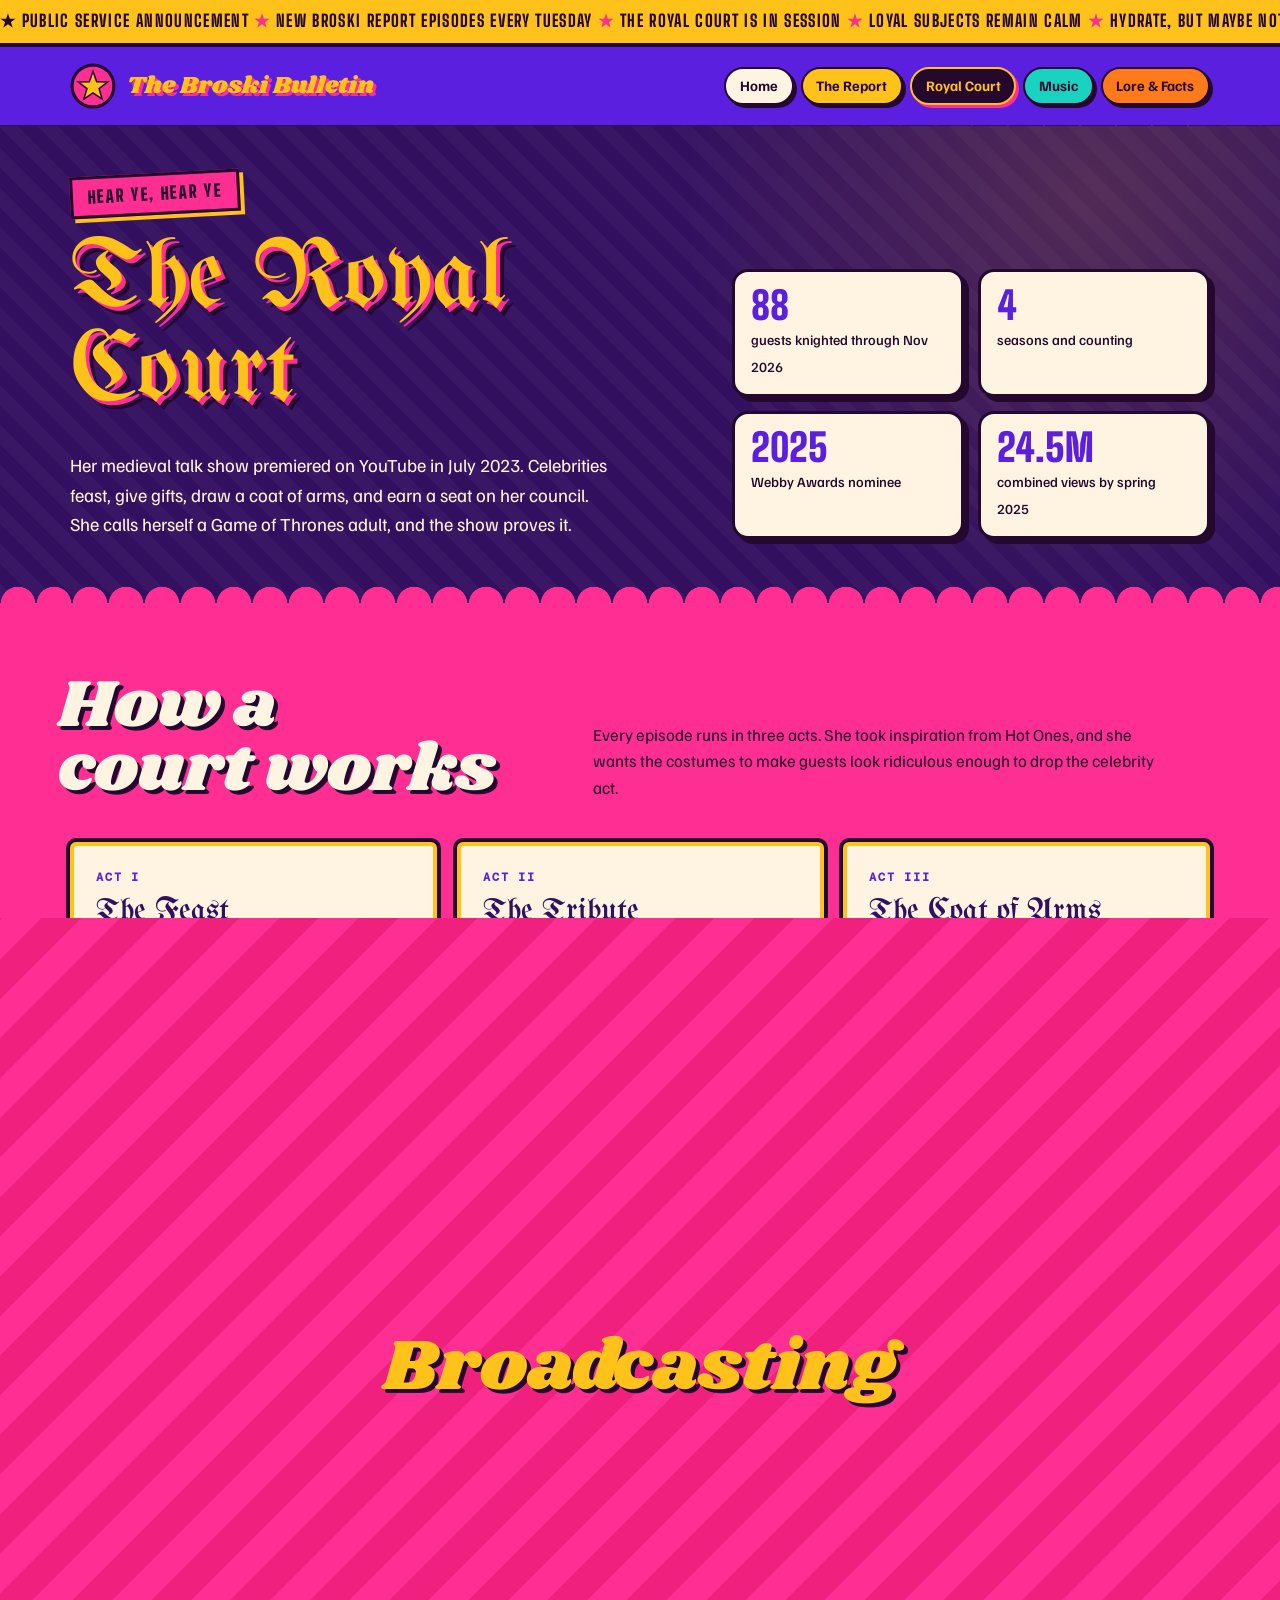
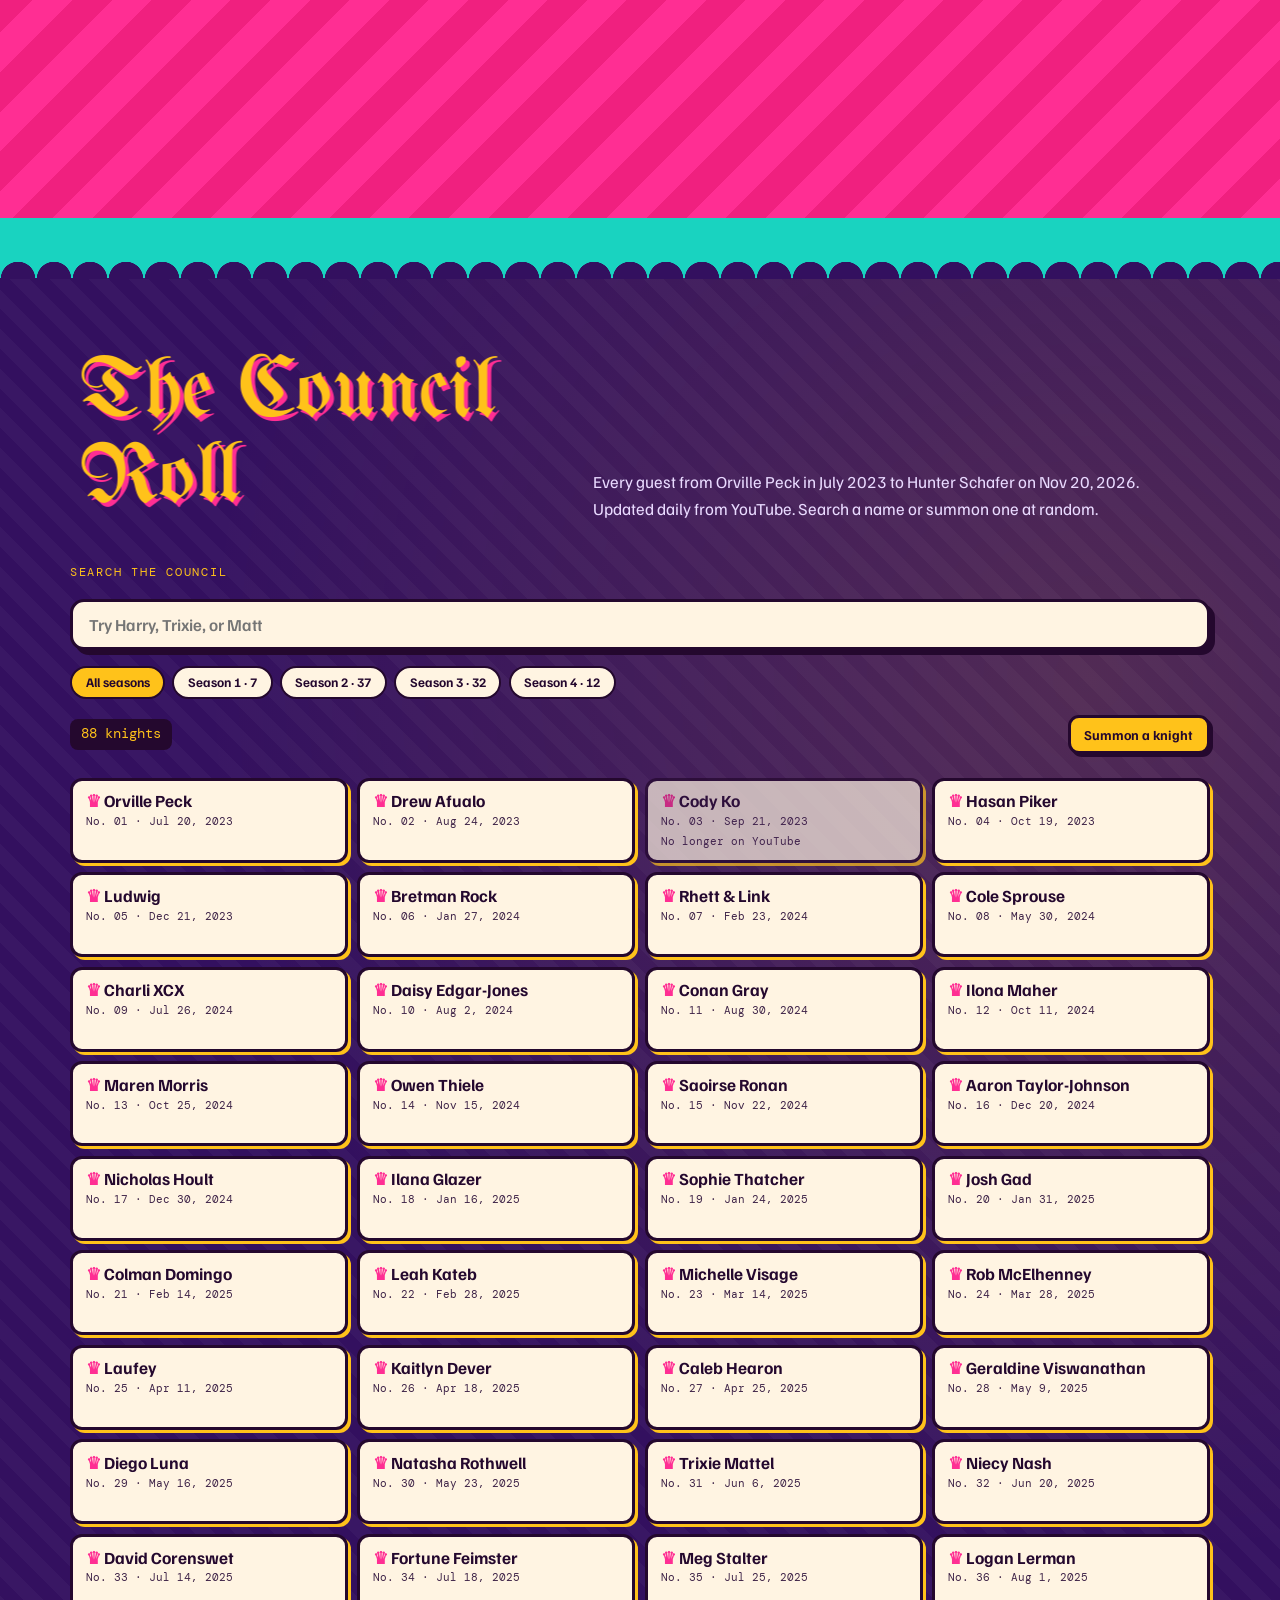
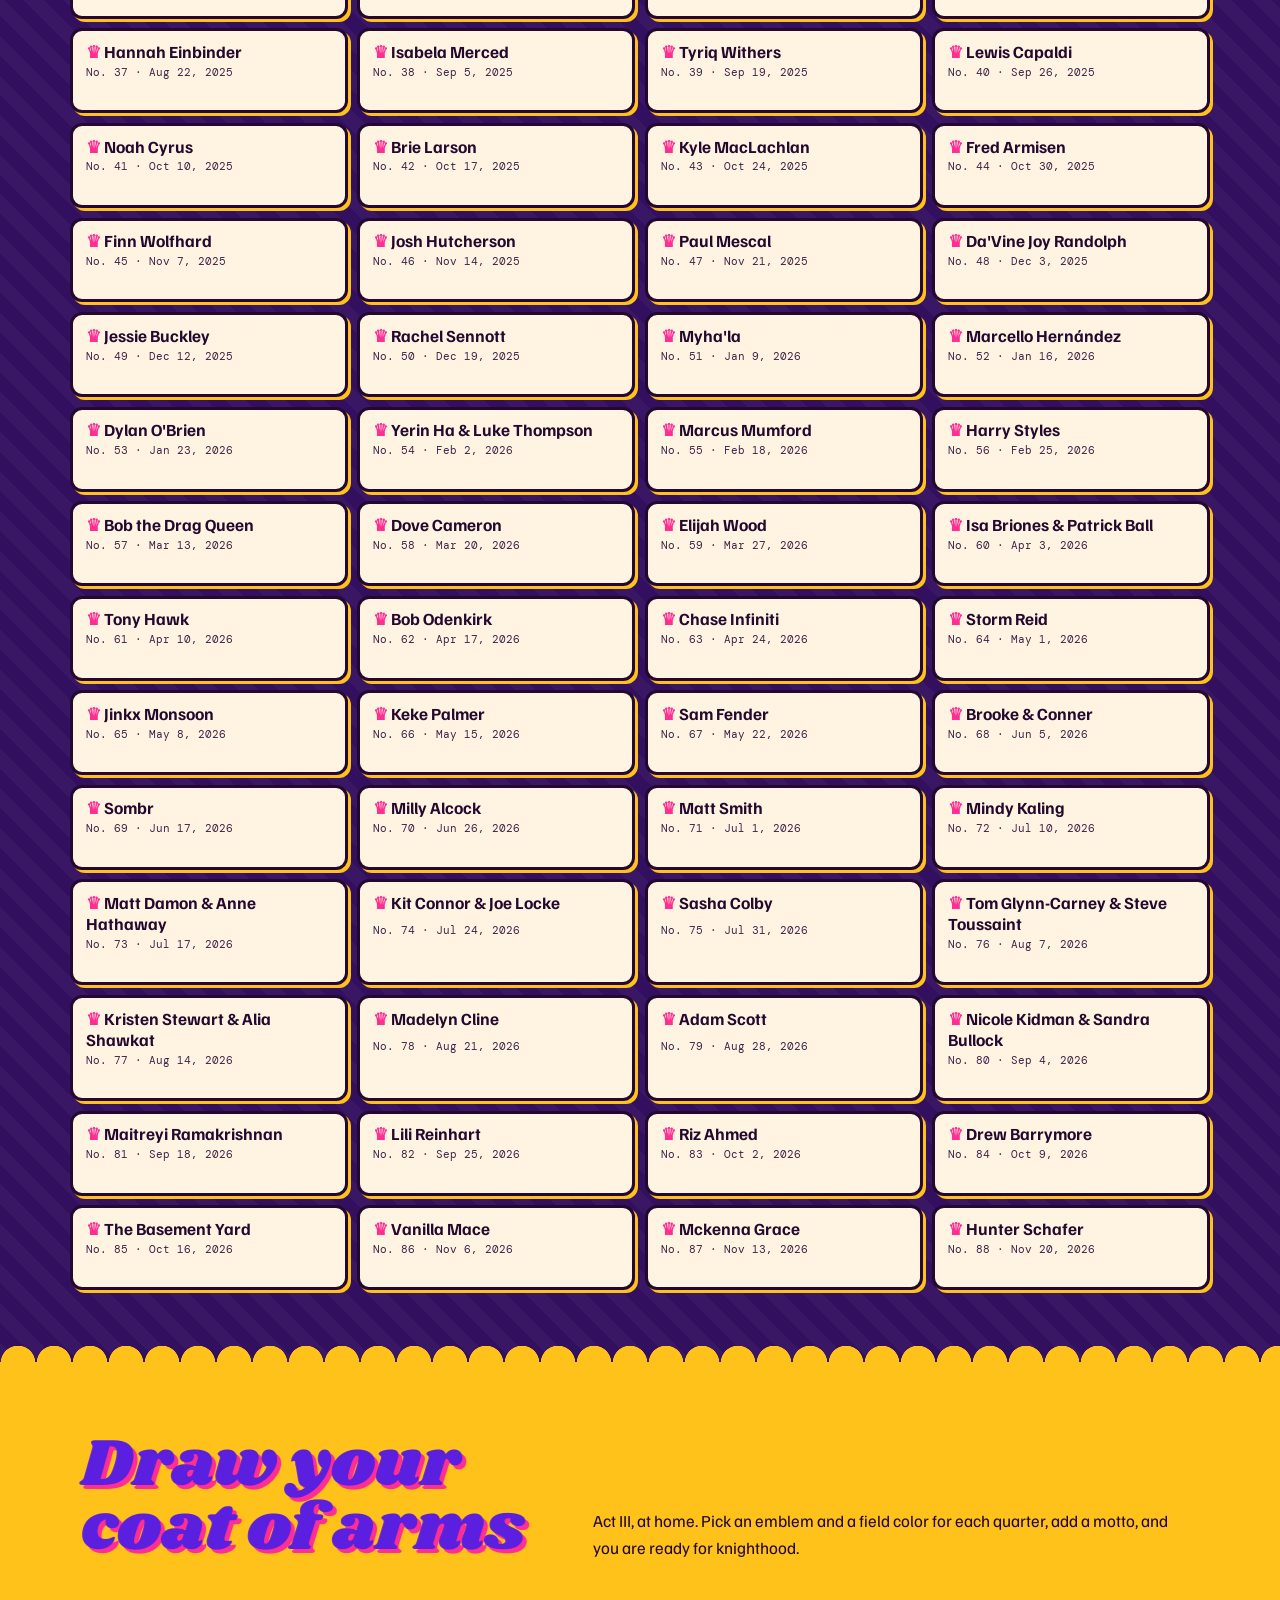
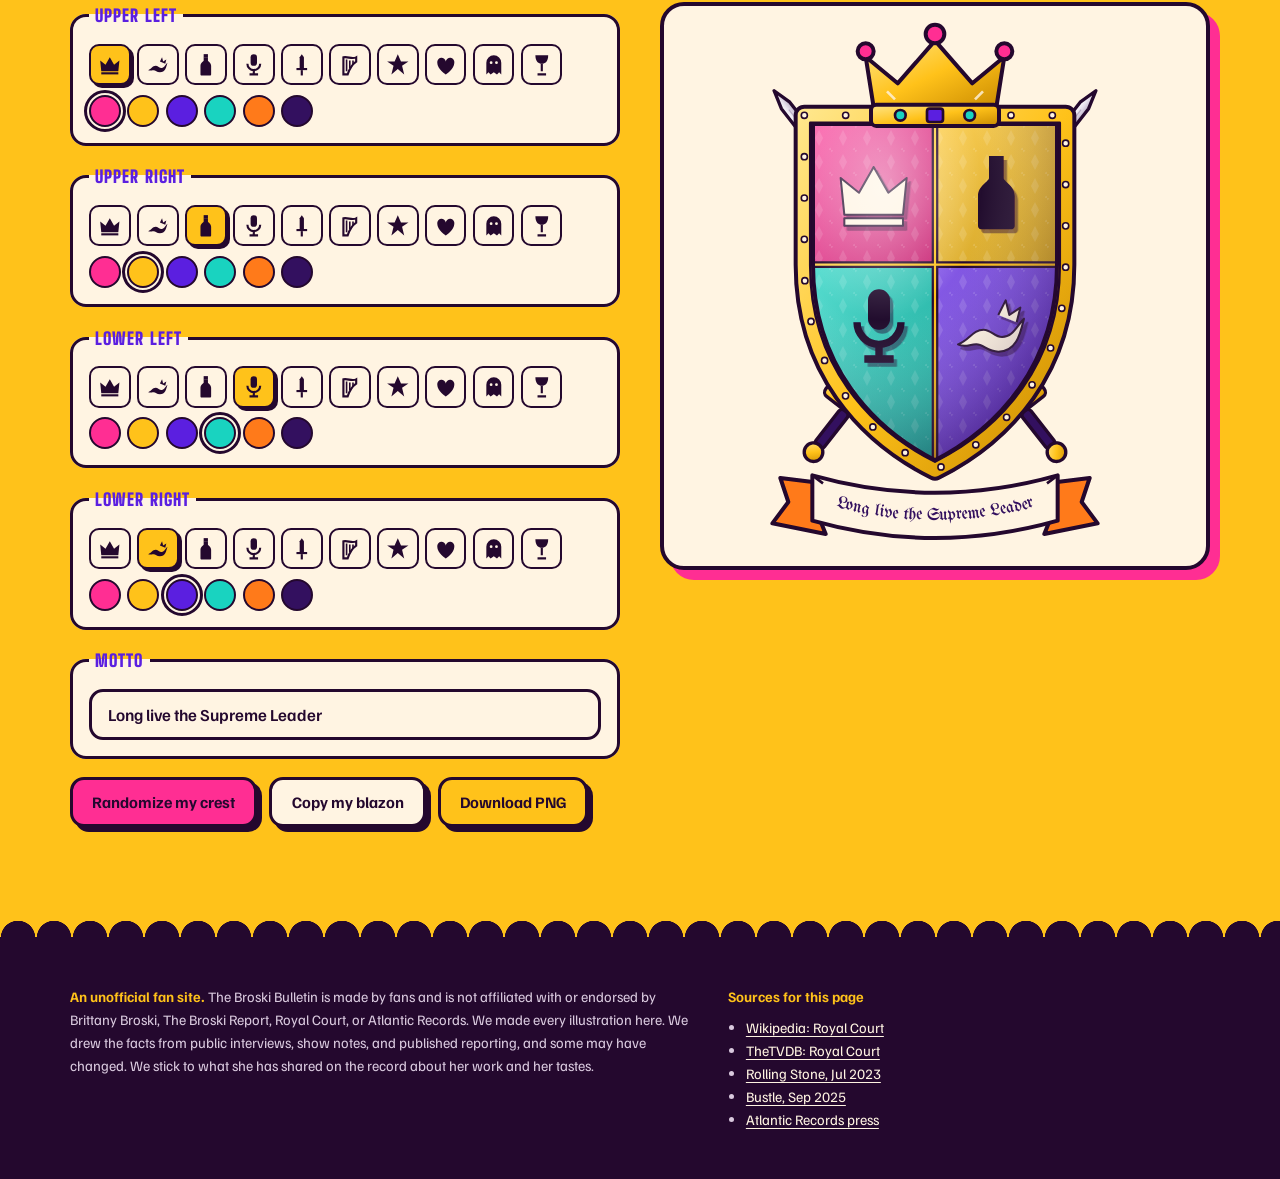
<file: court.html>
<!doctype html>
<html lang="en">
<head>
<meta charset="utf-8">
<meta name="viewport" content="width=device-width, initial-scale=1, viewport-fit=cover">
<title>Royal Court · Broski Bulletin</title>
<link rel="preconnect" href="https://fonts.googleapis.com"><link rel="preconnect" href="https://fonts.gstatic.com" crossorigin><link rel="stylesheet" href="https://fonts.googleapis.com/css2?family=Big+Shoulders+Display:wght@700;800;900&family=Familjen+Grotesk:ital,wght@0,400;0,500;0,700;1,400&family=DM+Mono:wght@400;500&family=UnifrakturMaguntia&family=Shrikhand&display=swap">
<link rel="stylesheet" href="styles.css">
</head>
<body>
<div class="ticker" aria-hidden="true"><div class="ticker-track"><span>★ Public service announcement <b>★</b> New Broski Report episodes every Tuesday <b>★</b> The Royal Court is in session <b>★</b> Loyal subjects remain calm <b>★</b> Hydrate, but maybe not with kombucha <b>★</b> Broski Nation thanks you for your service</span><span>★ Public service announcement <b>★</b> New Broski Report episodes every Tuesday <b>★</b> The Royal Court is in session <b>★</b> Loyal subjects remain calm <b>★</b> Hydrate, but maybe not with kombucha <b>★</b> Broski Nation thanks you for your service</span></div></div>
<header class="top" id="top">
  <div class="wrap">
    <a class="seal" href="index.html"><svg width="46" height="46" viewBox="0 0 44 44" aria-hidden="true"><circle cx="22" cy="22" r="20" fill="#FF2E93" stroke="#24082E" stroke-width="3"/><path d="M22 8 L25.5 18 L36 18.2 L27.8 24.5 L30.8 34.6 L22 28.6 L13.2 34.6 L16.2 24.5 L8 18.2 L18.5 18 Z" fill="#FFC21A" stroke="#24082E" stroke-width="1.5"/></svg>The Broski Bulletin</a>
    <nav class="nav" aria-label="Pages">
      <a href="index.html">Home</a>
      <a href="report.html">The Report</a>
      <a href="court.html" aria-current="page">Royal Court</a>
      <a href="music.html">Music</a>
      <a href="lore.html">Lore &amp; Facts</a>
    </nav>
  </div>
</header>
<main>
<section class="band b-court page-hero" aria-labelledby="page-title">
  <div class="wrap">
    <div>
      <span class="kicker">Hear ye, hear ye</span>
      <h1 id="page-title">The Royal Court</h1>
      <p class="lede">Her medieval talk show premiered on YouTube in July 2023. Celebrities feast, give gifts, draw a coat of arms, and earn a seat on her council. She calls herself a Game of Thrones adult, and the show proves it.</p>
    </div>
    <div class="hero-stats"><div><b>88</b><span>guests knighted through Nov 2026</span></div><div><b>4</b><span>seasons and counting</span></div><div><b>2025</b><span>Webby Awards nominee</span></div><div><b>24.5M</b><span>combined views by spring 2025</span></div></div>
  </div>
</section>

<section class="band b-pink" aria-labelledby="acts-title">
  <div class="wrap">
    <div class="sec-head"><h2 id="acts-title">How a court works</h2><p>Every episode runs in three acts. She took inspiration from Hot Ones, and she wants the costumes to make guests look ridiculous enough to drop the celebrity act.</p></div>
    <div class="acts">
      <article class="act"><span class="eyebrow">Act I</span><h3>The Feast</h3><p>The guest dresses the part in a cape and hat, eats from the royal table, drinks from a goblet, and fields funny and personal questions.</p></article>
      <article class="act"><span class="eyebrow">Act II</span><h3>The Tribute</h3><p>The guest presents a gift to the crown, and the two of them talk it through on air.</p></article>
      <article class="act"><span class="eyebrow">Act III</span><h3>The Coat of Arms</h3><p>The guest draws a four-part coat of arms while answering the emotional questions. Then she knights them onto her council.</p></article>
    </div>
  </div>
</section>

<section class="band b-teal" id="watch-court" aria-labelledby="wc-title">
  <div class="wrap">
    <div class="sec-head"><h2 id="wc-title">Hold court</h2><p>The official Royal Court playlist, every episode in one place. Press play and let the council run.</p></div>
    <div class="playlist stage" data-list="PLihu86dj4FRMiSutkdLJJhqg7zSeTvo6U" data-variant="court"><button class="yt pl-yt pl-court" type="button" data-list="PLihu86dj4FRMiSutkdLJJhqg7zSeTvo6U" aria-label="Play the Royal Court playlist"><span class="pl-icon pl-crown" aria-hidden="true">♛</span><span class="play" aria-hidden="true"></span><span class="pl-label">Play the full court</span></button><p class="pl-now" hidden></p><p class="pl-note">Plays here through YouTube. Pick any episode below to load it into this player. Prefer the app? <a href="https://www.youtube.com/playlist?list=PLihu86dj4FRMiSutkdLJJhqg7zSeTvo6U" target="_blank" rel="noopener">Open the playlist on YouTube ↗</a></p></div>
  </div>
</section>

<section class="band b-court" id="roll" aria-labelledby="roll-title">
  <div class="wrap">
    <div class="sec-head"><h2 id="roll-title">The Council Roll</h2><p>Every guest from Orville Peck in July 2023 to Hunter Schafer on Nov 20, 2026. Updated daily from YouTube. Search a name or summon one at random.</p></div>
    <div class="tools">
      <label class="eyebrow" for="g-search" style="color:#FFC21A">Search the council</label>
      <input class="search" id="g-search" type="search" placeholder="Try Harry, Trixie, or Matt" autocomplete="off">
      <div class="chips" role="group" aria-label="Filter by season"><button class="chip" type="button" data-cs="all" aria-pressed="true">All seasons</button><button class="chip" type="button" data-cs="1" aria-pressed="false">Season 1 · 7</button><button class="chip" type="button" data-cs="2" aria-pressed="false">Season 2 · 37</button><button class="chip" type="button" data-cs="3" aria-pressed="false">Season 3 · 32</button><button class="chip" type="button" data-cs="4" aria-pressed="false">Season 4 · 12</button></div>
      <div class="tools-row"><span class="count" id="g-count" aria-live="polite">88 knights</span><button class="btn gold small" id="g-random" type="button">Summon a knight</button></div>
    </div>
    <div class="roll-grid" id="roll-list">
      <button class="guest" type="button" id="knight-01" data-s="1" data-n="orville peck" data-vid="fV70vvbaktk" data-title="Royal Court: Orville Peck"><b>Orville Peck</b><span>No. 01 · Jul 20, 2023</span><em>▶ Play in the court</em></button>
      <button class="guest" type="button" id="knight-02" data-s="1" data-n="drew afualo" data-vid="s-8rWY9KZNY" data-title="Royal Court: Drew Afualo"><b>Drew Afualo</b><span>No. 02 · Aug 24, 2023</span><em>▶ Play in the court</em></button>
      <div class="guest gone" id="knight-03" data-s="1" data-n="cody ko"><b>Cody Ko</b><span>No. 03 · Sep 21, 2023</span><em>No longer on YouTube</em></div>
      <button class="guest" type="button" id="knight-04" data-s="1" data-n="hasan piker" data-vid="adirfoaPacc" data-title="Royal Court: Hasan Piker"><b>Hasan Piker</b><span>No. 04 · Oct 19, 2023</span><em>▶ Play in the court</em></button>
      <button class="guest" type="button" id="knight-05" data-s="1" data-n="ludwig" data-vid="oF1NpILWGhg" data-title="Royal Court: Ludwig"><b>Ludwig</b><span>No. 05 · Dec 21, 2023</span><em>▶ Play in the court</em></button>
      <button class="guest" type="button" id="knight-06" data-s="1" data-n="bretman rock" data-vid="0dn3V-PjU5I" data-title="Royal Court: Bretman Rock"><b>Bretman Rock</b><span>No. 06 · Jan 27, 2024</span><em>▶ Play in the court</em></button>
      <button class="guest" type="button" id="knight-07" data-s="1" data-n="rhett &amp; link" data-vid="HYHS8vIPZgQ" data-title="Royal Court: Rhett &amp; Link"><b>Rhett &amp; Link</b><span>No. 07 · Feb 23, 2024</span><em>▶ Play in the court</em></button>
      <button class="guest" type="button" id="knight-08" data-s="2" data-n="cole sprouse" data-vid="-iks8pJUv7E" data-title="Royal Court: Cole Sprouse"><b>Cole Sprouse</b><span>No. 08 · May 30, 2024</span><em>▶ Play in the court</em></button>
      <button class="guest" type="button" id="knight-09" data-s="2" data-n="charli xcx" data-vid="digzsDLaNOI" data-title="Royal Court: Charli XCX"><b>Charli XCX</b><span>No. 09 · Jul 26, 2024</span><em>▶ Play in the court</em></button>
      <button class="guest" type="button" id="knight-10" data-s="2" data-n="daisy edgar-jones" data-vid="FLEoDN6V2lo" data-title="Royal Court: Daisy Edgar-Jones"><b>Daisy Edgar-Jones</b><span>No. 10 · Aug 2, 2024</span><em>▶ Play in the court</em></button>
      <button class="guest" type="button" id="knight-11" data-s="2" data-n="conan gray" data-vid="x6bXsiDtYsY" data-title="Royal Court: Conan Gray"><b>Conan Gray</b><span>No. 11 · Aug 30, 2024</span><em>▶ Play in the court</em></button>
      <button class="guest" type="button" id="knight-12" data-s="2" data-n="ilona maher" data-vid="4u4KzBas7ZE" data-title="Royal Court: Ilona Maher"><b>Ilona Maher</b><span>No. 12 · Oct 11, 2024</span><em>▶ Play in the court</em></button>
      <button class="guest" type="button" id="knight-13" data-s="2" data-n="maren morris" data-vid="EG4ba0Igsf8" data-title="Royal Court: Maren Morris"><b>Maren Morris</b><span>No. 13 · Oct 25, 2024</span><em>▶ Play in the court</em></button>
      <button class="guest" type="button" id="knight-14" data-s="2" data-n="owen thiele" data-vid="AVlTqJifTgk" data-title="Royal Court: Owen Thiele"><b>Owen Thiele</b><span>No. 14 · Nov 15, 2024</span><em>▶ Play in the court</em></button>
      <button class="guest" type="button" id="knight-15" data-s="2" data-n="saoirse ronan" data-vid="PHTHdVK3JXM" data-title="Royal Court: Saoirse Ronan"><b>Saoirse Ronan</b><span>No. 15 · Nov 22, 2024</span><em>▶ Play in the court</em></button>
      <button class="guest" type="button" id="knight-16" data-s="2" data-n="aaron taylor-johnson" data-vid="9cHHK_ypNZw" data-title="Royal Court: Aaron Taylor-Johnson"><b>Aaron Taylor-Johnson</b><span>No. 16 · Dec 20, 2024</span><em>▶ Play in the court</em></button>
      <button class="guest" type="button" id="knight-17" data-s="2" data-n="nicholas hoult" data-vid="DfNcgzfg80s" data-title="Royal Court: Nicholas Hoult"><b>Nicholas Hoult</b><span>No. 17 · Dec 30, 2024</span><em>▶ Play in the court</em></button>
      <button class="guest" type="button" id="knight-18" data-s="2" data-n="ilana glazer" data-vid="cZEvDNVQgx0" data-title="Royal Court: Ilana Glazer"><b>Ilana Glazer</b><span>No. 18 · Jan 16, 2025</span><em>▶ Play in the court</em></button>
      <button class="guest" type="button" id="knight-19" data-s="2" data-n="sophie thatcher" data-vid="rtM6IstvooA" data-title="Royal Court: Sophie Thatcher"><b>Sophie Thatcher</b><span>No. 19 · Jan 24, 2025</span><em>▶ Play in the court</em></button>
      <button class="guest" type="button" id="knight-20" data-s="2" data-n="josh gad" data-vid="oa-iLXCTwtQ" data-title="Royal Court: Josh Gad"><b>Josh Gad</b><span>No. 20 · Jan 31, 2025</span><em>▶ Play in the court</em></button>
      <button class="guest" type="button" id="knight-21" data-s="2" data-n="colman domingo" data-vid="YT8e1mCeVMw" data-title="Royal Court: Colman Domingo"><b>Colman Domingo</b><span>No. 21 · Feb 14, 2025</span><em>▶ Play in the court</em></button>
      <button class="guest" type="button" id="knight-22" data-s="2" data-n="leah kateb" data-vid="DQCvuD04zIQ" data-title="Royal Court: Leah Kateb"><b>Leah Kateb</b><span>No. 22 · Feb 28, 2025</span><em>▶ Play in the court</em></button>
      <button class="guest" type="button" id="knight-23" data-s="2" data-n="michelle visage" data-vid="0R6yqx0B-6E" data-title="Royal Court: Michelle Visage"><b>Michelle Visage</b><span>No. 23 · Mar 14, 2025</span><em>▶ Play in the court</em></button>
      <button class="guest" type="button" id="knight-24" data-s="2" data-n="rob mcelhenney" data-vid="98WbNzYhYnU" data-title="Royal Court: Rob McElhenney"><b>Rob McElhenney</b><span>No. 24 · Mar 28, 2025</span><em>▶ Play in the court</em></button>
      <button class="guest" type="button" id="knight-25" data-s="2" data-n="laufey" data-vid="EOOKRYXw5ks" data-title="Royal Court: Laufey"><b>Laufey</b><span>No. 25 · Apr 11, 2025</span><em>▶ Play in the court</em></button>
      <button class="guest" type="button" id="knight-26" data-s="2" data-n="kaitlyn dever" data-vid="o1txVUDzhD0" data-title="Royal Court: Kaitlyn Dever"><b>Kaitlyn Dever</b><span>No. 26 · Apr 18, 2025</span><em>▶ Play in the court</em></button>
      <button class="guest" type="button" id="knight-27" data-s="2" data-n="caleb hearon" data-vid="6tNWYBV4xoM" data-title="Royal Court: Caleb Hearon"><b>Caleb Hearon</b><span>No. 27 · Apr 25, 2025</span><em>▶ Play in the court</em></button>
      <button class="guest" type="button" id="knight-28" data-s="2" data-n="geraldine viswanathan" data-vid="ZeoNuYuSGVY" data-title="Royal Court: Geraldine Viswanathan"><b>Geraldine Viswanathan</b><span>No. 28 · May 9, 2025</span><em>▶ Play in the court</em></button>
      <button class="guest" type="button" id="knight-29" data-s="2" data-n="diego luna" data-vid="CaMN7lbHevs" data-title="Royal Court: Diego Luna"><b>Diego Luna</b><span>No. 29 · May 16, 2025</span><em>▶ Play in the court</em></button>
      <button class="guest" type="button" id="knight-30" data-s="2" data-n="natasha rothwell" data-vid="2E7WGltkY3o" data-title="Royal Court: Natasha Rothwell"><b>Natasha Rothwell</b><span>No. 30 · May 23, 2025</span><em>▶ Play in the court</em></button>
      <button class="guest" type="button" id="knight-31" data-s="2" data-n="trixie mattel" data-vid="4_oLkEiO7ks" data-title="Royal Court: Trixie Mattel"><b>Trixie Mattel</b><span>No. 31 · Jun 6, 2025</span><em>▶ Play in the court</em></button>
      <button class="guest" type="button" id="knight-32" data-s="2" data-n="niecy nash" data-vid="9RvqhC-mcOw" data-title="Royal Court: Niecy Nash"><b>Niecy Nash</b><span>No. 32 · Jun 20, 2025</span><em>▶ Play in the court</em></button>
      <button class="guest" type="button" id="knight-33" data-s="2" data-n="david corenswet" data-vid="HSkxQslmZ8Q" data-title="Royal Court: David Corenswet"><b>David Corenswet</b><span>No. 33 · Jul 14, 2025</span><em>▶ Play in the court</em></button>
      <button class="guest" type="button" id="knight-34" data-s="2" data-n="fortune feimster" data-vid="CzJh-35rS60" data-title="Royal Court: Fortune Feimster"><b>Fortune Feimster</b><span>No. 34 · Jul 18, 2025</span><em>▶ Play in the court</em></button>
      <button class="guest" type="button" id="knight-35" data-s="2" data-n="meg stalter" data-vid="cTwMxhx8jP0" data-title="Royal Court: Meg Stalter"><b>Meg Stalter</b><span>No. 35 · Jul 25, 2025</span><em>▶ Play in the court</em></button>
      <button class="guest" type="button" id="knight-36" data-s="2" data-n="logan lerman" data-vid="xcJBPqEaLYc" data-title="Royal Court: Logan Lerman"><b>Logan Lerman</b><span>No. 36 · Aug 1, 2025</span><em>▶ Play in the court</em></button>
      <button class="guest" type="button" id="knight-37" data-s="2" data-n="hannah einbinder" data-vid="ypTsVPomfOc" data-title="Royal Court: Hannah Einbinder"><b>Hannah Einbinder</b><span>No. 37 · Aug 22, 2025</span><em>▶ Play in the court</em></button>
      <button class="guest" type="button" id="knight-38" data-s="2" data-n="isabela merced" data-vid="nbY4zdliKuA" data-title="Royal Court: Isabela Merced"><b>Isabela Merced</b><span>No. 38 · Sep 5, 2025</span><em>▶ Play in the court</em></button>
      <button class="guest" type="button" id="knight-39" data-s="2" data-n="tyriq withers" data-vid="HVyvXZMtGis" data-title="Royal Court: Tyriq Withers"><b>Tyriq Withers</b><span>No. 39 · Sep 19, 2025</span><em>▶ Play in the court</em></button>
      <button class="guest" type="button" id="knight-40" data-s="2" data-n="lewis capaldi" data-vid="gWUYhW1h7uU" data-title="Royal Court: Lewis Capaldi"><b>Lewis Capaldi</b><span>No. 40 · Sep 26, 2025</span><em>▶ Play in the court</em></button>
      <button class="guest" type="button" id="knight-41" data-s="2" data-n="noah cyrus" data-vid="sH0AILbpY0Y" data-title="Royal Court: Noah Cyrus"><b>Noah Cyrus</b><span>No. 41 · Oct 10, 2025</span><em>▶ Play in the court</em></button>
      <button class="guest" type="button" id="knight-42" data-s="2" data-n="brie larson" data-vid="RiplOo4Cz3E" data-title="Royal Court: Brie Larson"><b>Brie Larson</b><span>No. 42 · Oct 17, 2025</span><em>▶ Play in the court</em></button>
      <button class="guest" type="button" id="knight-43" data-s="2" data-n="kyle maclachlan" data-vid="fTXvdLjWgLw" data-title="Royal Court: Kyle MacLachlan"><b>Kyle MacLachlan</b><span>No. 43 · Oct 24, 2025</span><em>▶ Play in the court</em></button>
      <button class="guest" type="button" id="knight-44" data-s="2" data-n="fred armisen" data-vid="Y3OFomGGO1A" data-title="Royal Court: Fred Armisen"><b>Fred Armisen</b><span>No. 44 · Oct 30, 2025</span><em>▶ Play in the court</em></button>
      <button class="guest" type="button" id="knight-45" data-s="3" data-n="finn wolfhard" data-vid="MsFpMz5H3-M" data-title="Royal Court: Finn Wolfhard"><b>Finn Wolfhard</b><span>No. 45 · Nov 7, 2025</span><em>▶ Play in the court</em></button>
      <button class="guest" type="button" id="knight-46" data-s="3" data-n="josh hutcherson" data-vid="V5GCCiQwQJQ" data-title="Royal Court: Josh Hutcherson"><b>Josh Hutcherson</b><span>No. 46 · Nov 14, 2025</span><em>▶ Play in the court</em></button>
      <button class="guest" type="button" id="knight-47" data-s="3" data-n="paul mescal" data-vid="MdtR0hK5R0I" data-title="Royal Court: Paul Mescal"><b>Paul Mescal</b><span>No. 47 · Nov 21, 2025</span><em>▶ Play in the court</em></button>
      <button class="guest" type="button" id="knight-48" data-s="3" data-n="da&#x27;vine joy randolph" data-vid="T6dyHb39XsU" data-title="Royal Court: Da&#x27;Vine Joy Randolph"><b>Da&#x27;Vine Joy Randolph</b><span>No. 48 · Dec 3, 2025</span><em>▶ Play in the court</em></button>
      <button class="guest" type="button" id="knight-49" data-s="3" data-n="jessie buckley" data-vid="laPRoJM1piA" data-title="Royal Court: Jessie Buckley"><b>Jessie Buckley</b><span>No. 49 · Dec 12, 2025</span><em>▶ Play in the court</em></button>
      <button class="guest" type="button" id="knight-50" data-s="3" data-n="rachel sennott" data-vid="HZnwic9-oTk" data-title="Royal Court: Rachel Sennott"><b>Rachel Sennott</b><span>No. 50 · Dec 19, 2025</span><em>▶ Play in the court</em></button>
      <button class="guest" type="button" id="knight-51" data-s="3" data-n="myha&#x27;la" data-vid="ZX1fD_rtOaY" data-title="Royal Court: Myha&#x27;la"><b>Myha&#x27;la</b><span>No. 51 · Jan 9, 2026</span><em>▶ Play in the court</em></button>
      <button class="guest" type="button" id="knight-52" data-s="3" data-n="marcello hernández" data-vid="vt3AW9stvpg" data-title="Royal Court: Marcello Hernández"><b>Marcello Hernández</b><span>No. 52 · Jan 16, 2026</span><em>▶ Play in the court</em></button>
      <button class="guest" type="button" id="knight-53" data-s="3" data-n="dylan o&#x27;brien" data-vid="HFLsqG6Umn0" data-title="Royal Court: Dylan O&#x27;Brien"><b>Dylan O&#x27;Brien</b><span>No. 53 · Jan 23, 2026</span><em>▶ Play in the court</em></button>
      <button class="guest" type="button" id="knight-54" data-s="3" data-n="yerin ha &amp; luke thompson" data-vid="9gRIO_P7utw" data-title="Royal Court: Yerin Ha &amp; Luke Thompson"><b>Yerin Ha &amp; Luke Thompson</b><span>No. 54 · Feb 2, 2026</span><em>▶ Play in the court</em></button>
      <button class="guest" type="button" id="knight-55" data-s="3" data-n="marcus mumford" data-vid="Yv-r79zWPPA" data-title="Royal Court: Marcus Mumford"><b>Marcus Mumford</b><span>No. 55 · Feb 18, 2026</span><em>▶ Play in the court</em></button>
      <button class="guest" type="button" id="knight-56" data-s="3" data-n="harry styles" data-vid="oVVkmPxGtz8" data-title="Royal Court: Harry Styles"><b>Harry Styles</b><span>No. 56 · Feb 25, 2026</span><em>▶ Play in the court</em></button>
      <button class="guest" type="button" id="knight-57" data-s="3" data-n="bob the drag queen" data-vid="GQL-T7LR8YU" data-title="Royal Court: Bob the Drag Queen"><b>Bob the Drag Queen</b><span>No. 57 · Mar 13, 2026</span><em>▶ Play in the court</em></button>
      <button class="guest" type="button" id="knight-58" data-s="3" data-n="dove cameron" data-vid="31OeWxIAr5s" data-title="Royal Court: Dove Cameron"><b>Dove Cameron</b><span>No. 58 · Mar 20, 2026</span><em>▶ Play in the court</em></button>
      <button class="guest" type="button" id="knight-59" data-s="3" data-n="elijah wood" data-vid="kMhEDvAyH8c" data-title="Royal Court: Elijah Wood"><b>Elijah Wood</b><span>No. 59 · Mar 27, 2026</span><em>▶ Play in the court</em></button>
      <button class="guest" type="button" id="knight-60" data-s="3" data-n="isa briones &amp; patrick ball" data-vid="l9AKB-uT34w" data-title="Royal Court: Isa Briones &amp; Patrick Ball"><b>Isa Briones &amp; Patrick Ball</b><span>No. 60 · Apr 3, 2026</span><em>▶ Play in the court</em></button>
      <button class="guest" type="button" id="knight-61" data-s="3" data-n="tony hawk" data-vid="RroXmbCfyGU" data-title="Royal Court: Tony Hawk"><b>Tony Hawk</b><span>No. 61 · Apr 10, 2026</span><em>▶ Play in the court</em></button>
      <button class="guest" type="button" id="knight-62" data-s="3" data-n="bob odenkirk" data-vid="4sQKOZrKOqI" data-title="Royal Court: Bob Odenkirk"><b>Bob Odenkirk</b><span>No. 62 · Apr 17, 2026</span><em>▶ Play in the court</em></button>
      <button class="guest" type="button" id="knight-63" data-s="3" data-n="chase infiniti" data-vid="-nMdFYamG0Y" data-title="Royal Court: Chase Infiniti"><b>Chase Infiniti</b><span>No. 63 · Apr 24, 2026</span><em>▶ Play in the court</em></button>
      <button class="guest" type="button" id="knight-64" data-s="3" data-n="storm reid" data-vid="tJ_x7J7PV20" data-title="Royal Court: Storm Reid"><b>Storm Reid</b><span>No. 64 · May 1, 2026</span><em>▶ Play in the court</em></button>
      <button class="guest" type="button" id="knight-65" data-s="3" data-n="jinkx monsoon" data-vid="lsdSTFDOHKQ" data-title="Royal Court: Jinkx Monsoon"><b>Jinkx Monsoon</b><span>No. 65 · May 8, 2026</span><em>▶ Play in the court</em></button>
      <button class="guest" type="button" id="knight-66" data-s="3" data-n="keke palmer" data-vid="XswPeqr3lyQ" data-title="Royal Court: Keke Palmer"><b>Keke Palmer</b><span>No. 66 · May 15, 2026</span><em>▶ Play in the court</em></button>
      <button class="guest" type="button" id="knight-67" data-s="3" data-n="sam fender" data-vid="oEqzpe45l4M" data-title="Royal Court: Sam Fender"><b>Sam Fender</b><span>No. 67 · May 22, 2026</span><em>▶ Play in the court</em></button>
      <button class="guest" type="button" id="knight-68" data-s="3" data-n="brooke &amp; conner" data-vid="Fg3Ll7n-gbQ" data-title="Royal Court: Brooke &amp; Conner"><b>Brooke &amp; Conner</b><span>No. 68 · Jun 5, 2026</span><em>▶ Play in the court</em></button>
      <button class="guest" type="button" id="knight-69" data-s="3" data-n="sombr" data-vid="xUPuR25faLw" data-title="Royal Court: Sombr"><b>Sombr</b><span>No. 69 · Jun 17, 2026</span><em>▶ Play in the court</em></button>
      <button class="guest" type="button" id="knight-70" data-s="3" data-n="milly alcock" data-vid="T_eaN34_wjY" data-title="Royal Court: Milly Alcock"><b>Milly Alcock</b><span>No. 70 · Jun 26, 2026</span><em>▶ Play in the court</em></button>
      <button class="guest" type="button" id="knight-71" data-s="3" data-n="matt smith" data-vid="ThPQqEyllxg" data-title="Royal Court: Matt Smith"><b>Matt Smith</b><span>No. 71 · Jul 1, 2026</span><em>▶ Play in the court</em></button>
      <button class="guest" type="button" id="knight-72" data-s="3" data-n="mindy kaling" data-vid="-mq1nyyBlz8" data-title="Royal Court: Mindy Kaling"><b>Mindy Kaling</b><span>No. 72 · Jul 10, 2026</span><em>▶ Play in the court</em></button>
      <button class="guest" type="button" id="knight-73" data-s="3" data-n="matt damon &amp; anne hathaway" data-vid="40A0xGEPfcU" data-title="Royal Court: Matt Damon &amp; Anne Hathaway"><b>Matt Damon &amp; Anne Hathaway</b><span>No. 73 · Jul 17, 2026</span><em>▶ Play in the court</em></button>
      <button class="guest" type="button" id="knight-74" data-s="3" data-n="kit connor &amp; joe locke" data-vid="Ir_uqB2GBaU" data-title="Royal Court: Kit Connor &amp; Joe Locke"><b>Kit Connor &amp; Joe Locke</b><span>No. 74 · Jul 24, 2026</span><em>▶ Play in the court</em></button>
      <button class="guest" type="button" id="knight-75" data-s="3" data-n="sasha colby" data-vid="h0k3V0G_Isc" data-title="Royal Court: Sasha Colby"><b>Sasha Colby</b><span>No. 75 · Jul 31, 2026</span><em>▶ Play in the court</em></button>
      <button class="guest" type="button" id="knight-76" data-s="3" data-n="tom glynn-carney &amp; steve toussaint" data-vid="Dcb6U7R8h9U" data-title="Royal Court: Tom Glynn-Carney &amp; Steve Toussaint"><b>Tom Glynn-Carney &amp; Steve Toussaint</b><span>No. 76 · Aug 7, 2026</span><em>▶ Play in the court</em></button>
      <button class="guest" type="button" id="knight-77" data-s="4" data-n="kristen stewart &amp; alia shawkat" data-vid="bHk20C33r_c" data-title="Royal Court: Kristen Stewart &amp; Alia Shawkat"><b>Kristen Stewart &amp; Alia Shawkat</b><span>No. 77 · Aug 14, 2026</span><em>▶ Play in the court</em></button>
      <button class="guest" type="button" id="knight-78" data-s="4" data-n="madelyn cline" data-vid="LGaD7BiMjkU" data-title="Royal Court: Madelyn Cline"><b>Madelyn Cline</b><span>No. 78 · Aug 21, 2026</span><em>▶ Play in the court</em></button>
      <button class="guest" type="button" id="knight-79" data-s="4" data-n="adam scott" data-vid="rIckrYV0I74" data-title="Royal Court: Adam Scott"><b>Adam Scott</b><span>No. 79 · Aug 28, 2026</span><em>▶ Play in the court</em></button>
      <button class="guest" type="button" id="knight-80" data-s="4" data-n="nicole kidman &amp; sandra bullock" data-vid="y77uXYXhr2o" data-title="Royal Court: Nicole Kidman &amp; Sandra Bullock"><b>Nicole Kidman &amp; Sandra Bullock</b><span>No. 80 · Sep 4, 2026</span><em>▶ Play in the court</em></button>
      <button class="guest" type="button" id="knight-81" data-s="4" data-n="maitreyi ramakrishnan" data-vid="79agJoI8wEQ" data-title="Royal Court: Maitreyi Ramakrishnan"><b>Maitreyi Ramakrishnan</b><span>No. 81 · Sep 18, 2026</span><em>▶ Play in the court</em></button>
      <button class="guest" type="button" id="knight-82" data-s="4" data-n="lili reinhart" data-vid="QVN00spv1xs" data-title="Royal Court: Lili Reinhart"><b>Lili Reinhart</b><span>No. 82 · Sep 25, 2026</span><em>▶ Play in the court</em></button>
      <button class="guest" type="button" id="knight-83" data-s="4" data-n="riz ahmed" data-vid="sJgef0-4w_8" data-title="Royal Court: Riz Ahmed"><b>Riz Ahmed</b><span>No. 83 · Oct 2, 2026</span><em>▶ Play in the court</em></button>
      <button class="guest" type="button" id="knight-84" data-s="4" data-n="drew barrymore" data-vid="dBirsdorumg" data-title="Royal Court: Drew Barrymore"><b>Drew Barrymore</b><span>No. 84 · Oct 9, 2026</span><em>▶ Play in the court</em></button>
      <button class="guest" type="button" id="knight-85" data-s="4" data-n="the basement yard" data-vid="hv8CsPah23w" data-title="Royal Court: The Basement Yard"><b>The Basement Yard</b><span>No. 85 · Oct 16, 2026</span><em>▶ Play in the court</em></button>
      <button class="guest" type="button" id="knight-86" data-s="4" data-n="vanilla mace" data-vid="H38uaz-0x_Q" data-title="Royal Court: Vanilla Mace"><b>Vanilla Mace</b><span>No. 86 · Nov 6, 2026</span><em>▶ Play in the court</em></button>
      <button class="guest" type="button" id="knight-87" data-s="4" data-n="mckenna grace" data-vid="75dLZ1BBSEk" data-title="Royal Court: Mckenna Grace"><b>Mckenna Grace</b><span>No. 87 · Nov 13, 2026</span><em>▶ Play in the court</em></button>
      <button class="guest" type="button" id="knight-88" data-s="4" data-n="hunter schafer" data-vid="BjLRJAAn3n8" data-title="Royal Court: Hunter Schafer"><b>Hunter Schafer</b><span>No. 88 · Nov 20, 2026</span><em>▶ Play in the court</em></button>
    </div>
    <p class="empty" id="g-empty" hidden>No knight by that name. Check the spelling, or they may not have been summoned yet.</p>
  </div>
</section>

<section class="band b-gold" id="arms" aria-labelledby="arms-title">
  <div class="wrap">
    <div class="sec-head"><h2 id="arms-title">Draw your coat of arms</h2><p>Act III, at home. Pick an emblem and a field color for each quarter, add a motto, and you are ready for knighthood.</p></div>
    <div class="arms">
      <div class="arms-controls">
        <fieldset><legend>Upper left</legend><div class="icon-row"><button class="icon-btn" type="button" data-q="0" data-icon="crown" aria-label="crown" aria-pressed="true"><svg viewBox="0 0 24 24" style="color:#24082E"><path d="M4 18h16l1-10-5 4-4-7-4 7-5-4z" fill="currentColor"/><rect x="4" y="19" width="16" height="2" fill="currentColor"/></svg></button><button class="icon-btn" type="button" data-q="0" data-icon="dragon" aria-label="dragon" aria-pressed="false"><svg viewBox="0 0 24 24" style="color:#24082E"><path d="M3 17c3-1 4-4 7-4 2 0 3 2 5 2 3 0 4-3 6-5-1 4-2 9-7 9-3 0-4-2-6-2-2 0-3 1-5 0z" fill="currentColor"/><path d="M14 9l2-4 1 4 3-2-1 4" fill="currentColor"/></svg></button><button class="icon-btn" type="button" data-q="0" data-icon="bottle" aria-label="bottle" aria-pressed="false"><svg viewBox="0 0 24 24" style="color:#24082E"><rect x="10" y="2" width="4" height="3" fill="currentColor"/><path d="M10 5h4v3c0 1 3 2 3 5v8c0 1-1 1-1 1H8s-1 0-1-1v-8c0-3 3-4 3-5z" fill="currentColor"/></svg></button><button class="icon-btn" type="button" data-q="0" data-icon="mic" aria-label="mic" aria-pressed="false"><svg viewBox="0 0 24 24" style="color:#24082E"><rect x="9" y="2" width="6" height="11" rx="3" fill="currentColor"/><path d="M6 11a6 6 0 0012 0M12 17v4M8 21h8" stroke="currentColor" stroke-width="2" fill="none"/></svg></button><button class="icon-btn" type="button" data-q="0" data-icon="sword" aria-label="sword" aria-pressed="false"><svg viewBox="0 0 24 24" style="color:#24082E"><path d="M12 2l2 3v10h-4V5z" fill="currentColor"/><rect x="7" y="15" width="10" height="2" fill="currentColor"/><rect x="11" y="17" width="2" height="5" fill="currentColor"/></svg></button><button class="icon-btn" type="button" data-q="0" data-icon="harp" aria-label="harp" aria-pressed="false"><svg viewBox="0 0 24 24" style="color:#24082E"><path d="M6 21V5c4-1 8 2 12 0v4c-3 2-6 6-8 12z" fill="none" stroke="currentColor" stroke-width="2"/><path d="M9 7v11M12 8v7M15 8v4" stroke="currentColor" stroke-width="1.5"/></svg></button><button class="icon-btn" type="button" data-q="0" data-icon="star" aria-label="star" aria-pressed="false"><svg viewBox="0 0 24 24" style="color:#24082E"><path d="M12 2l3 7h7l-6 4 2 8-6-5-6 5 2-8-6-4h7z" fill="currentColor"/></svg></button><button class="icon-btn" type="button" data-q="0" data-icon="heart" aria-label="heart" aria-pressed="false"><svg viewBox="0 0 24 24" style="color:#24082E"><path d="M12 21s-8-5-8-11a4 4 0 018-1 4 4 0 018 1c0 6-8 11-8 11z" fill="currentColor"/></svg></button><button class="icon-btn" type="button" data-q="0" data-icon="ghost" aria-label="ghost" aria-pressed="false"><svg viewBox="0 0 24 24" style="color:#24082E"><path d="M5 21V10a7 7 0 0114 0v11l-2-2-2 2-3-2-3 2-2-2z" fill="currentColor"/><circle cx="9.5" cy="10" r="1.3" fill="#FFF4E2"/><circle cx="14.5" cy="10" r="1.3" fill="#FFF4E2"/></svg></button><button class="icon-btn" type="button" data-q="0" data-icon="goblet" aria-label="goblet" aria-pressed="false"><svg viewBox="0 0 24 24" style="color:#24082E"><path d="M6 3h12c0 6-3 8-6 8s-6-2-6-8z" fill="currentColor"/><path d="M12 11v7M8 21h8" stroke="currentColor" stroke-width="2"/></svg></button></div><div class="swatches"><button class="swatch" type="button" data-q="0" data-color="#FF2E93" style="background:#FF2E93" aria-label="Field color #FF2E93" aria-pressed="true"></button><button class="swatch" type="button" data-q="0" data-color="#FFC21A" style="background:#FFC21A" aria-label="Field color #FFC21A" aria-pressed="false"></button><button class="swatch" type="button" data-q="0" data-color="#5B1FE0" style="background:#5B1FE0" aria-label="Field color #5B1FE0" aria-pressed="false"></button><button class="swatch" type="button" data-q="0" data-color="#19D3C0" style="background:#19D3C0" aria-label="Field color #19D3C0" aria-pressed="false"></button><button class="swatch" type="button" data-q="0" data-color="#FF7A1A" style="background:#FF7A1A" aria-label="Field color #FF7A1A" aria-pressed="false"></button><button class="swatch" type="button" data-q="0" data-color="#33105F" style="background:#33105F" aria-label="Field color #33105F" aria-pressed="false"></button></div></fieldset>
        <fieldset><legend>Upper right</legend><div class="icon-row"><button class="icon-btn" type="button" data-q="1" data-icon="crown" aria-label="crown" aria-pressed="false"><svg viewBox="0 0 24 24" style="color:#24082E"><path d="M4 18h16l1-10-5 4-4-7-4 7-5-4z" fill="currentColor"/><rect x="4" y="19" width="16" height="2" fill="currentColor"/></svg></button><button class="icon-btn" type="button" data-q="1" data-icon="dragon" aria-label="dragon" aria-pressed="false"><svg viewBox="0 0 24 24" style="color:#24082E"><path d="M3 17c3-1 4-4 7-4 2 0 3 2 5 2 3 0 4-3 6-5-1 4-2 9-7 9-3 0-4-2-6-2-2 0-3 1-5 0z" fill="currentColor"/><path d="M14 9l2-4 1 4 3-2-1 4" fill="currentColor"/></svg></button><button class="icon-btn" type="button" data-q="1" data-icon="bottle" aria-label="bottle" aria-pressed="true"><svg viewBox="0 0 24 24" style="color:#24082E"><rect x="10" y="2" width="4" height="3" fill="currentColor"/><path d="M10 5h4v3c0 1 3 2 3 5v8c0 1-1 1-1 1H8s-1 0-1-1v-8c0-3 3-4 3-5z" fill="currentColor"/></svg></button><button class="icon-btn" type="button" data-q="1" data-icon="mic" aria-label="mic" aria-pressed="false"><svg viewBox="0 0 24 24" style="color:#24082E"><rect x="9" y="2" width="6" height="11" rx="3" fill="currentColor"/><path d="M6 11a6 6 0 0012 0M12 17v4M8 21h8" stroke="currentColor" stroke-width="2" fill="none"/></svg></button><button class="icon-btn" type="button" data-q="1" data-icon="sword" aria-label="sword" aria-pressed="false"><svg viewBox="0 0 24 24" style="color:#24082E"><path d="M12 2l2 3v10h-4V5z" fill="currentColor"/><rect x="7" y="15" width="10" height="2" fill="currentColor"/><rect x="11" y="17" width="2" height="5" fill="currentColor"/></svg></button><button class="icon-btn" type="button" data-q="1" data-icon="harp" aria-label="harp" aria-pressed="false"><svg viewBox="0 0 24 24" style="color:#24082E"><path d="M6 21V5c4-1 8 2 12 0v4c-3 2-6 6-8 12z" fill="none" stroke="currentColor" stroke-width="2"/><path d="M9 7v11M12 8v7M15 8v4" stroke="currentColor" stroke-width="1.5"/></svg></button><button class="icon-btn" type="button" data-q="1" data-icon="star" aria-label="star" aria-pressed="false"><svg viewBox="0 0 24 24" style="color:#24082E"><path d="M12 2l3 7h7l-6 4 2 8-6-5-6 5 2-8-6-4h7z" fill="currentColor"/></svg></button><button class="icon-btn" type="button" data-q="1" data-icon="heart" aria-label="heart" aria-pressed="false"><svg viewBox="0 0 24 24" style="color:#24082E"><path d="M12 21s-8-5-8-11a4 4 0 018-1 4 4 0 018 1c0 6-8 11-8 11z" fill="currentColor"/></svg></button><button class="icon-btn" type="button" data-q="1" data-icon="ghost" aria-label="ghost" aria-pressed="false"><svg viewBox="0 0 24 24" style="color:#24082E"><path d="M5 21V10a7 7 0 0114 0v11l-2-2-2 2-3-2-3 2-2-2z" fill="currentColor"/><circle cx="9.5" cy="10" r="1.3" fill="#FFF4E2"/><circle cx="14.5" cy="10" r="1.3" fill="#FFF4E2"/></svg></button><button class="icon-btn" type="button" data-q="1" data-icon="goblet" aria-label="goblet" aria-pressed="false"><svg viewBox="0 0 24 24" style="color:#24082E"><path d="M6 3h12c0 6-3 8-6 8s-6-2-6-8z" fill="currentColor"/><path d="M12 11v7M8 21h8" stroke="currentColor" stroke-width="2"/></svg></button></div><div class="swatches"><button class="swatch" type="button" data-q="1" data-color="#FF2E93" style="background:#FF2E93" aria-label="Field color #FF2E93" aria-pressed="false"></button><button class="swatch" type="button" data-q="1" data-color="#FFC21A" style="background:#FFC21A" aria-label="Field color #FFC21A" aria-pressed="true"></button><button class="swatch" type="button" data-q="1" data-color="#5B1FE0" style="background:#5B1FE0" aria-label="Field color #5B1FE0" aria-pressed="false"></button><button class="swatch" type="button" data-q="1" data-color="#19D3C0" style="background:#19D3C0" aria-label="Field color #19D3C0" aria-pressed="false"></button><button class="swatch" type="button" data-q="1" data-color="#FF7A1A" style="background:#FF7A1A" aria-label="Field color #FF7A1A" aria-pressed="false"></button><button class="swatch" type="button" data-q="1" data-color="#33105F" style="background:#33105F" aria-label="Field color #33105F" aria-pressed="false"></button></div></fieldset>
        <fieldset><legend>Lower left</legend><div class="icon-row"><button class="icon-btn" type="button" data-q="2" data-icon="crown" aria-label="crown" aria-pressed="false"><svg viewBox="0 0 24 24" style="color:#24082E"><path d="M4 18h16l1-10-5 4-4-7-4 7-5-4z" fill="currentColor"/><rect x="4" y="19" width="16" height="2" fill="currentColor"/></svg></button><button class="icon-btn" type="button" data-q="2" data-icon="dragon" aria-label="dragon" aria-pressed="false"><svg viewBox="0 0 24 24" style="color:#24082E"><path d="M3 17c3-1 4-4 7-4 2 0 3 2 5 2 3 0 4-3 6-5-1 4-2 9-7 9-3 0-4-2-6-2-2 0-3 1-5 0z" fill="currentColor"/><path d="M14 9l2-4 1 4 3-2-1 4" fill="currentColor"/></svg></button><button class="icon-btn" type="button" data-q="2" data-icon="bottle" aria-label="bottle" aria-pressed="false"><svg viewBox="0 0 24 24" style="color:#24082E"><rect x="10" y="2" width="4" height="3" fill="currentColor"/><path d="M10 5h4v3c0 1 3 2 3 5v8c0 1-1 1-1 1H8s-1 0-1-1v-8c0-3 3-4 3-5z" fill="currentColor"/></svg></button><button class="icon-btn" type="button" data-q="2" data-icon="mic" aria-label="mic" aria-pressed="true"><svg viewBox="0 0 24 24" style="color:#24082E"><rect x="9" y="2" width="6" height="11" rx="3" fill="currentColor"/><path d="M6 11a6 6 0 0012 0M12 17v4M8 21h8" stroke="currentColor" stroke-width="2" fill="none"/></svg></button><button class="icon-btn" type="button" data-q="2" data-icon="sword" aria-label="sword" aria-pressed="false"><svg viewBox="0 0 24 24" style="color:#24082E"><path d="M12 2l2 3v10h-4V5z" fill="currentColor"/><rect x="7" y="15" width="10" height="2" fill="currentColor"/><rect x="11" y="17" width="2" height="5" fill="currentColor"/></svg></button><button class="icon-btn" type="button" data-q="2" data-icon="harp" aria-label="harp" aria-pressed="false"><svg viewBox="0 0 24 24" style="color:#24082E"><path d="M6 21V5c4-1 8 2 12 0v4c-3 2-6 6-8 12z" fill="none" stroke="currentColor" stroke-width="2"/><path d="M9 7v11M12 8v7M15 8v4" stroke="currentColor" stroke-width="1.5"/></svg></button><button class="icon-btn" type="button" data-q="2" data-icon="star" aria-label="star" aria-pressed="false"><svg viewBox="0 0 24 24" style="color:#24082E"><path d="M12 2l3 7h7l-6 4 2 8-6-5-6 5 2-8-6-4h7z" fill="currentColor"/></svg></button><button class="icon-btn" type="button" data-q="2" data-icon="heart" aria-label="heart" aria-pressed="false"><svg viewBox="0 0 24 24" style="color:#24082E"><path d="M12 21s-8-5-8-11a4 4 0 018-1 4 4 0 018 1c0 6-8 11-8 11z" fill="currentColor"/></svg></button><button class="icon-btn" type="button" data-q="2" data-icon="ghost" aria-label="ghost" aria-pressed="false"><svg viewBox="0 0 24 24" style="color:#24082E"><path d="M5 21V10a7 7 0 0114 0v11l-2-2-2 2-3-2-3 2-2-2z" fill="currentColor"/><circle cx="9.5" cy="10" r="1.3" fill="#FFF4E2"/><circle cx="14.5" cy="10" r="1.3" fill="#FFF4E2"/></svg></button><button class="icon-btn" type="button" data-q="2" data-icon="goblet" aria-label="goblet" aria-pressed="false"><svg viewBox="0 0 24 24" style="color:#24082E"><path d="M6 3h12c0 6-3 8-6 8s-6-2-6-8z" fill="currentColor"/><path d="M12 11v7M8 21h8" stroke="currentColor" stroke-width="2"/></svg></button></div><div class="swatches"><button class="swatch" type="button" data-q="2" data-color="#FF2E93" style="background:#FF2E93" aria-label="Field color #FF2E93" aria-pressed="false"></button><button class="swatch" type="button" data-q="2" data-color="#FFC21A" style="background:#FFC21A" aria-label="Field color #FFC21A" aria-pressed="false"></button><button class="swatch" type="button" data-q="2" data-color="#5B1FE0" style="background:#5B1FE0" aria-label="Field color #5B1FE0" aria-pressed="false"></button><button class="swatch" type="button" data-q="2" data-color="#19D3C0" style="background:#19D3C0" aria-label="Field color #19D3C0" aria-pressed="true"></button><button class="swatch" type="button" data-q="2" data-color="#FF7A1A" style="background:#FF7A1A" aria-label="Field color #FF7A1A" aria-pressed="false"></button><button class="swatch" type="button" data-q="2" data-color="#33105F" style="background:#33105F" aria-label="Field color #33105F" aria-pressed="false"></button></div></fieldset>
        <fieldset><legend>Lower right</legend><div class="icon-row"><button class="icon-btn" type="button" data-q="3" data-icon="crown" aria-label="crown" aria-pressed="false"><svg viewBox="0 0 24 24" style="color:#24082E"><path d="M4 18h16l1-10-5 4-4-7-4 7-5-4z" fill="currentColor"/><rect x="4" y="19" width="16" height="2" fill="currentColor"/></svg></button><button class="icon-btn" type="button" data-q="3" data-icon="dragon" aria-label="dragon" aria-pressed="true"><svg viewBox="0 0 24 24" style="color:#24082E"><path d="M3 17c3-1 4-4 7-4 2 0 3 2 5 2 3 0 4-3 6-5-1 4-2 9-7 9-3 0-4-2-6-2-2 0-3 1-5 0z" fill="currentColor"/><path d="M14 9l2-4 1 4 3-2-1 4" fill="currentColor"/></svg></button><button class="icon-btn" type="button" data-q="3" data-icon="bottle" aria-label="bottle" aria-pressed="false"><svg viewBox="0 0 24 24" style="color:#24082E"><rect x="10" y="2" width="4" height="3" fill="currentColor"/><path d="M10 5h4v3c0 1 3 2 3 5v8c0 1-1 1-1 1H8s-1 0-1-1v-8c0-3 3-4 3-5z" fill="currentColor"/></svg></button><button class="icon-btn" type="button" data-q="3" data-icon="mic" aria-label="mic" aria-pressed="false"><svg viewBox="0 0 24 24" style="color:#24082E"><rect x="9" y="2" width="6" height="11" rx="3" fill="currentColor"/><path d="M6 11a6 6 0 0012 0M12 17v4M8 21h8" stroke="currentColor" stroke-width="2" fill="none"/></svg></button><button class="icon-btn" type="button" data-q="3" data-icon="sword" aria-label="sword" aria-pressed="false"><svg viewBox="0 0 24 24" style="color:#24082E"><path d="M12 2l2 3v10h-4V5z" fill="currentColor"/><rect x="7" y="15" width="10" height="2" fill="currentColor"/><rect x="11" y="17" width="2" height="5" fill="currentColor"/></svg></button><button class="icon-btn" type="button" data-q="3" data-icon="harp" aria-label="harp" aria-pressed="false"><svg viewBox="0 0 24 24" style="color:#24082E"><path d="M6 21V5c4-1 8 2 12 0v4c-3 2-6 6-8 12z" fill="none" stroke="currentColor" stroke-width="2"/><path d="M9 7v11M12 8v7M15 8v4" stroke="currentColor" stroke-width="1.5"/></svg></button><button class="icon-btn" type="button" data-q="3" data-icon="star" aria-label="star" aria-pressed="false"><svg viewBox="0 0 24 24" style="color:#24082E"><path d="M12 2l3 7h7l-6 4 2 8-6-5-6 5 2-8-6-4h7z" fill="currentColor"/></svg></button><button class="icon-btn" type="button" data-q="3" data-icon="heart" aria-label="heart" aria-pressed="false"><svg viewBox="0 0 24 24" style="color:#24082E"><path d="M12 21s-8-5-8-11a4 4 0 018-1 4 4 0 018 1c0 6-8 11-8 11z" fill="currentColor"/></svg></button><button class="icon-btn" type="button" data-q="3" data-icon="ghost" aria-label="ghost" aria-pressed="false"><svg viewBox="0 0 24 24" style="color:#24082E"><path d="M5 21V10a7 7 0 0114 0v11l-2-2-2 2-3-2-3 2-2-2z" fill="currentColor"/><circle cx="9.5" cy="10" r="1.3" fill="#FFF4E2"/><circle cx="14.5" cy="10" r="1.3" fill="#FFF4E2"/></svg></button><button class="icon-btn" type="button" data-q="3" data-icon="goblet" aria-label="goblet" aria-pressed="false"><svg viewBox="0 0 24 24" style="color:#24082E"><path d="M6 3h12c0 6-3 8-6 8s-6-2-6-8z" fill="currentColor"/><path d="M12 11v7M8 21h8" stroke="currentColor" stroke-width="2"/></svg></button></div><div class="swatches"><button class="swatch" type="button" data-q="3" data-color="#FF2E93" style="background:#FF2E93" aria-label="Field color #FF2E93" aria-pressed="false"></button><button class="swatch" type="button" data-q="3" data-color="#FFC21A" style="background:#FFC21A" aria-label="Field color #FFC21A" aria-pressed="false"></button><button class="swatch" type="button" data-q="3" data-color="#5B1FE0" style="background:#5B1FE0" aria-label="Field color #5B1FE0" aria-pressed="true"></button><button class="swatch" type="button" data-q="3" data-color="#19D3C0" style="background:#19D3C0" aria-label="Field color #19D3C0" aria-pressed="false"></button><button class="swatch" type="button" data-q="3" data-color="#FF7A1A" style="background:#FF7A1A" aria-label="Field color #FF7A1A" aria-pressed="false"></button><button class="swatch" type="button" data-q="3" data-color="#33105F" style="background:#33105F" aria-label="Field color #33105F" aria-pressed="false"></button></div></fieldset>
        <fieldset><legend>Motto</legend><input class="search" id="motto" type="text" maxlength="34" value="Long live the Supreme Leader" autocomplete="off" style="box-shadow:none"></fieldset>
        <div class="row" style="display:flex;gap:.75rem;flex-wrap:wrap"><button class="btn pink" id="arms-random" type="button">Randomize my crest</button><button class="btn" id="arms-copy" type="button">Copy my blazon</button><button class="btn gold" id="arms-dl" type="button">Download PNG</button></div>
        <p class="status" id="arms-status" aria-live="polite" style="color:#24082E"></p>
      </div>
      <div class="shield-wrap">
        <svg id="shield" viewBox="0 0 300 384" role="img" aria-label="Your coat of arms preview"></svg>
        <p class="motto-out sr-only" id="motto-out" aria-live="polite">Long live the Supreme Leader</p>
      </div>
    </div>
    <script type="application/json" id="icon-data">{"crown": "<path d=\"M4 18h16l1-10-5 4-4-7-4 7-5-4z\" fill=\"currentColor\"/><rect x=\"4\" y=\"19\" width=\"16\" height=\"2\" fill=\"currentColor\"/>", "dragon": "<path d=\"M3 17c3-1 4-4 7-4 2 0 3 2 5 2 3 0 4-3 6-5-1 4-2 9-7 9-3 0-4-2-6-2-2 0-3 1-5 0z\" fill=\"currentColor\"/><path d=\"M14 9l2-4 1 4 3-2-1 4\" fill=\"currentColor\"/>", "bottle": "<rect x=\"10\" y=\"2\" width=\"4\" height=\"3\" fill=\"currentColor\"/><path d=\"M10 5h4v3c0 1 3 2 3 5v8c0 1-1 1-1 1H8s-1 0-1-1v-8c0-3 3-4 3-5z\" fill=\"currentColor\"/>", "mic": "<rect x=\"9\" y=\"2\" width=\"6\" height=\"11\" rx=\"3\" fill=\"currentColor\"/><path d=\"M6 11a6 6 0 0012 0M12 17v4M8 21h8\" stroke=\"currentColor\" stroke-width=\"2\" fill=\"none\"/>", "sword": "<path d=\"M12 2l2 3v10h-4V5z\" fill=\"currentColor\"/><rect x=\"7\" y=\"15\" width=\"10\" height=\"2\" fill=\"currentColor\"/><rect x=\"11\" y=\"17\" width=\"2\" height=\"5\" fill=\"currentColor\"/>", "harp": "<path d=\"M6 21V5c4-1 8 2 12 0v4c-3 2-6 6-8 12z\" fill=\"none\" stroke=\"currentColor\" stroke-width=\"2\"/><path d=\"M9 7v11M12 8v7M15 8v4\" stroke=\"currentColor\" stroke-width=\"1.5\"/>", "star": "<path d=\"M12 2l3 7h7l-6 4 2 8-6-5-6 5 2-8-6-4h7z\" fill=\"currentColor\"/>", "heart": "<path d=\"M12 21s-8-5-8-11a4 4 0 018-1 4 4 0 018 1c0 6-8 11-8 11z\" fill=\"currentColor\"/>", "ghost": "<path d=\"M5 21V10a7 7 0 0114 0v11l-2-2-2 2-3-2-3 2-2-2z\" fill=\"currentColor\"/><circle cx=\"9.5\" cy=\"10\" r=\"1.3\" fill=\"#FFF4E2\"/><circle cx=\"14.5\" cy=\"10\" r=\"1.3\" fill=\"#FFF4E2\"/>", "goblet": "<path d=\"M6 3h12c0 6-3 8-6 8s-6-2-6-8z\" fill=\"currentColor\"/><path d=\"M12 11v7M8 21h8\" stroke=\"currentColor\" stroke-width=\"2\"/>"}</script>
  </div>
</section>
</main>
<footer class="band b-ink">
  <div class="wrap">
    <div>
      <p><strong>An unofficial fan site.</strong> The Broski Bulletin is made by fans and is not affiliated with or endorsed by Brittany Broski, The Broski Report, Royal Court, or Atlantic Records. We made every illustration here. We drew the facts from public interviews, show notes, and published reporting, and some may have changed. We stick to what she has shared on the record about her work and her tastes.</p>
    </div>
    <div>
      <p><strong>Sources for this page</strong></p>
      <ul>
        <li><a href="https://en.wikipedia.org/wiki/Royal_Court_(web_series)" target="_blank" rel="noopener">Wikipedia: Royal Court</a></li>
        <li><a href="https://thetvdb.com/series/brittany-broskis-royal-court" target="_blank" rel="noopener">TheTVDB: Royal Court</a></li>
        <li><a href="https://www.rollingstone.com/culture/culture-news/exclusive-brittany-broski-royal-court-talk-show-youtube-1234791775/" target="_blank" rel="noopener">Rolling Stone, Jul 2023</a></li>
        <li><a href="https://www.bustle.com/entertainment/brittany-broski-royal-court-broski-report-music-interview" target="_blank" rel="noopener">Bustle, Sep 2025</a></li>
        <li><a href="https://press.atlanticrecords.com/" target="_blank" rel="noopener">Atlantic Records press</a></li>
      </ul>
    </div>
  </div>
</footer>
<script src="app.js"></script>
<script src="motion.js"></script>
</body>
</html>
</file>
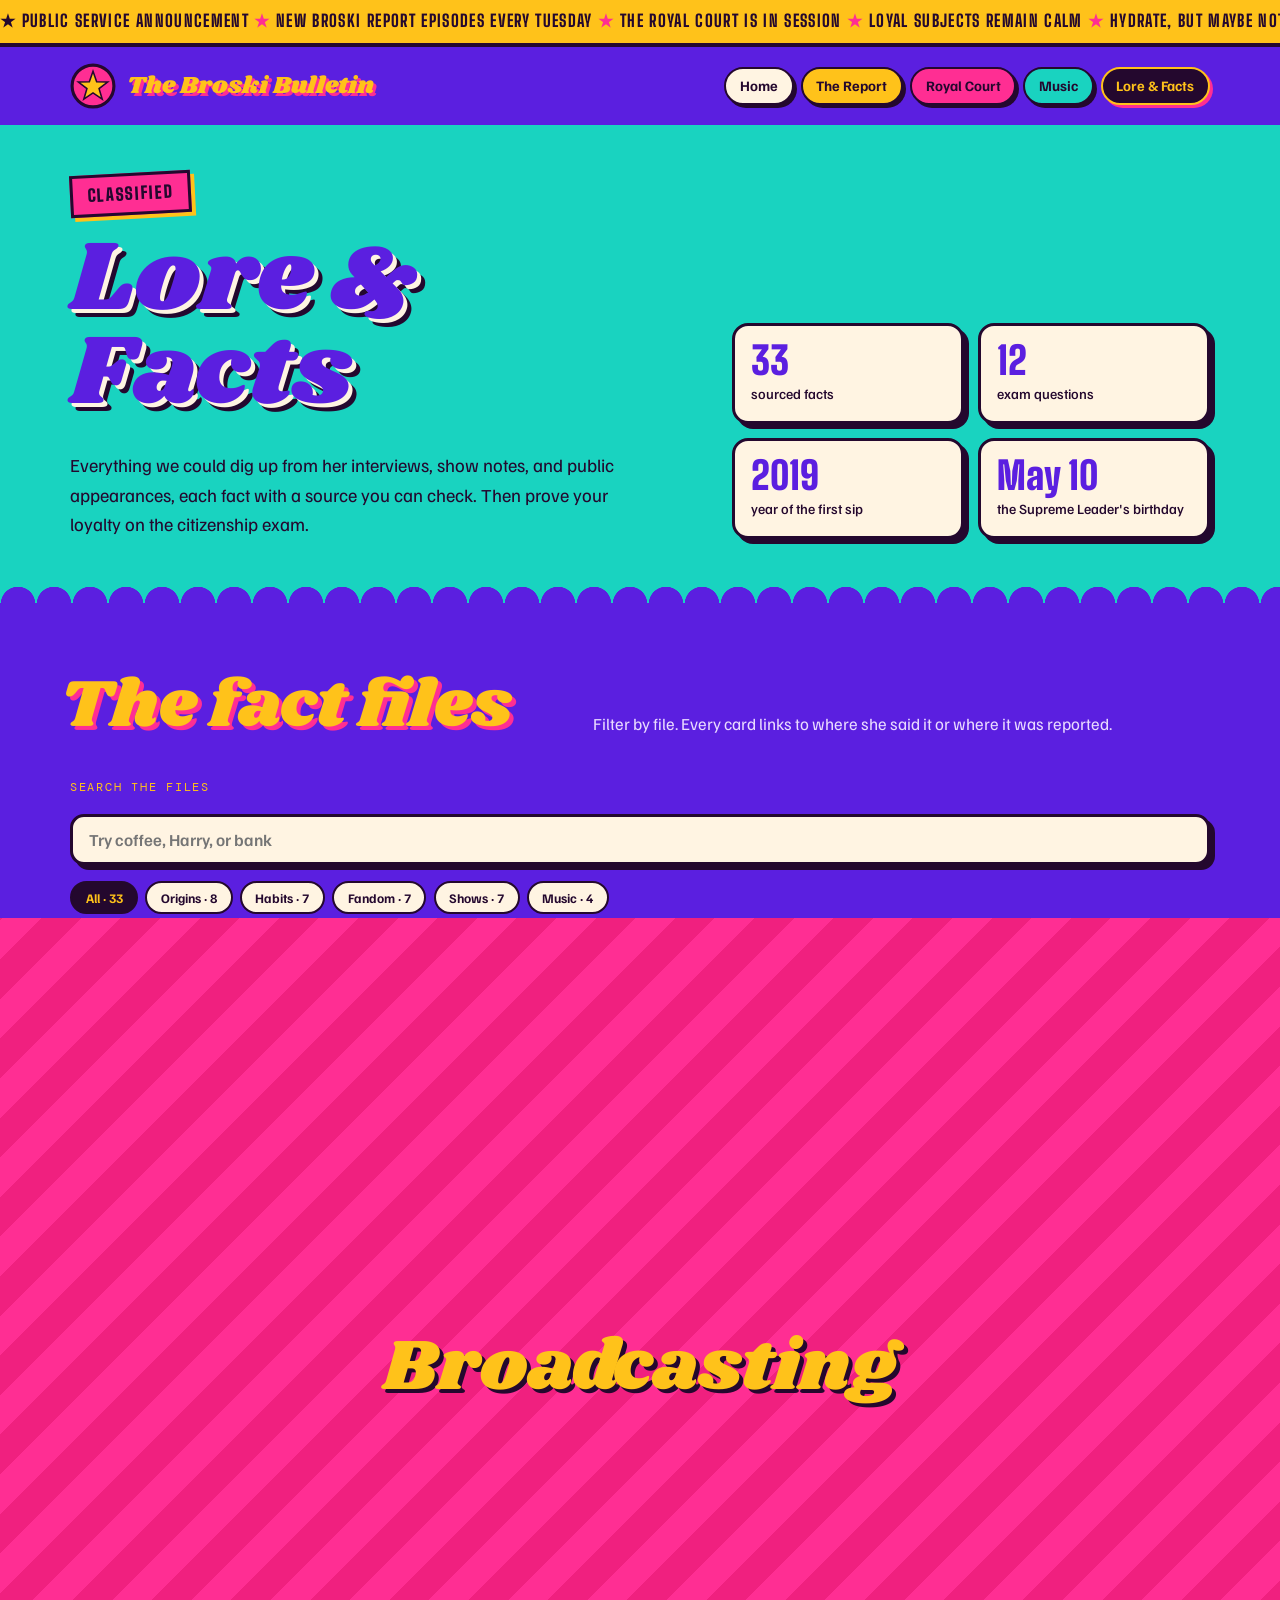
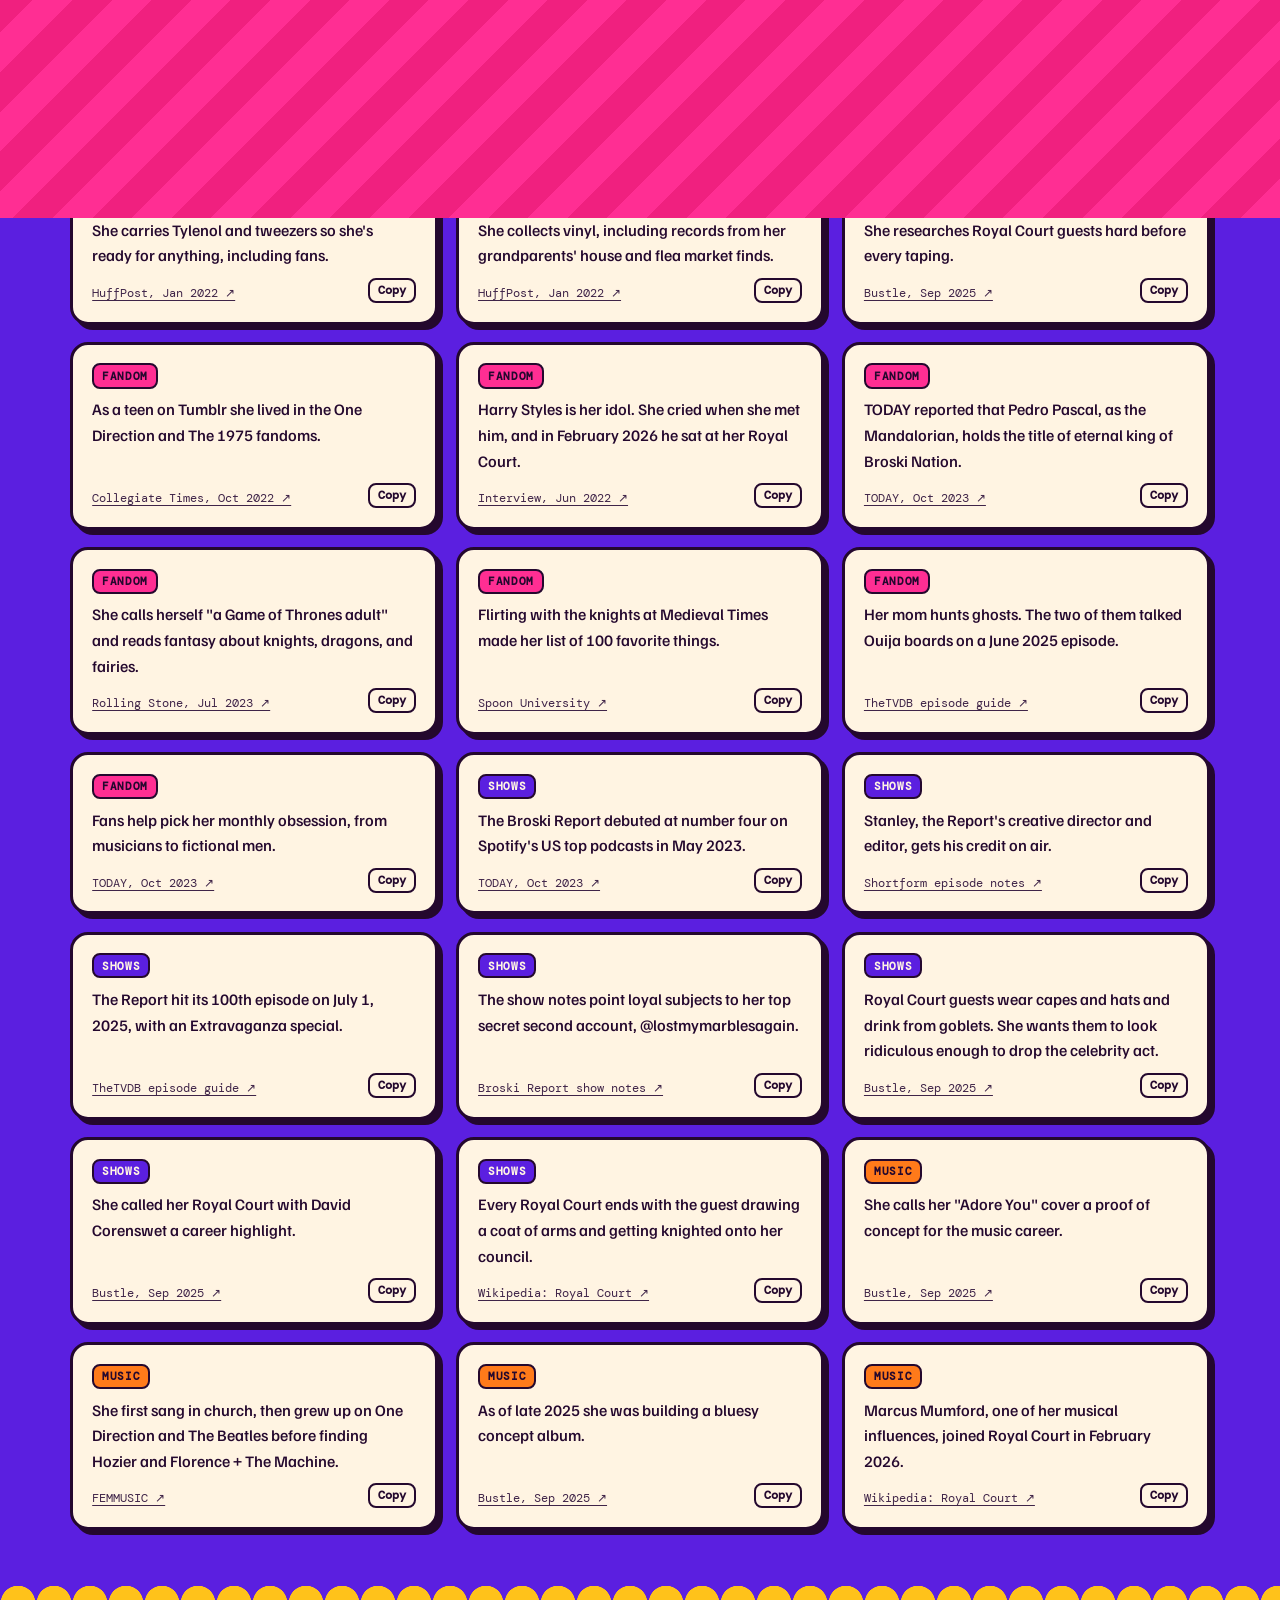
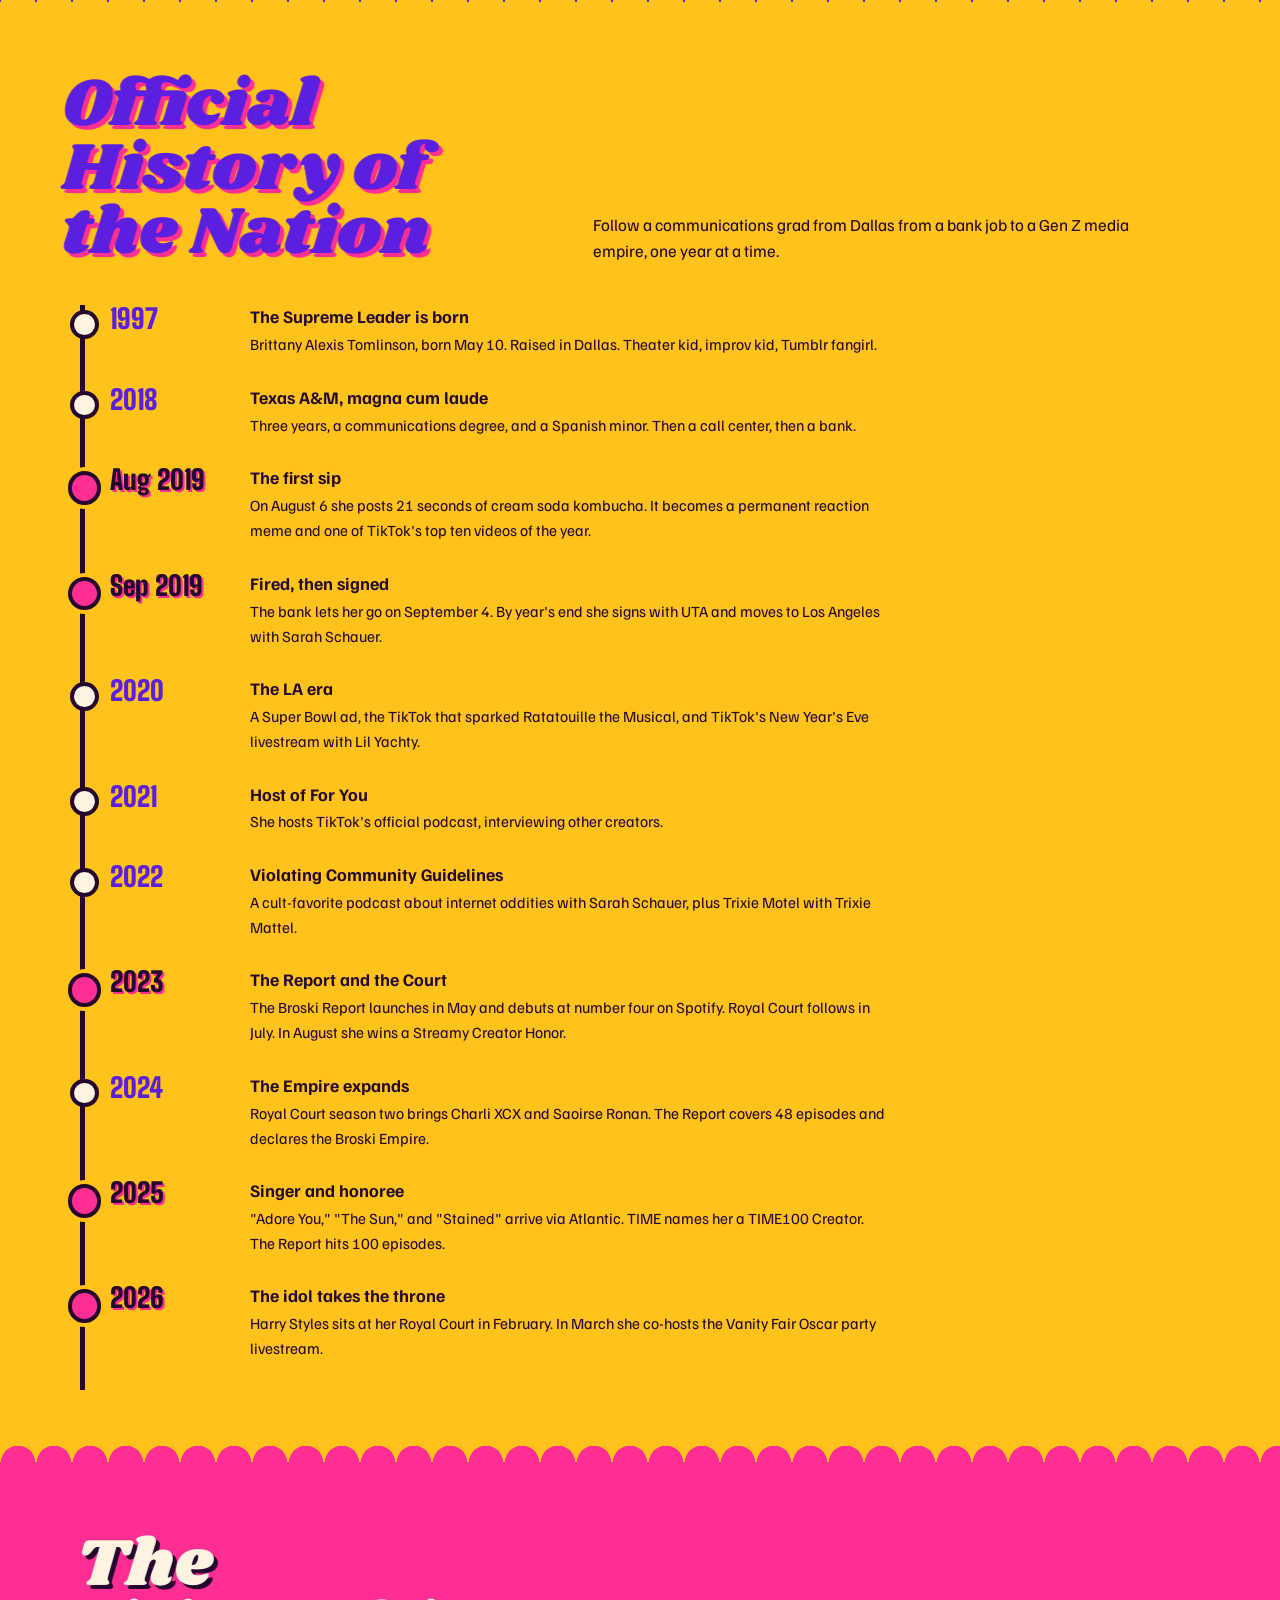
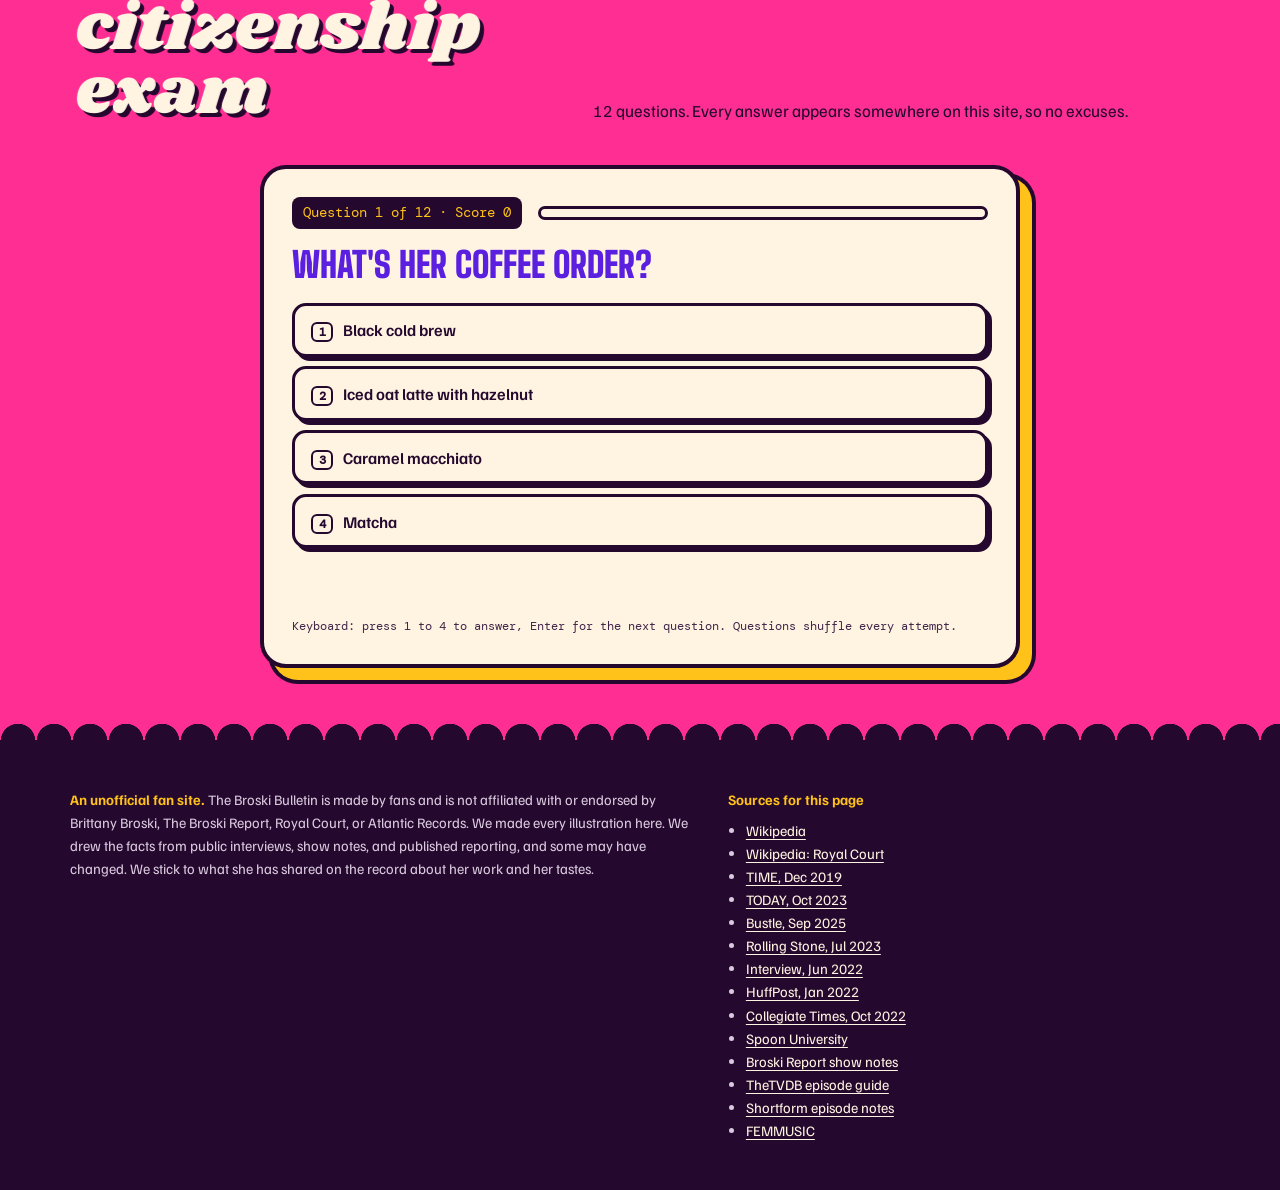
<file: lore.html>
<!doctype html>
<html lang="en">
<head>
<meta charset="utf-8">
<meta name="viewport" content="width=device-width, initial-scale=1, viewport-fit=cover">
<title>Lore &amp; Facts · Broski Bulletin</title>
<link rel="preconnect" href="https://fonts.googleapis.com"><link rel="preconnect" href="https://fonts.gstatic.com" crossorigin><link rel="stylesheet" href="https://fonts.googleapis.com/css2?family=Big+Shoulders+Display:wght@700;800;900&family=Familjen+Grotesk:ital,wght@0,400;0,500;0,700;1,400&family=DM+Mono:wght@400;500&family=UnifrakturMaguntia&family=Shrikhand&display=swap">
<link rel="stylesheet" href="styles.css">
</head>
<body>
<div class="ticker" aria-hidden="true"><div class="ticker-track"><span>★ Public service announcement <b>★</b> New Broski Report episodes every Tuesday <b>★</b> The Royal Court is in session <b>★</b> Loyal subjects remain calm <b>★</b> Hydrate, but maybe not with kombucha <b>★</b> Broski Nation thanks you for your service</span><span>★ Public service announcement <b>★</b> New Broski Report episodes every Tuesday <b>★</b> The Royal Court is in session <b>★</b> Loyal subjects remain calm <b>★</b> Hydrate, but maybe not with kombucha <b>★</b> Broski Nation thanks you for your service</span></div></div>
<header class="top" id="top">
  <div class="wrap">
    <a class="seal" href="index.html"><svg width="46" height="46" viewBox="0 0 44 44" aria-hidden="true"><circle cx="22" cy="22" r="20" fill="#FF2E93" stroke="#24082E" stroke-width="3"/><path d="M22 8 L25.5 18 L36 18.2 L27.8 24.5 L30.8 34.6 L22 28.6 L13.2 34.6 L16.2 24.5 L8 18.2 L18.5 18 Z" fill="#FFC21A" stroke="#24082E" stroke-width="1.5"/></svg>The Broski Bulletin</a>
    <nav class="nav" aria-label="Pages">
      <a href="index.html">Home</a>
      <a href="report.html">The Report</a>
      <a href="court.html">Royal Court</a>
      <a href="music.html">Music</a>
      <a href="lore.html" aria-current="page">Lore &amp; Facts</a>
    </nav>
  </div>
</header>
<main>
<section class="band b-teal page-hero" aria-labelledby="page-title">
  <div class="wrap">
    <div>
      <span class="kicker">Classified</span>
      <h1 id="page-title">Lore &amp; Facts</h1>
      <p class="lede">Everything we could dig up from her interviews, show notes, and public appearances, each fact with a source you can check. Then prove your loyalty on the citizenship exam.</p>
    </div>
    <div class="hero-stats"><div><b>33</b><span>sourced facts</span></div><div><b>12</b><span>exam questions</span></div><div><b>2019</b><span>year of the first sip</span></div><div><b>May 10</b><span>the Supreme Leader&#x27;s birthday</span></div></div>
  </div>
</section>

<section class="band b-violet" id="facts" aria-labelledby="facts-title">
  <div class="wrap">
    <div class="sec-head"><h2 id="facts-title">The fact files</h2><p>Filter by file. Every card links to where she said it or where it was reported.</p></div>
    <div class="tools">
      <label class="eyebrow" for="f-search" style="color:#FFC21A">Search the files</label>
      <input class="search" id="f-search" type="search" placeholder="Try coffee, Harry, or bank" autocomplete="off">
      <div class="chips" role="group" aria-label="Filter facts"><button class="chip" type="button" data-fc="all" aria-pressed="true">All · 33</button><button class="chip" type="button" data-fc="Origins" aria-pressed="false">Origins · 8</button><button class="chip" type="button" data-fc="Habits" aria-pressed="false">Habits · 7</button><button class="chip" type="button" data-fc="Fandom" aria-pressed="false">Fandom · 7</button><button class="chip" type="button" data-fc="Shows" aria-pressed="false">Shows · 7</button><button class="chip" type="button" data-fc="Music" aria-pressed="false">Music · 4</button></div>
      <div class="tools-row"><span class="count" id="f-count" aria-live="polite">33 facts</span><button class="btn gold small" id="f-random" type="button">Surprise me</button></div>
    </div>
    <p class="empty" id="f-empty" hidden>No facts match. Try another word.</p>
    <div class="facts" id="fact-list">
      <article class="fact" data-c="Origins"><span class="tag" data-c="Origins">Origins</span><p>She posted the kombucha video on August 6, 2019. It ran 21 seconds and landed in TikTok&#x27;s top ten viral videos of the year.</p><span class="fact-foot"><a class="src" href="https://time.com/5744175/kombucha-girl-tiktok-brittany-tomlinson-interview/" target="_blank" rel="noopener">TIME, Dec 2019 ↗</a><button class="copy-fact" type="button">Copy</button></span></article>
      <article class="fact" data-c="Origins"><span class="tag" data-c="Origins">Origins</span><p>Her bank fired her on September 4, 2019, less than a month after the video took off.</p><span class="fact-foot"><a class="src" href="https://time.com/5744175/kombucha-girl-tiktok-brittany-tomlinson-interview/" target="_blank" rel="noopener">TIME, Dec 2019 ↗</a><button class="copy-fact" type="button">Copy</button></span></article>
      <article class="fact" data-c="Origins"><span class="tag" data-c="Origins">Origins</span><p>Back in 2019 she said stand-up comedy scared her, and she dreamed of making TV in the vein of Fleabag.</p><span class="fact-foot"><a class="src" href="https://time.com/5744175/kombucha-girl-tiktok-brittany-tomlinson-interview/" target="_blank" rel="noopener">TIME, Dec 2019 ↗</a><button class="copy-fact" type="button">Copy</button></span></article>
      <article class="fact" data-c="Origins"><span class="tag" data-c="Origins">Origins</span><p>Her first video to blow up was a Snapchat clip about her &quot;depression meal,&quot; a month before the kombucha moment.</p><span class="fact-foot"><a class="src" href="https://en.wikipedia.org/wiki/Brittany_Broski" target="_blank" rel="noopener">Wikipedia ↗</a><button class="copy-fact" type="button">Copy</button></span></article>
      <article class="fact" data-c="Origins"><span class="tag" data-c="Origins">Origins</span><p>She finished Texas A&amp;M in three years, magna cum laude, with a communications degree and a Spanish minor.</p><span class="fact-foot"><a class="src" href="https://en.wikipedia.org/wiki/Brittany_Broski" target="_blank" rel="noopener">Wikipedia ↗</a><button class="copy-fact" type="button">Copy</button></span></article>
      <article class="fact" data-c="Origins"><span class="tag" data-c="Origins">Origins</span><p>Theater kid credits include local productions of The Addams Family, Bus Stop, and Spamalot.</p><span class="fact-foot"><a class="src" href="https://en.wikipedia.org/wiki/Brittany_Broski" target="_blank" rel="noopener">Wikipedia ↗</a><button class="copy-fact" type="button">Copy</button></span></article>
      <article class="fact" data-c="Origins"><span class="tag" data-c="Origins">Origins</span><p>She holds an insurance agent license. Just in case.</p><span class="fact-foot"><a class="src" href="https://en.wikipedia.org/wiki/Brittany_Broski" target="_blank" rel="noopener">Wikipedia ↗</a><button class="copy-fact" type="button">Copy</button></span></article>
      <article class="fact" data-c="Origins"><span class="tag" data-c="Origins">Origins</span><p>She told the full story of getting fired, twice, in a 2024 Broski Report episode.</p><span class="fact-foot"><a class="src" href="https://www.thetvdb.com/series/the-broski-report" target="_blank" rel="noopener">TheTVDB episode guide ↗</a><button class="copy-fact" type="button">Copy</button></span></article>
      <article class="fact" data-c="Habits"><span class="tag" data-c="Habits">Habits</span><p>Her go-to coffee: a grande iced latte with oat milk and two pumps of hazelnut.</p><span class="fact-foot"><a class="src" href="https://www.interviewmagazine.com/culture/brittany-broski-is-the-queen-of-cringe" target="_blank" rel="noopener">Interview, Jun 2022 ↗</a><button class="copy-fact" type="button">Copy</button></span></article>
      <article class="fact" data-c="Habits"><span class="tag" data-c="Habits">Habits</span><p>She keeps read receipts turned off.</p><span class="fact-foot"><a class="src" href="https://www.interviewmagazine.com/culture/brittany-broski-is-the-queen-of-cringe" target="_blank" rel="noopener">Interview, Jun 2022 ↗</a><button class="copy-fact" type="button">Copy</button></span></article>
      <article class="fact" data-c="Habits"><span class="tag" data-c="Habits">Habits</span><p>Her YouTube rabbit holes include mukbangs, art restoration videos, and European history.</p><span class="fact-foot"><a class="src" href="https://www.interviewmagazine.com/culture/brittany-broski-is-the-queen-of-cringe" target="_blank" rel="noopener">Interview, Jun 2022 ↗</a><button class="copy-fact" type="button">Copy</button></span></article>
      <article class="fact" data-c="Habits"><span class="tag" data-c="Habits">Habits</span><p>She calls herself Type A, and she&#x27;s a Taurus with a May 10 birthday.</p><span class="fact-foot"><a class="src" href="https://www.huffpost.com/entry/tiktoks-brittany-broski-favorite-things_l_61f16fe3e4b0061af25916fc" target="_blank" rel="noopener">HuffPost, Jan 2022 ↗</a><button class="copy-fact" type="button">Copy</button></span></article>
      <article class="fact" data-c="Habits"><span class="tag" data-c="Habits">Habits</span><p>She carries Tylenol and tweezers so she&#x27;s ready for anything, including fans.</p><span class="fact-foot"><a class="src" href="https://www.huffpost.com/entry/tiktoks-brittany-broski-favorite-things_l_61f16fe3e4b0061af25916fc" target="_blank" rel="noopener">HuffPost, Jan 2022 ↗</a><button class="copy-fact" type="button">Copy</button></span></article>
      <article class="fact" data-c="Habits"><span class="tag" data-c="Habits">Habits</span><p>She collects vinyl, including records from her grandparents&#x27; house and flea market finds.</p><span class="fact-foot"><a class="src" href="https://www.huffpost.com/entry/tiktoks-brittany-broski-favorite-things_l_61f16fe3e4b0061af25916fc" target="_blank" rel="noopener">HuffPost, Jan 2022 ↗</a><button class="copy-fact" type="button">Copy</button></span></article>
      <article class="fact" data-c="Habits"><span class="tag" data-c="Habits">Habits</span><p>She researches Royal Court guests hard before every taping.</p><span class="fact-foot"><a class="src" href="https://www.bustle.com/entertainment/brittany-broski-royal-court-broski-report-music-interview" target="_blank" rel="noopener">Bustle, Sep 2025 ↗</a><button class="copy-fact" type="button">Copy</button></span></article>
      <article class="fact" data-c="Fandom"><span class="tag" data-c="Fandom">Fandom</span><p>As a teen on Tumblr she lived in the One Direction and The 1975 fandoms.</p><span class="fact-foot"><a class="src" href="https://www.collegiatetimes.com/lifestyles/from-fangirl-to-fame-brittany-broski-speaks-on-social-media-celebrity-crushes-and-college/article_5a8c579c-5310-11ed-b415-c7513809b08f.html" target="_blank" rel="noopener">Collegiate Times, Oct 2022 ↗</a><button class="copy-fact" type="button">Copy</button></span></article>
      <article class="fact" data-c="Fandom"><span class="tag" data-c="Fandom">Fandom</span><p>Harry Styles is her idol. She cried when she met him, and in February 2026 he sat at her Royal Court.</p><span class="fact-foot"><a class="src" href="https://www.interviewmagazine.com/culture/brittany-broski-is-the-queen-of-cringe" target="_blank" rel="noopener">Interview, Jun 2022 ↗</a><button class="copy-fact" type="button">Copy</button></span></article>
      <article class="fact" data-c="Fandom"><span class="tag" data-c="Fandom">Fandom</span><p>TODAY reported that Pedro Pascal, as the Mandalorian, holds the title of eternal king of Broski Nation.</p><span class="fact-foot"><a class="src" href="https://www.today.com/popculture/who-is-brittany-broski-rcna118556" target="_blank" rel="noopener">TODAY, Oct 2023 ↗</a><button class="copy-fact" type="button">Copy</button></span></article>
      <article class="fact" data-c="Fandom"><span class="tag" data-c="Fandom">Fandom</span><p>She calls herself &quot;a Game of Thrones adult&quot; and reads fantasy about knights, dragons, and fairies.</p><span class="fact-foot"><a class="src" href="https://www.rollingstone.com/culture/culture-news/exclusive-brittany-broski-royal-court-talk-show-youtube-1234791775/" target="_blank" rel="noopener">Rolling Stone, Jul 2023 ↗</a><button class="copy-fact" type="button">Copy</button></span></article>
      <article class="fact" data-c="Fandom"><span class="tag" data-c="Fandom">Fandom</span><p>Flirting with the knights at Medieval Times made her list of 100 favorite things.</p><span class="fact-foot"><a class="src" href="https://spoonuniversity.com/news/tiktok-medieval-times-trend/" target="_blank" rel="noopener">Spoon University ↗</a><button class="copy-fact" type="button">Copy</button></span></article>
      <article class="fact" data-c="Fandom"><span class="tag" data-c="Fandom">Fandom</span><p>Her mom hunts ghosts. The two of them talked Ouija boards on a June 2025 episode.</p><span class="fact-foot"><a class="src" href="https://www.thetvdb.com/series/the-broski-report" target="_blank" rel="noopener">TheTVDB episode guide ↗</a><button class="copy-fact" type="button">Copy</button></span></article>
      <article class="fact" data-c="Fandom"><span class="tag" data-c="Fandom">Fandom</span><p>Fans help pick her monthly obsession, from musicians to fictional men.</p><span class="fact-foot"><a class="src" href="https://www.today.com/popculture/who-is-brittany-broski-rcna118556" target="_blank" rel="noopener">TODAY, Oct 2023 ↗</a><button class="copy-fact" type="button">Copy</button></span></article>
      <article class="fact" data-c="Shows"><span class="tag" data-c="Shows">Shows</span><p>The Broski Report debuted at number four on Spotify&#x27;s US top podcasts in May 2023.</p><span class="fact-foot"><a class="src" href="https://www.today.com/popculture/who-is-brittany-broski-rcna118556" target="_blank" rel="noopener">TODAY, Oct 2023 ↗</a><button class="copy-fact" type="button">Copy</button></span></article>
      <article class="fact" data-c="Shows"><span class="tag" data-c="Shows">Shows</span><p>Stanley, the Report&#x27;s creative director and editor, gets his credit on air.</p><span class="fact-foot"><a class="src" href="https://www.shortform.com/podcast/the-broski-report-with-brittany-broski" target="_blank" rel="noopener">Shortform episode notes ↗</a><button class="copy-fact" type="button">Copy</button></span></article>
      <article class="fact" data-c="Shows"><span class="tag" data-c="Shows">Shows</span><p>The Report hit its 100th episode on July 1, 2025, with an Extravaganza special.</p><span class="fact-foot"><a class="src" href="https://www.thetvdb.com/series/the-broski-report" target="_blank" rel="noopener">TheTVDB episode guide ↗</a><button class="copy-fact" type="button">Copy</button></span></article>
      <article class="fact" data-c="Shows"><span class="tag" data-c="Shows">Shows</span><p>The show notes point loyal subjects to her top secret second account, @lostmymarblesagain.</p><span class="fact-foot"><a class="src" href="https://www.rova.nz/home/podcasts/comedy/the-broski-report-with-brittany-broski.html" target="_blank" rel="noopener">Broski Report show notes ↗</a><button class="copy-fact" type="button">Copy</button></span></article>
      <article class="fact" data-c="Shows"><span class="tag" data-c="Shows">Shows</span><p>Royal Court guests wear capes and hats and drink from goblets. She wants them to look ridiculous enough to drop the celebrity act.</p><span class="fact-foot"><a class="src" href="https://www.bustle.com/entertainment/brittany-broski-royal-court-broski-report-music-interview" target="_blank" rel="noopener">Bustle, Sep 2025 ↗</a><button class="copy-fact" type="button">Copy</button></span></article>
      <article class="fact" data-c="Shows"><span class="tag" data-c="Shows">Shows</span><p>She called her Royal Court with David Corenswet a career highlight.</p><span class="fact-foot"><a class="src" href="https://www.bustle.com/entertainment/brittany-broski-royal-court-broski-report-music-interview" target="_blank" rel="noopener">Bustle, Sep 2025 ↗</a><button class="copy-fact" type="button">Copy</button></span></article>
      <article class="fact" data-c="Shows"><span class="tag" data-c="Shows">Shows</span><p>Every Royal Court ends with the guest drawing a coat of arms and getting knighted onto her council.</p><span class="fact-foot"><a class="src" href="https://en.wikipedia.org/wiki/Royal_Court_(web_series)" target="_blank" rel="noopener">Wikipedia: Royal Court ↗</a><button class="copy-fact" type="button">Copy</button></span></article>
      <article class="fact" data-c="Music"><span class="tag" data-c="Music">Music</span><p>She calls her &quot;Adore You&quot; cover a proof of concept for the music career.</p><span class="fact-foot"><a class="src" href="https://www.bustle.com/entertainment/brittany-broski-royal-court-broski-report-music-interview" target="_blank" rel="noopener">Bustle, Sep 2025 ↗</a><button class="copy-fact" type="button">Copy</button></span></article>
      <article class="fact" data-c="Music"><span class="tag" data-c="Music">Music</span><p>She first sang in church, then grew up on One Direction and The Beatles before finding Hozier and Florence + The Machine.</p><span class="fact-foot"><a class="src" href="https://femmusic.com/2025/05/31/brittany-broski-stained/" target="_blank" rel="noopener">FEMMUSIC ↗</a><button class="copy-fact" type="button">Copy</button></span></article>
      <article class="fact" data-c="Music"><span class="tag" data-c="Music">Music</span><p>As of late 2025 she was building a bluesy concept album.</p><span class="fact-foot"><a class="src" href="https://www.bustle.com/entertainment/brittany-broski-royal-court-broski-report-music-interview" target="_blank" rel="noopener">Bustle, Sep 2025 ↗</a><button class="copy-fact" type="button">Copy</button></span></article>
      <article class="fact" data-c="Music"><span class="tag" data-c="Music">Music</span><p>Marcus Mumford, one of her musical influences, joined Royal Court in February 2026.</p><span class="fact-foot"><a class="src" href="https://en.wikipedia.org/wiki/Royal_Court_(web_series)" target="_blank" rel="noopener">Wikipedia: Royal Court ↗</a><button class="copy-fact" type="button">Copy</button></span></article>
    </div>
  </div>
</section>

<section class="band b-gold" aria-labelledby="history-title">
  <div class="wrap">
    <div class="sec-head"><h2 id="history-title">Official History of the Nation</h2><p>Follow a communications grad from Dallas from a bank job to a Gen Z media empire, one year at a time.</p></div>
    <div class="timeline">
      <div class="t"><time>1997</time><div><h3>The Supreme Leader is born</h3><p>Brittany Alexis Tomlinson, born May 10. Raised in Dallas. Theater kid, improv kid, Tumblr fangirl.</p></div></div>
      <div class="t"><time>2018</time><div><h3>Texas A&amp;M, magna cum laude</h3><p>Three years, a communications degree, and a Spanish minor. Then a call center, then a bank.</p></div></div>
      <div class="t big"><time>Aug 2019</time><div><h3>The first sip</h3><p>On August 6 she posts 21 seconds of cream soda kombucha. It becomes a permanent reaction meme and one of TikTok&#x27;s top ten videos of the year.</p></div></div>
      <div class="t big"><time>Sep 2019</time><div><h3>Fired, then signed</h3><p>The bank lets her go on September 4. By year&#x27;s end she signs with UTA and moves to Los Angeles with Sarah Schauer.</p></div></div>
      <div class="t"><time>2020</time><div><h3>The LA era</h3><p>A Super Bowl ad, the TikTok that sparked Ratatouille the Musical, and TikTok&#x27;s New Year&#x27;s Eve livestream with Lil Yachty.</p></div></div>
      <div class="t"><time>2021</time><div><h3>Host of For You</h3><p>She hosts TikTok&#x27;s official podcast, interviewing other creators.</p></div></div>
      <div class="t"><time>2022</time><div><h3>Violating Community Guidelines</h3><p>A cult-favorite podcast about internet oddities with Sarah Schauer, plus Trixie Motel with Trixie Mattel.</p></div></div>
      <div class="t big"><time>2023</time><div><h3>The Report and the Court</h3><p>The Broski Report launches in May and debuts at number four on Spotify. Royal Court follows in July. In August she wins a Streamy Creator Honor.</p></div></div>
      <div class="t"><time>2024</time><div><h3>The Empire expands</h3><p>Royal Court season two brings Charli XCX and Saoirse Ronan. The Report covers 48 episodes and declares the Broski Empire.</p></div></div>
      <div class="t big"><time>2025</time><div><h3>Singer and honoree</h3><p>&quot;Adore You,&quot; &quot;The Sun,&quot; and &quot;Stained&quot; arrive via Atlantic. TIME names her a TIME100 Creator. The Report hits 100 episodes.</p></div></div>
      <div class="t big"><time>2026</time><div><h3>The idol takes the throne</h3><p>Harry Styles sits at her Royal Court in February. In March she co-hosts the Vanity Fair Oscar party livestream.</p></div></div>
    </div>
  </div>
</section>

<section class="band b-pink" id="quiz" aria-labelledby="quiz-title">
  <div class="wrap">
    <div class="sec-head"><h2 id="quiz-title">The citizenship exam</h2><p>12 questions. Every answer appears somewhere on this site, so no excuses.</p></div>
    <div class="quiz" id="quiz-box" tabindex="-1">
      <div class="quiz-top"><span class="count" id="q-num">Question 1 of 12</span><div class="progress" aria-hidden="true"><i id="q-bar"></i></div></div>
      <div id="q-stage">
        <p class="q" id="q-text">What flavor of kombucha started it all?</p>
        <div class="answers" id="q-answers"><button class="answer" type="button">Ginger lemon</button><button class="answer" type="button">Cream soda</button><button class="answer" type="button">Mango</button><button class="answer" type="button">Original</button></div>
        <p class="explain" id="q-explain" aria-live="polite"></p>
        <div class="quiz-foot"><button class="btn gold" id="q-next" type="button" hidden>Next question</button></div>
        <p class="quiz-keys">Keyboard: press 1 to 4 to answer, Enter for the next question. Questions shuffle every attempt.</p>
      </div>
      <div class="result" id="q-result" hidden>
        <span class="eyebrow">Your score</span><span class="score" id="q-score">0/12</span><span class="rank" id="q-rank">Loyal Subject</span><p id="q-blurb"></p>
        <div class="row" style="display:flex;gap:.75rem;flex-wrap:wrap;justify-content:center"><button class="btn pink" id="q-again" type="button">Retake the exam</button><button class="btn" id="q-share" type="button">Copy my result</button></div>
        <div class="review" id="q-review"></div>
      </div>
    </div>
    <script type="application/json" id="quiz-data">[["What flavor of kombucha started it all?", ["Ginger lemon", "Cream soda", "Mango", "Original"], 1, "Cream soda. August 2019."], ["What job did she lose after the video went viral?", ["Barista", "Call center agent", "Trust and investment services at a bank", "Substitute teacher"], 2, "The bank called her fame a risk and let her go in September 2019."], ["Who was the very first guest on Royal Court?", ["Charli XCX", "Orville Peck", "Drew Afualo", "Elijah Wood"], 1, "Orville Peck kicked off the court in July 2023."], ["How does every Royal Court end?", ["A sword fight", "A dance-off", "Drawing a coat of arms and getting knighted", "A taste test"], 2, "The guest draws a coat of arms and joins her council."], ["What is her debut original single?", ["Stained", "Adore You", "The Sun", "Golden"], 2, "\"The Sun\" came out April 4, 2025."], ["Where did she go to college?", ["Texas A&M", "UT Austin", "Baylor", "SMU"], 0, "Texas A&M, magna cum laude, in three years."], ["Who co-hosted Violating Community Guidelines with her?", ["Caleb Hearon", "Drew Afualo", "Sarah Schauer", "Trixie Mattel"], 2, "Sarah Schauer. The two moved to LA together in 2019."], ["Her TikTok helped spark which internet musical?", ["Shrek the Musical TikTok", "Ratatouille the Musical", "Bee Movie the Musical", "Minions the Musical"], 1, "Her video with \"Remy the Ratatouille\" kicked it off."], ["What does her mom do for fun?", ["Competitive bowling", "Ghost hunting", "Skydiving", "Beekeeping"], 1, "Ghost hunting. They talked Ouija boards on the Report."], ["Which idol did she cry meeting, then host on Royal Court in 2026?", ["Hozier", "Harry Styles", "Beyonc\u00e9", "Pedro Pascal"], 1, "Harry Styles sat at her court in February 2026."], ["What's her coffee order?", ["Black cold brew", "Iced oat latte with hazelnut", "Caramel macchiato", "Matcha"], 1, "Grande iced oat milk latte, two pumps hazelnut."], ["Which milestone did the Report hit on July 1, 2025?", ["1 million downloads", "Its 100th episode", "A Webby win", "A live tour"], 1, "Episode 100 got an Extravaganza special."]]</script>
  </div>
</section>
</main>
<footer class="band b-ink">
  <div class="wrap">
    <div>
      <p><strong>An unofficial fan site.</strong> The Broski Bulletin is made by fans and is not affiliated with or endorsed by Brittany Broski, The Broski Report, Royal Court, or Atlantic Records. We made every illustration here. We drew the facts from public interviews, show notes, and published reporting, and some may have changed. We stick to what she has shared on the record about her work and her tastes.</p>
    </div>
    <div>
      <p><strong>Sources for this page</strong></p>
      <ul>
        <li><a href="https://en.wikipedia.org/wiki/Brittany_Broski" target="_blank" rel="noopener">Wikipedia</a></li>
        <li><a href="https://en.wikipedia.org/wiki/Royal_Court_(web_series)" target="_blank" rel="noopener">Wikipedia: Royal Court</a></li>
        <li><a href="https://time.com/5744175/kombucha-girl-tiktok-brittany-tomlinson-interview/" target="_blank" rel="noopener">TIME, Dec 2019</a></li>
        <li><a href="https://www.today.com/popculture/who-is-brittany-broski-rcna118556" target="_blank" rel="noopener">TODAY, Oct 2023</a></li>
        <li><a href="https://www.bustle.com/entertainment/brittany-broski-royal-court-broski-report-music-interview" target="_blank" rel="noopener">Bustle, Sep 2025</a></li>
        <li><a href="https://www.rollingstone.com/culture/culture-news/exclusive-brittany-broski-royal-court-talk-show-youtube-1234791775/" target="_blank" rel="noopener">Rolling Stone, Jul 2023</a></li>
        <li><a href="https://www.interviewmagazine.com/culture/brittany-broski-is-the-queen-of-cringe" target="_blank" rel="noopener">Interview, Jun 2022</a></li>
        <li><a href="https://www.huffpost.com/entry/tiktoks-brittany-broski-favorite-things_l_61f16fe3e4b0061af25916fc" target="_blank" rel="noopener">HuffPost, Jan 2022</a></li>
        <li><a href="https://www.collegiatetimes.com/lifestyles/from-fangirl-to-fame-brittany-broski-speaks-on-social-media-celebrity-crushes-and-college/article_5a8c579c-5310-11ed-b415-c7513809b08f.html" target="_blank" rel="noopener">Collegiate Times, Oct 2022</a></li>
        <li><a href="https://spoonuniversity.com/news/tiktok-medieval-times-trend/" target="_blank" rel="noopener">Spoon University</a></li>
        <li><a href="https://www.rova.nz/home/podcasts/comedy/the-broski-report-with-brittany-broski.html" target="_blank" rel="noopener">Broski Report show notes</a></li>
        <li><a href="https://www.thetvdb.com/series/the-broski-report" target="_blank" rel="noopener">TheTVDB episode guide</a></li>
        <li><a href="https://www.shortform.com/podcast/the-broski-report-with-brittany-broski" target="_blank" rel="noopener">Shortform episode notes</a></li>
        <li><a href="https://femmusic.com/2025/05/31/brittany-broski-stained/" target="_blank" rel="noopener">FEMMUSIC</a></li>
      </ul>
    </div>
  </div>
</footer>
<script src="app.js"></script>
<script src="motion.js"></script>
</body>
</html>
</file>
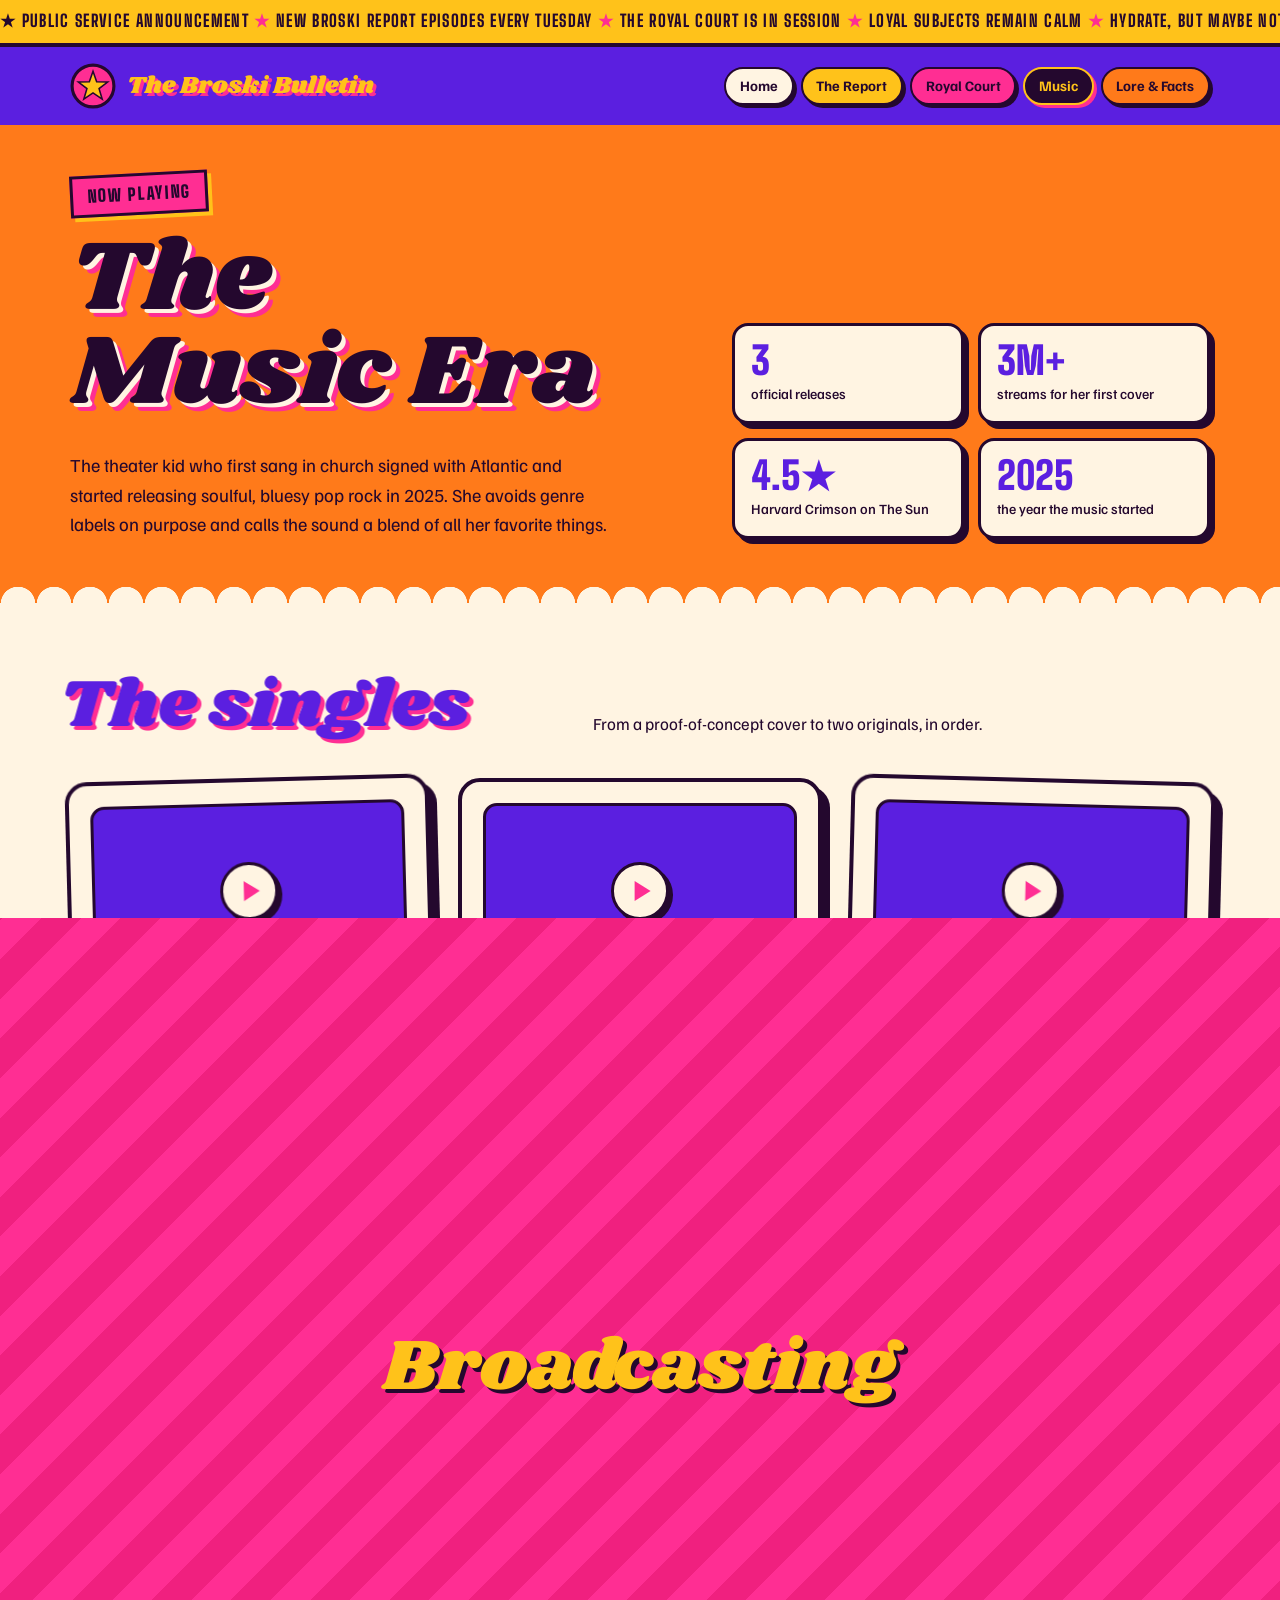
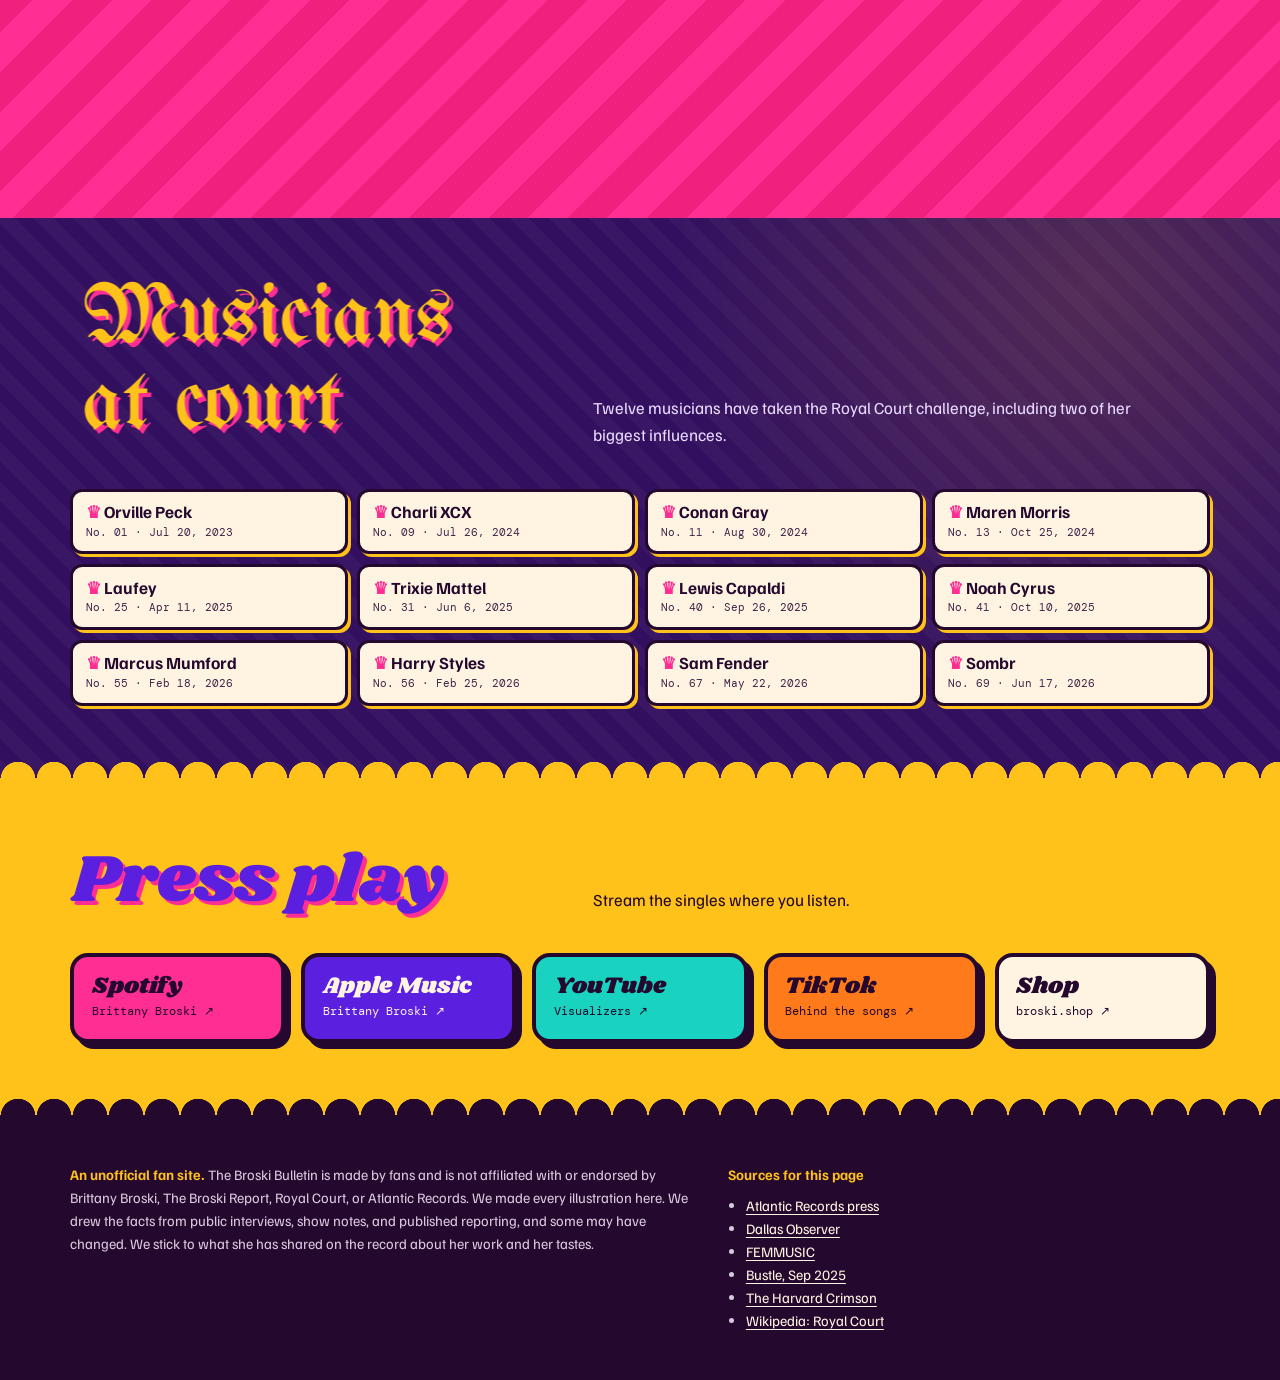
<file: music.html>
<!doctype html>
<html lang="en">
<head>
<meta charset="utf-8">
<meta name="viewport" content="width=device-width, initial-scale=1, viewport-fit=cover">
<title>The Music Era · Broski Bulletin</title>
<link rel="preconnect" href="https://fonts.googleapis.com"><link rel="preconnect" href="https://fonts.gstatic.com" crossorigin><link rel="stylesheet" href="https://fonts.googleapis.com/css2?family=Big+Shoulders+Display:wght@700;800;900&family=Familjen+Grotesk:ital,wght@0,400;0,500;0,700;1,400&family=DM+Mono:wght@400;500&family=UnifrakturMaguntia&family=Shrikhand&display=swap">
<link rel="stylesheet" href="styles.css">
</head>
<body>
<div class="ticker" aria-hidden="true"><div class="ticker-track"><span>★ Public service announcement <b>★</b> New Broski Report episodes every Tuesday <b>★</b> The Royal Court is in session <b>★</b> Loyal subjects remain calm <b>★</b> Hydrate, but maybe not with kombucha <b>★</b> Broski Nation thanks you for your service</span><span>★ Public service announcement <b>★</b> New Broski Report episodes every Tuesday <b>★</b> The Royal Court is in session <b>★</b> Loyal subjects remain calm <b>★</b> Hydrate, but maybe not with kombucha <b>★</b> Broski Nation thanks you for your service</span></div></div>
<header class="top" id="top">
  <div class="wrap">
    <a class="seal" href="index.html"><svg width="46" height="46" viewBox="0 0 44 44" aria-hidden="true"><circle cx="22" cy="22" r="20" fill="#FF2E93" stroke="#24082E" stroke-width="3"/><path d="M22 8 L25.5 18 L36 18.2 L27.8 24.5 L30.8 34.6 L22 28.6 L13.2 34.6 L16.2 24.5 L8 18.2 L18.5 18 Z" fill="#FFC21A" stroke="#24082E" stroke-width="1.5"/></svg>The Broski Bulletin</a>
    <nav class="nav" aria-label="Pages">
      <a href="index.html">Home</a>
      <a href="report.html">The Report</a>
      <a href="court.html">Royal Court</a>
      <a href="music.html" aria-current="page">Music</a>
      <a href="lore.html">Lore &amp; Facts</a>
    </nav>
  </div>
</header>
<main>
<section class="band b-tang page-hero" aria-labelledby="page-title">
  <div class="wrap">
    <div>
      <span class="kicker">Now playing</span>
      <h1 id="page-title">The Music Era</h1>
      <p class="lede">The theater kid who first sang in church signed with Atlantic and started releasing soulful, bluesy pop rock in 2025. She avoids genre labels on purpose and calls the sound a blend of all her favorite things.</p>
    </div>
    <div class="hero-stats"><div><b>3</b><span>official releases</span></div><div><b>3M+</b><span>streams for her first cover</span></div><div><b>4.5★</b><span>Harvard Crimson on The Sun</span></div><div><b>2025</b><span>the year the music started</span></div></div>
  </div>
</section>

<section class="band b-cream" aria-labelledby="singles-title">
  <div class="wrap">
    <div class="sec-head"><h2 id="singles-title">The singles</h2><p>From a proof-of-concept cover to two originals, in order.</p></div>
    <div class="music">
      <article class="disc">
        <button class="yt disc-yt" type="button" data-id="s1zBQ8uGs2k" aria-label="Play Adore You" style="background-image:url(https://i.ytimg.com/vi/s1zBQ8uGs2k/hqdefault.jpg)"><span class="play" aria-hidden="true"></span></button>
                <span class="meta">COVER · MAR 20, 2025</span><h3>Adore You</h3>
        <p>Her first official release: a reimagined Harry Styles song from the fan who calls him her idol. She describes it as the proof of concept for everything after. It passed 3 million global streams within weeks.</p>
      </article>
      <article class="disc">
        <button class="yt disc-yt" type="button" data-id="c_afT5Inopg" aria-label="Play The Sun" style="background-image:url(https://i.ytimg.com/vi/c_afT5Inopg/hqdefault.jpg)"><span class="play" aria-hidden="true"></span></button>
                <span class="meta">DEBUT SINGLE · APR 4, 2025</span><h3>The Sun</h3>
        <p>Produced and co-written with Luke Niccoli. A song about unrequited love, with bluegrass guitar and a big Texas-soul vocal. The Harvard Crimson gave it 4.5 stars.</p>
      </article>
      <article class="disc">
        <button class="yt disc-yt" type="button" data-id="aY_ViF8pjWU" aria-label="Play Stained" style="background-image:url(https://i.ytimg.com/vi/aY_ViF8pjWU/hqdefault.jpg)"><span class="play" aria-hidden="true"></span></button>
                <span class="meta">SINGLE · MAY 29, 2025</span><h3>Stained</h3>
        <p>A dramatic, bluesy follow-up about being permanently marked by a relationship. Produced by Zhone and co-written with Zhone and Annika Bennett.</p>
      </article>
    </div>
  </div>
</section>

<section class="band b-violet" aria-labelledby="inf-title">
  <div class="wrap">
    <div class="sec-head"><h2 id="inf-title">The influences</h2><p>Church choir first. Then a teenage diet of boy bands and classic rock, then the moody singer-songwriters who shaped the record.</p></div>
    <div class="influences"><span>Hozier</span><span>Florence + The Machine</span><span>Mumford &amp; Sons</span><span>One Direction</span><span>The Beatles</span><span>Harry Styles</span><span>The 1975</span></div>
    <p style="margin-top:1.75rem;max-width:40rem;color:#E9DAFF">As of late 2025 she was working on a concept album in that bluesy direction. When it drops, it goes here first.</p>
  </div>
</section>

<section class="band b-court" aria-labelledby="muso-title">
  <div class="wrap">
    <div class="sec-head"><h2 id="muso-title">Musicians at court</h2><p>Twelve musicians have taken the Royal Court challenge, including two of her biggest influences.</p></div>
    <div class="roll-grid">
      <div class="guest"><b>Orville Peck</b><span>No. 01 · Jul 20, 2023</span></div>
      <div class="guest"><b>Charli XCX</b><span>No. 09 · Jul 26, 2024</span></div>
      <div class="guest"><b>Conan Gray</b><span>No. 11 · Aug 30, 2024</span></div>
      <div class="guest"><b>Maren Morris</b><span>No. 13 · Oct 25, 2024</span></div>
      <div class="guest"><b>Laufey</b><span>No. 25 · Apr 11, 2025</span></div>
      <div class="guest"><b>Trixie Mattel</b><span>No. 31 · Jun 6, 2025</span></div>
      <div class="guest"><b>Lewis Capaldi</b><span>No. 40 · Sep 26, 2025</span></div>
      <div class="guest"><b>Noah Cyrus</b><span>No. 41 · Oct 10, 2025</span></div>
      <div class="guest"><b>Marcus Mumford</b><span>No. 55 · Feb 18, 2026</span></div>
      <div class="guest"><b>Harry Styles</b><span>No. 56 · Feb 25, 2026</span></div>
      <div class="guest"><b>Sam Fender</b><span>No. 67 · May 22, 2026</span></div>
      <div class="guest"><b>Sombr</b><span>No. 69 · Jun 17, 2026</span></div>
    </div>
  </div>
</section>

<section class="band b-gold" aria-labelledby="listen-title">
  <div class="wrap">
    <div class="sec-head"><h2 id="listen-title">Press play</h2><p>Stream the singles where you listen.</p></div>
    <div class="follow">
      <a href="https://open.spotify.com/search/Brittany%20Broski/artists" target="_blank" rel="noopener"><b>Spotify</b><span>Brittany Broski ↗</span></a>
      <a href="https://music.apple.com/us/search?term=Brittany%20Broski" target="_blank" rel="noopener"><b>Apple Music</b><span>Brittany Broski ↗</span></a>
      <a href="https://www.youtube.com/results?search_query=Brittany+Broski+The+Sun" target="_blank" rel="noopener"><b>YouTube</b><span>Visualizers ↗</span></a>
      <a href="https://www.tiktok.com/@brittany_broski" target="_blank" rel="noopener"><b>TikTok</b><span>Behind the songs ↗</span></a>
      <a href="https://broski.shop/" target="_blank" rel="noopener"><b>Shop</b><span>broski.shop ↗</span></a>
    </div>
  </div>
</section>
</main>
<footer class="band b-ink">
  <div class="wrap">
    <div>
      <p><strong>An unofficial fan site.</strong> The Broski Bulletin is made by fans and is not affiliated with or endorsed by Brittany Broski, The Broski Report, Royal Court, or Atlantic Records. We made every illustration here. We drew the facts from public interviews, show notes, and published reporting, and some may have changed. We stick to what she has shared on the record about her work and her tastes.</p>
    </div>
    <div>
      <p><strong>Sources for this page</strong></p>
      <ul>
        <li><a href="https://press.atlanticrecords.com/" target="_blank" rel="noopener">Atlantic Records press</a></li>
        <li><a href="https://www.dallasobserver.com/music/brittany-broski-new-single-stained-22406547/" target="_blank" rel="noopener">Dallas Observer</a></li>
        <li><a href="https://femmusic.com/2025/05/31/brittany-broski-stained/" target="_blank" rel="noopener">FEMMUSIC</a></li>
        <li><a href="https://www.bustle.com/entertainment/brittany-broski-royal-court-broski-report-music-interview" target="_blank" rel="noopener">Bustle, Sep 2025</a></li>
        <li><a href="https://preview.thecrimson.com/article/2025/4/15/brittany-broski-the-sun-single-review" target="_blank" rel="noopener">The Harvard Crimson</a></li>
        <li><a href="https://en.wikipedia.org/wiki/Royal_Court_(web_series)" target="_blank" rel="noopener">Wikipedia: Royal Court</a></li>
      </ul>
    </div>
  </div>
</footer>
<script src="app.js"></script>
<script src="motion.js"></script>
</body>
</html>
</file>
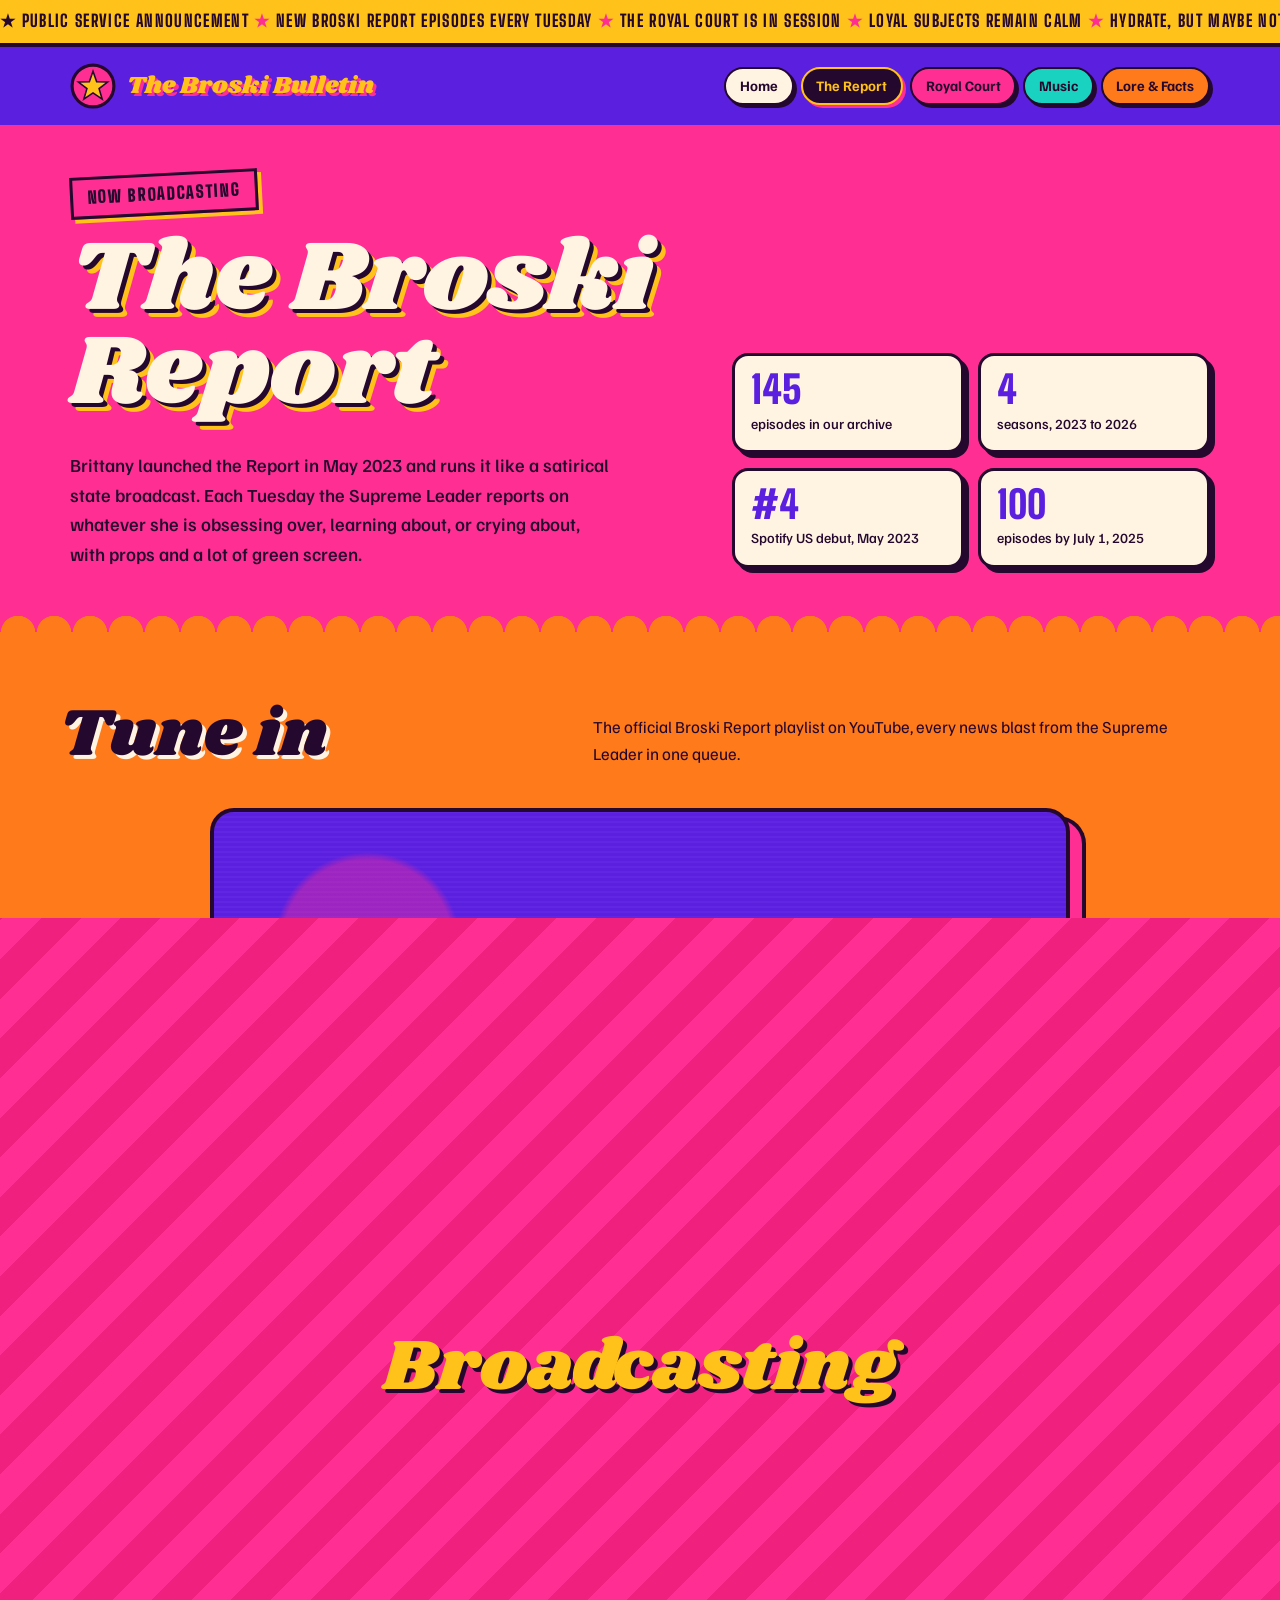
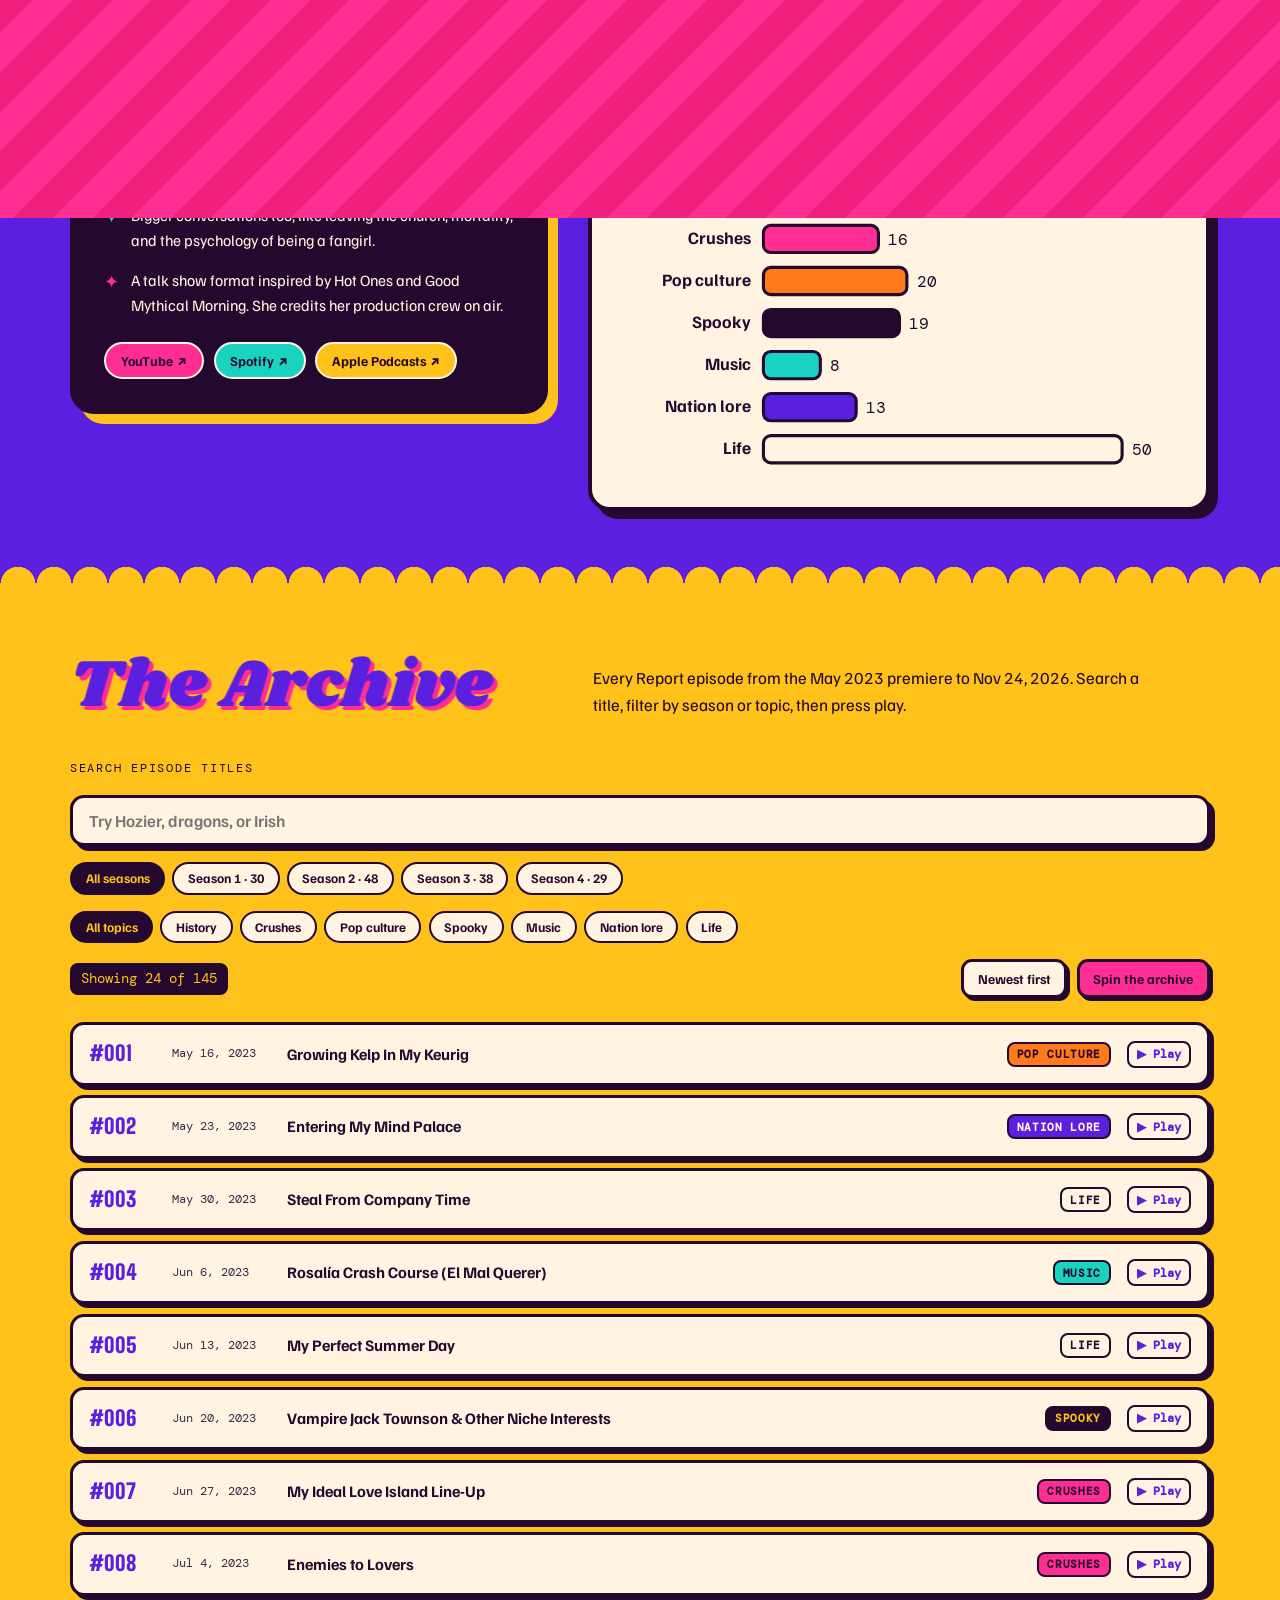
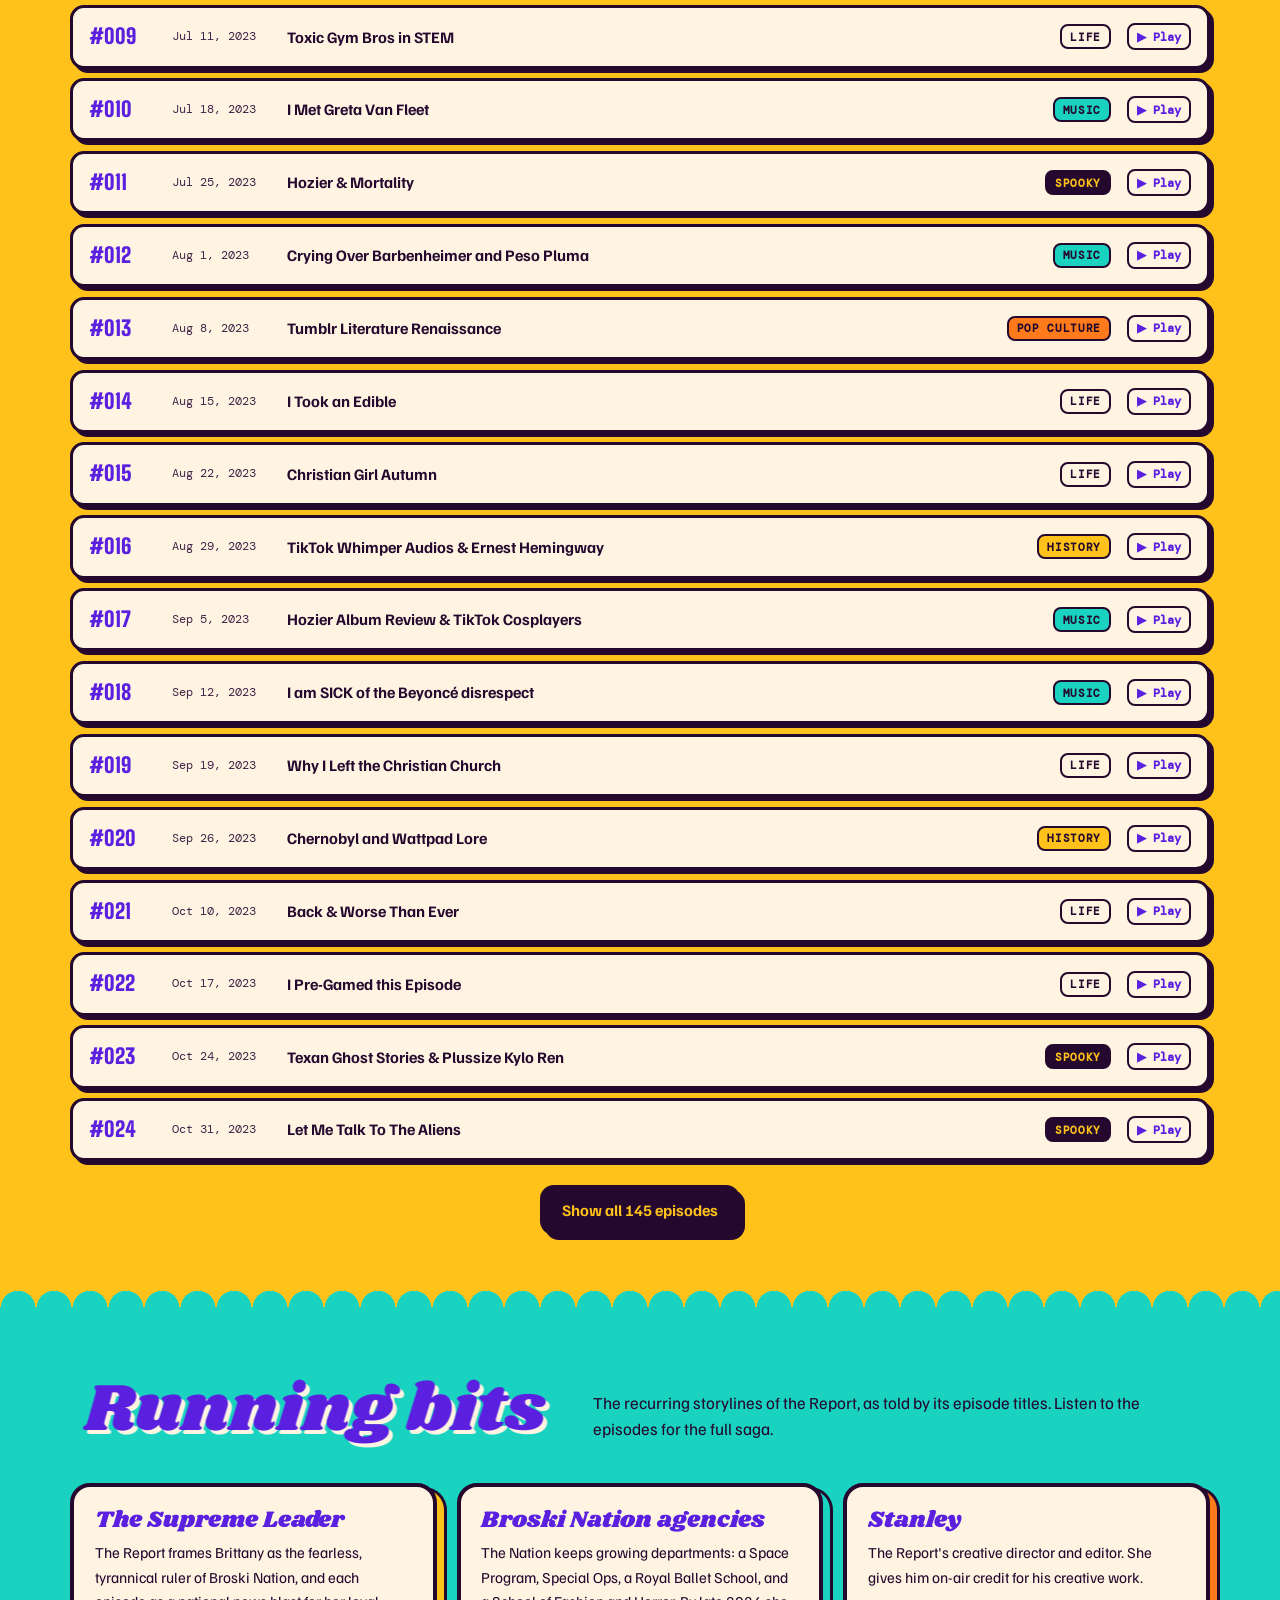
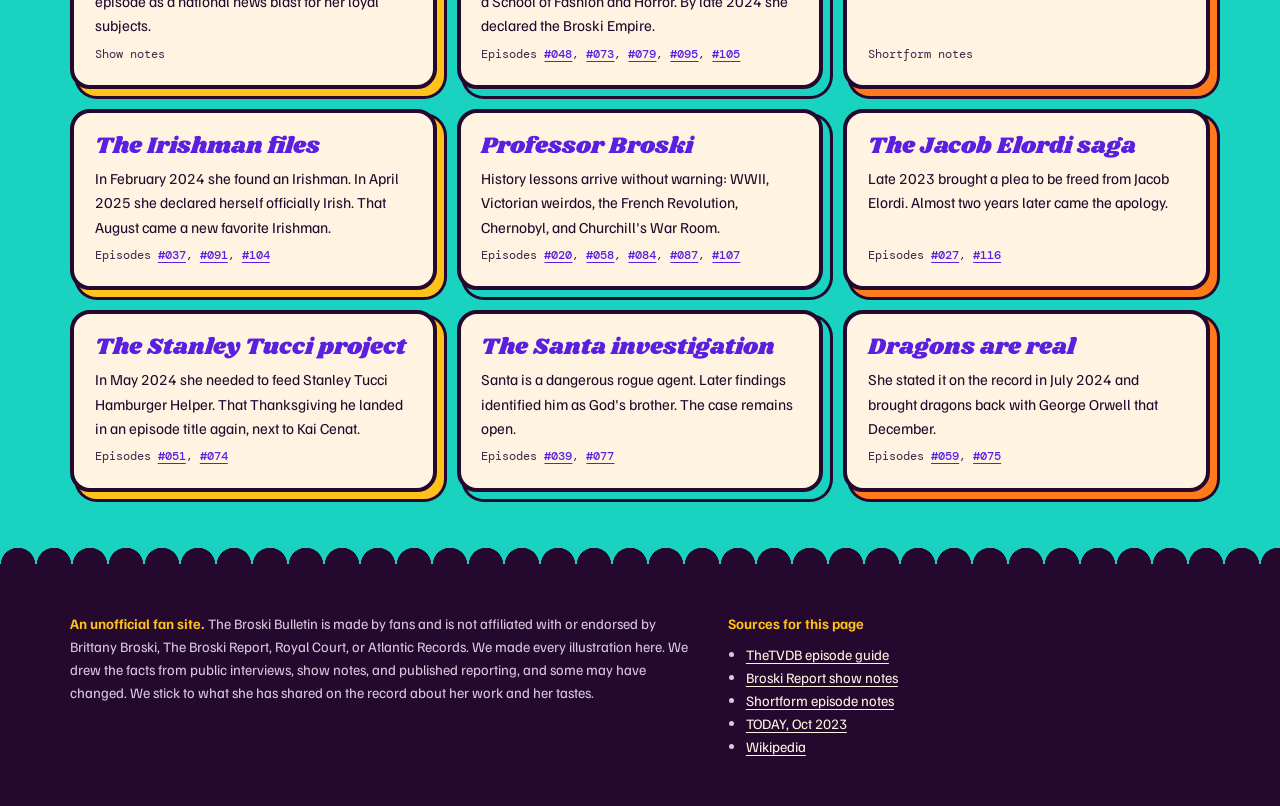
<file: report.html>
<!doctype html>
<html lang="en">
<head>
<meta charset="utf-8">
<meta name="viewport" content="width=device-width, initial-scale=1, viewport-fit=cover">
<title>The Broski Report · Broski Bulletin</title>
<link rel="preconnect" href="https://fonts.googleapis.com"><link rel="preconnect" href="https://fonts.gstatic.com" crossorigin><link rel="stylesheet" href="https://fonts.googleapis.com/css2?family=Big+Shoulders+Display:wght@700;800;900&family=Familjen+Grotesk:ital,wght@0,400;0,500;0,700;1,400&family=DM+Mono:wght@400;500&family=UnifrakturMaguntia&family=Shrikhand&display=swap">
<link rel="stylesheet" href="styles.css">
</head>
<body>
<div class="ticker" aria-hidden="true"><div class="ticker-track"><span>★ Public service announcement <b>★</b> New Broski Report episodes every Tuesday <b>★</b> The Royal Court is in session <b>★</b> Loyal subjects remain calm <b>★</b> Hydrate, but maybe not with kombucha <b>★</b> Broski Nation thanks you for your service</span><span>★ Public service announcement <b>★</b> New Broski Report episodes every Tuesday <b>★</b> The Royal Court is in session <b>★</b> Loyal subjects remain calm <b>★</b> Hydrate, but maybe not with kombucha <b>★</b> Broski Nation thanks you for your service</span></div></div>
<header class="top" id="top">
  <div class="wrap">
    <a class="seal" href="index.html"><svg width="46" height="46" viewBox="0 0 44 44" aria-hidden="true"><circle cx="22" cy="22" r="20" fill="#FF2E93" stroke="#24082E" stroke-width="3"/><path d="M22 8 L25.5 18 L36 18.2 L27.8 24.5 L30.8 34.6 L22 28.6 L13.2 34.6 L16.2 24.5 L8 18.2 L18.5 18 Z" fill="#FFC21A" stroke="#24082E" stroke-width="1.5"/></svg>The Broski Bulletin</a>
    <nav class="nav" aria-label="Pages">
      <a href="index.html">Home</a>
      <a href="report.html" aria-current="page">The Report</a>
      <a href="court.html">Royal Court</a>
      <a href="music.html">Music</a>
      <a href="lore.html">Lore &amp; Facts</a>
    </nav>
  </div>
</header>
<main>
<section class="band b-pink page-hero" aria-labelledby="page-title">
  <div class="wrap">
    <div>
      <span class="kicker">Now broadcasting</span>
      <h1 id="page-title">The Broski Report</h1>
      <p class="lede">Brittany launched the Report in May 2023 and runs it like a satirical state broadcast. Each Tuesday the Supreme Leader reports on whatever she is obsessing over, learning about, or crying about, with props and a lot of green screen.</p>
    </div>
    <div class="hero-stats"><div><b>145</b><span>episodes in our archive</span></div><div><b>4</b><span>seasons, 2023 to 2026</span></div><div><b>#4</b><span>Spotify US debut, May 2023</span></div><div><b>100</b><span>episodes by July 1, 2025</span></div></div>
  </div>
</section>

<section class="band b-tang" id="tune-in" aria-labelledby="tune-title">
  <div class="wrap">
    <div class="sec-head"><h2 id="tune-title">Tune in</h2><p>The official Broski Report playlist on YouTube, every news blast from the Supreme Leader in one queue.</p></div>
    <div class="playlist stage" data-list="PLkkIoVxQEf_bKRa9MmHFKxVIFphuk2ET9" data-variant="report"><button class="yt pl-yt pl-report" type="button" data-list="PLkkIoVxQEf_bKRa9MmHFKxVIFphuk2ET9" aria-label="Play the Broski Report playlist"><svg class="pl-icon" viewBox="0 0 24 24" width="64" height="64" aria-hidden="true"><rect x="8" y="2" width="8" height="13" rx="4" fill="#FFC21A" stroke="#24082E" stroke-width="1.6"/><path d="M8.5 6.5h7M8.5 9.5h7" stroke="#24082E" stroke-width="1.2"/><path d="M5 11a7 7 0 0014 0M12 18v4M8 22h8" fill="none" stroke="#FFC21A" stroke-width="2.2" stroke-linecap="round"/></svg><span class="play" aria-hidden="true"></span><span class="pl-label">Play the Broski Report</span></button><p class="pl-now" hidden></p><p class="pl-note">Plays here through YouTube. Pick any episode below to load it into this player. Prefer the app? <a href="https://www.youtube.com/playlist?list=PLkkIoVxQEf_bKRa9MmHFKxVIFphuk2ET9" target="_blank" rel="noopener">Open the playlist on YouTube ↗</a></p></div>
  </div>
</section>

<section class="band b-violet" aria-labelledby="covers-title">
  <div class="wrap split">
    <div class="decree">
      <h3>What the Report covers</h3>
      <ul>
        <li><span>Pop culture and fandom, from heartthrob crushes to deep dives on Hozier, Beyoncé, and Chappell Roan.</span></li>
        <li><span>Surprise history lessons. Chernobyl, WWII, the Roman Colosseum, and Victorian oddities have all made the broadcast.</span></li>
        <li><span>Life updates told with total candor: travel to Ireland and Italy, theater kid memories, and the reality of influencing as a job.</span></li>
        <li><span>Bigger conversations too, like leaving the church, mortality, and the psychology of being a fangirl.</span></li>
        <li><span>A talk show format inspired by Hot Ones and Good Mythical Morning. She credits her production crew on air.</span></li>
      </ul>
      <div class="listen" aria-label="Listen">
        <a href="https://www.youtube.com/results?search_query=The+Broski+Report" target="_blank" rel="noopener">YouTube ↗</a>
        <a href="https://open.spotify.com/search/The%20Broski%20Report/podcasts" target="_blank" rel="noopener">Spotify ↗</a>
        <a href="https://podcasts.apple.com/us/search?term=The%20Broski%20Report" target="_blank" rel="noopener">Apple Podcasts ↗</a>
      </div>
    </div>
    <div>
      <div class="sec-head" style="grid-template-columns:minmax(0,1fr);margin-bottom:1.5rem"><h2 id="covers-title">What she talks about</h2><p>We sorted every episode title in our archive by topic. Life stories lead. History and the spooky stuff tie for second, with crushes one episode behind.</p></div>
      <div class="chart"><h3>Episodes by topic</h3><svg viewBox="0 0 460 258" role="img" aria-label="Episodes by topic: History 19, Crushes 16, Pop culture 20, Spooky 19, Music 8, Nation lore 13, Life 50"><text x="110" y="29" text-anchor="end" font-family="Familjen Grotesk, Arial, sans-serif" font-size="14" font-weight="700" fill="#24082E">History</text><rect x="120" y="14" width="110" height="22" rx="6" fill="#FFC21A" stroke="#24082E" stroke-width="2.5"/><text x="238" y="30" font-family="DM Mono, monospace" font-size="13" fill="#24082E">19</text><text x="110" y="63" text-anchor="end" font-family="Familjen Grotesk, Arial, sans-serif" font-size="14" font-weight="700" fill="#24082E">Crushes</text><rect x="120" y="48" width="93" height="22" rx="6" fill="#FF2E93" stroke="#24082E" stroke-width="2.5"/><text x="221" y="64" font-family="DM Mono, monospace" font-size="13" fill="#24082E">16</text><text x="110" y="97" text-anchor="end" font-family="Familjen Grotesk, Arial, sans-serif" font-size="14" font-weight="700" fill="#24082E">Pop culture</text><rect x="120" y="82" width="116" height="22" rx="6" fill="#FF7A1A" stroke="#24082E" stroke-width="2.5"/><text x="244" y="98" font-family="DM Mono, monospace" font-size="13" fill="#24082E">20</text><text x="110" y="131" text-anchor="end" font-family="Familjen Grotesk, Arial, sans-serif" font-size="14" font-weight="700" fill="#24082E">Spooky</text><rect x="120" y="116" width="110" height="22" rx="6" fill="#24082E" stroke="#24082E" stroke-width="2.5"/><text x="238" y="132" font-family="DM Mono, monospace" font-size="13" fill="#24082E">19</text><text x="110" y="165" text-anchor="end" font-family="Familjen Grotesk, Arial, sans-serif" font-size="14" font-weight="700" fill="#24082E">Music</text><rect x="120" y="150" width="46" height="22" rx="6" fill="#19D3C0" stroke="#24082E" stroke-width="2.5"/><text x="174" y="166" font-family="DM Mono, monospace" font-size="13" fill="#24082E">8</text><text x="110" y="199" text-anchor="end" font-family="Familjen Grotesk, Arial, sans-serif" font-size="14" font-weight="700" fill="#24082E">Nation lore</text><rect x="120" y="184" width="75" height="22" rx="6" fill="#5B1FE0" stroke="#24082E" stroke-width="2.5"/><text x="203" y="200" font-family="DM Mono, monospace" font-size="13" fill="#24082E">13</text><text x="110" y="233" text-anchor="end" font-family="Familjen Grotesk, Arial, sans-serif" font-size="14" font-weight="700" fill="#24082E">Life</text><rect x="120" y="218" width="290" height="22" rx="6" fill="#FFF4E2" stroke="#24082E" stroke-width="2.5"/><text x="418" y="234" font-family="DM Mono, monospace" font-size="13" fill="#24082E">50</text></svg></div>
    </div>
  </div>
</section>

<section class="band b-gold" id="archive" aria-labelledby="archive-title">
  <div class="wrap">
    <div class="sec-head"><h2 id="archive-title">The Archive</h2><p>Every Report episode from the May 2023 premiere to Nov 24, 2026. Search a title, filter by season or topic, then press play.</p></div>
    <div class="tools">
      <label class="eyebrow" for="ep-search">Search episode titles</label>
      <input class="search" id="ep-search" type="search" placeholder="Try Hozier, dragons, or Irish" autocomplete="off">
      <div class="chips" role="group" aria-label="Filter by season"><button class="chip" type="button" data-season="all" aria-pressed="true">All seasons</button><button class="chip" type="button" data-season="1" aria-pressed="false">Season 1 · 30</button><button class="chip" type="button" data-season="2" aria-pressed="false">Season 2 · 48</button><button class="chip" type="button" data-season="3" aria-pressed="false">Season 3 · 38</button><button class="chip" type="button" data-season="4" aria-pressed="false">Season 4 · 29</button></div>
      <div class="chips" role="group" aria-label="Filter by topic"><button class="chip" type="button" data-tag="all" aria-pressed="true">All topics</button><button class="chip" type="button" data-tag="History" aria-pressed="false">History</button><button class="chip" type="button" data-tag="Crushes" aria-pressed="false">Crushes</button><button class="chip" type="button" data-tag="Pop culture" aria-pressed="false">Pop culture</button><button class="chip" type="button" data-tag="Spooky" aria-pressed="false">Spooky</button><button class="chip" type="button" data-tag="Music" aria-pressed="false">Music</button><button class="chip" type="button" data-tag="Nation lore" aria-pressed="false">Nation lore</button><button class="chip" type="button" data-tag="Life" aria-pressed="false">Life</button></div>
      <div class="tools-row"><span class="count" id="ep-count" aria-live="polite">Showing 24 of 145</span><span style="display:flex;gap:.6rem;flex-wrap:wrap"><button class="btn small" id="ep-sort" type="button" aria-pressed="false">Newest first</button><button class="btn pink small" id="ep-random" type="button">Spin the archive</button></span></div>
    </div>
    <div class="archive" id="archive-list">
      <article class="ep" id="ep-001" data-n="1" data-s="1" data-g="Pop culture" data-t="growing kelp in my keurig"><span class="no">#001</span><time datetime="2023-05-16">May 16, 2023</time><h4>Growing Kelp In My Keurig</h4><span class="tag" data-g="Pop culture">Pop culture</span><button class="ep-go ep-play" type="button" data-vid="gBt-MQxXfBw" aria-label="Play Growing Kelp In My Keurig in the player">▶ Play</button></article>
      <article class="ep" id="ep-002" data-n="2" data-s="1" data-g="Nation lore" data-t="entering my mind palace"><span class="no">#002</span><time datetime="2023-05-23">May 23, 2023</time><h4>Entering My Mind Palace</h4><span class="tag" data-g="Nation lore">Nation lore</span><button class="ep-go ep-play" type="button" data-vid="Yo-AjPkOeBQ" aria-label="Play Entering My Mind Palace in the player">▶ Play</button></article>
      <article class="ep" id="ep-003" data-n="3" data-s="1" data-g="Life" data-t="steal from company time"><span class="no">#003</span><time datetime="2023-05-30">May 30, 2023</time><h4>Steal From Company Time</h4><span class="tag" data-g="Life">Life</span><button class="ep-go ep-play" type="button" data-vid="ZBaEzyXXRWI" aria-label="Play Steal From Company Time in the player">▶ Play</button></article>
      <article class="ep" id="ep-004" data-n="4" data-s="1" data-g="Music" data-t="rosalía crash course (el mal querer)"><span class="no">#004</span><time datetime="2023-06-06">Jun 6, 2023</time><h4>Rosalía Crash Course (El Mal Querer)</h4><span class="tag" data-g="Music">Music</span><button class="ep-go ep-play" type="button" data-vid="15QDvKTyUEU" aria-label="Play Rosalía Crash Course (El Mal Querer) in the player">▶ Play</button></article>
      <article class="ep" id="ep-005" data-n="5" data-s="1" data-g="Life" data-t="my perfect summer day"><span class="no">#005</span><time datetime="2023-06-13">Jun 13, 2023</time><h4>My Perfect Summer Day</h4><span class="tag" data-g="Life">Life</span><button class="ep-go ep-play" type="button" data-vid="ixTcuMJXuoc" aria-label="Play My Perfect Summer Day in the player">▶ Play</button></article>
      <article class="ep" id="ep-006" data-n="6" data-s="1" data-g="Spooky" data-t="vampire jack townson &amp; other niche interests"><span class="no">#006</span><time datetime="2023-06-20">Jun 20, 2023</time><h4>Vampire Jack Townson &amp; Other Niche Interests</h4><span class="tag" data-g="Spooky">Spooky</span><button class="ep-go ep-play" type="button" data-vid="1ox7S1hbeok" aria-label="Play Vampire Jack Townson &amp; Other Niche Interests in the player">▶ Play</button></article>
      <article class="ep" id="ep-007" data-n="7" data-s="1" data-g="Crushes" data-t="my ideal love island line-up"><span class="no">#007</span><time datetime="2023-06-27">Jun 27, 2023</time><h4>My Ideal Love Island Line-Up</h4><span class="tag" data-g="Crushes">Crushes</span><button class="ep-go ep-play" type="button" data-vid="bJrj0SUeDsg" aria-label="Play My Ideal Love Island Line-Up in the player">▶ Play</button></article>
      <article class="ep" id="ep-008" data-n="8" data-s="1" data-g="Crushes" data-t="enemies to lovers"><span class="no">#008</span><time datetime="2023-07-04">Jul 4, 2023</time><h4>Enemies to Lovers</h4><span class="tag" data-g="Crushes">Crushes</span><button class="ep-go ep-play" type="button" data-vid="W4kw-jAakoM" aria-label="Play Enemies to Lovers in the player">▶ Play</button></article>
      <article class="ep" id="ep-009" data-n="9" data-s="1" data-g="Life" data-t="toxic gym bros in stem"><span class="no">#009</span><time datetime="2023-07-11">Jul 11, 2023</time><h4>Toxic Gym Bros in STEM</h4><span class="tag" data-g="Life">Life</span><button class="ep-go ep-play" type="button" data-vid="-xeiYtwVH6I" aria-label="Play Toxic Gym Bros in STEM in the player">▶ Play</button></article>
      <article class="ep" id="ep-010" data-n="10" data-s="1" data-g="Music" data-t="i met greta van fleet"><span class="no">#010</span><time datetime="2023-07-18">Jul 18, 2023</time><h4>I Met Greta Van Fleet</h4><span class="tag" data-g="Music">Music</span><button class="ep-go ep-play" type="button" data-vid="nWl9C9Sr2ps" aria-label="Play I Met Greta Van Fleet in the player">▶ Play</button></article>
      <article class="ep" id="ep-011" data-n="11" data-s="1" data-g="Spooky" data-t="hozier &amp; mortality"><span class="no">#011</span><time datetime="2023-07-25">Jul 25, 2023</time><h4>Hozier &amp; Mortality</h4><span class="tag" data-g="Spooky">Spooky</span><button class="ep-go ep-play" type="button" data-vid="s2h6_XTa6OE" aria-label="Play Hozier &amp; Mortality in the player">▶ Play</button></article>
      <article class="ep" id="ep-012" data-n="12" data-s="1" data-g="Music" data-t="crying over barbenheimer and peso pluma"><span class="no">#012</span><time datetime="2023-08-01">Aug 1, 2023</time><h4>Crying Over Barbenheimer and Peso Pluma</h4><span class="tag" data-g="Music">Music</span><button class="ep-go ep-play" type="button" data-vid="5sEoe-ajUJc" aria-label="Play Crying Over Barbenheimer and Peso Pluma in the player">▶ Play</button></article>
      <article class="ep" id="ep-013" data-n="13" data-s="1" data-g="Pop culture" data-t="tumblr literature renaissance"><span class="no">#013</span><time datetime="2023-08-08">Aug 8, 2023</time><h4>Tumblr Literature Renaissance</h4><span class="tag" data-g="Pop culture">Pop culture</span><button class="ep-go ep-play" type="button" data-vid="qZDok5oJFK0" aria-label="Play Tumblr Literature Renaissance in the player">▶ Play</button></article>
      <article class="ep" id="ep-014" data-n="14" data-s="1" data-g="Life" data-t="i took an edible"><span class="no">#014</span><time datetime="2023-08-15">Aug 15, 2023</time><h4>I Took an Edible</h4><span class="tag" data-g="Life">Life</span><button class="ep-go ep-play" type="button" data-vid="MojOQFVF78c" aria-label="Play I Took an Edible in the player">▶ Play</button></article>
      <article class="ep" id="ep-015" data-n="15" data-s="1" data-g="Life" data-t="christian girl autumn"><span class="no">#015</span><time datetime="2023-08-22">Aug 22, 2023</time><h4>Christian Girl Autumn</h4><span class="tag" data-g="Life">Life</span><button class="ep-go ep-play" type="button" data-vid="jGQd7k_NrfM" aria-label="Play Christian Girl Autumn in the player">▶ Play</button></article>
      <article class="ep" id="ep-016" data-n="16" data-s="1" data-g="History" data-t="tiktok whimper audios &amp; ernest hemingway"><span class="no">#016</span><time datetime="2023-08-29">Aug 29, 2023</time><h4>TikTok Whimper Audios &amp; Ernest Hemingway</h4><span class="tag" data-g="History">History</span><button class="ep-go ep-play" type="button" data-vid="ONXfMSqX-Lw" aria-label="Play TikTok Whimper Audios &amp; Ernest Hemingway in the player">▶ Play</button></article>
      <article class="ep" id="ep-017" data-n="17" data-s="1" data-g="Music" data-t="hozier album review &amp; tiktok cosplayers"><span class="no">#017</span><time datetime="2023-09-05">Sep 5, 2023</time><h4>Hozier Album Review &amp; TikTok Cosplayers</h4><span class="tag" data-g="Music">Music</span><button class="ep-go ep-play" type="button" data-vid="jY5Qr6_nJxA" aria-label="Play Hozier Album Review &amp; TikTok Cosplayers in the player">▶ Play</button></article>
      <article class="ep" id="ep-018" data-n="18" data-s="1" data-g="Music" data-t="i am sick of the beyoncé disrespect"><span class="no">#018</span><time datetime="2023-09-12">Sep 12, 2023</time><h4>I am SICK of the Beyoncé disrespect</h4><span class="tag" data-g="Music">Music</span><button class="ep-go ep-play" type="button" data-vid="8O_YaYgfDk0" aria-label="Play I am SICK of the Beyoncé disrespect in the player">▶ Play</button></article>
      <article class="ep" id="ep-019" data-n="19" data-s="1" data-g="Life" data-t="why i left the christian church"><span class="no">#019</span><time datetime="2023-09-19">Sep 19, 2023</time><h4>Why I Left the Christian Church</h4><span class="tag" data-g="Life">Life</span><button class="ep-go ep-play" type="button" data-vid="UiusO8_HdfE" aria-label="Play Why I Left the Christian Church in the player">▶ Play</button></article>
      <article class="ep" id="ep-020" data-n="20" data-s="1" data-g="History" data-t="chernobyl and wattpad lore"><span class="no">#020</span><time datetime="2023-09-26">Sep 26, 2023</time><h4>Chernobyl and Wattpad Lore</h4><span class="tag" data-g="History">History</span><button class="ep-go ep-play" type="button" data-vid="9VsIHk_MU-k" aria-label="Play Chernobyl and Wattpad Lore in the player">▶ Play</button></article>
      <article class="ep" id="ep-021" data-n="21" data-s="1" data-g="Life" data-t="back &amp; worse than ever"><span class="no">#021</span><time datetime="2023-10-10">Oct 10, 2023</time><h4>Back &amp; Worse Than Ever</h4><span class="tag" data-g="Life">Life</span><button class="ep-go ep-play" type="button" data-vid="PPR8T9ck9tA" aria-label="Play Back &amp; Worse Than Ever in the player">▶ Play</button></article>
      <article class="ep" id="ep-022" data-n="22" data-s="1" data-g="Life" data-t="i pre-gamed this episode"><span class="no">#022</span><time datetime="2023-10-17">Oct 17, 2023</time><h4>I Pre-Gamed this Episode</h4><span class="tag" data-g="Life">Life</span><button class="ep-go ep-play" type="button" data-vid="TgaVYi8Oadc" aria-label="Play I Pre-Gamed this Episode in the player">▶ Play</button></article>
      <article class="ep" id="ep-023" data-n="23" data-s="1" data-g="Spooky" data-t="texan ghost stories &amp; plussize kylo ren"><span class="no">#023</span><time datetime="2023-10-24">Oct 24, 2023</time><h4>Texan Ghost Stories &amp; Plussize Kylo Ren</h4><span class="tag" data-g="Spooky">Spooky</span><button class="ep-go ep-play" type="button" data-vid="QXraXrC6vy8" aria-label="Play Texan Ghost Stories &amp; Plussize Kylo Ren in the player">▶ Play</button></article>
      <article class="ep" id="ep-024" data-n="24" data-s="1" data-g="Spooky" data-t="let me talk to the aliens"><span class="no">#024</span><time datetime="2023-10-31">Oct 31, 2023</time><h4>Let Me Talk To The Aliens</h4><span class="tag" data-g="Spooky">Spooky</span><button class="ep-go ep-play" type="button" data-vid="tdKtRK2CSOw" aria-label="Play Let Me Talk To The Aliens in the player">▶ Play</button></article>
      <article class="ep" id="ep-025" data-n="25" data-s="1" data-g="Crushes" data-t="harry styles fragrance &amp; parasocial anxiety" hidden><span class="no">#025</span><time datetime="2023-11-07">Nov 7, 2023</time><h4>Harry Styles Fragrance &amp; Parasocial Anxiety</h4><span class="tag" data-g="Crushes">Crushes</span><button class="ep-go ep-play" type="button" data-vid="oM193901ud4" aria-label="Play Harry Styles Fragrance &amp; Parasocial Anxiety in the player">▶ Play</button></article>
      <article class="ep" id="ep-026" data-n="26" data-s="1" data-g="History" data-t="unpacking the americentric worldview" hidden><span class="no">#026</span><time datetime="2023-11-14">Nov 14, 2023</time><h4>Unpacking the Americentric Worldview</h4><span class="tag" data-g="History">History</span><button class="ep-go ep-play" type="button" data-vid="AW8Si6shD3M" aria-label="Play Unpacking the Americentric Worldview in the player">▶ Play</button></article>
      <article class="ep" id="ep-027" data-n="27" data-s="1" data-g="Crushes" data-t="free me from jacob elordi" hidden><span class="no">#027</span><time datetime="2023-11-21">Nov 21, 2023</time><h4>Free Me from Jacob Elordi</h4><span class="tag" data-g="Crushes">Crushes</span><button class="ep-go ep-play" type="button" data-vid="ek8WmQShSKQ" aria-label="Play Free Me from Jacob Elordi in the player">▶ Play</button></article>
      <article class="ep" id="ep-028" data-n="28" data-s="1" data-g="Life" data-t="i&#x27;m malnourished &amp; my skin is falling off" hidden><span class="no">#028</span><time datetime="2023-12-05">Dec 5, 2023</time><h4>I&#x27;m Malnourished &amp; My Skin is Falling Off</h4><span class="tag" data-g="Life">Life</span><button class="ep-go ep-play" type="button" data-vid="_mEGPsTFXa8" aria-label="Play I&#x27;m Malnourished &amp; My Skin is Falling Off in the player">▶ Play</button></article>
      <article class="ep" id="ep-029" data-n="29" data-s="1" data-g="Crushes" data-t="the demented psychology of being a fangirl" hidden><span class="no">#029</span><time datetime="2023-12-12">Dec 12, 2023</time><h4>The Demented Psychology of Being a Fangirl</h4><span class="tag" data-g="Crushes">Crushes</span><button class="ep-go ep-play" type="button" data-vid="vP-UBT_zEX8" aria-label="Play The Demented Psychology of Being a Fangirl in the player">▶ Play</button></article>
      <article class="ep" id="ep-030" data-n="30" data-s="1" data-g="Nation lore" data-t="exchanging my brain at the brain store" hidden><span class="no">#030</span><time datetime="2023-12-19">Dec 19, 2023</time><h4>Exchanging my Brain at the Brain Store</h4><span class="tag" data-g="Nation lore">Nation lore</span><button class="ep-go ep-play" type="button" data-vid="oh2HDE22CRI" aria-label="Play Exchanging my Brain at the Brain Store in the player">▶ Play</button></article>
      <article class="ep" id="ep-031" data-n="31" data-s="2" data-g="Life" data-t="we are so back" hidden><span class="no">#031</span><time datetime="2024-01-09">Jan 9, 2024</time><h4>We Are So Back</h4><span class="tag" data-g="Life">Life</span><button class="ep-go ep-play" type="button" data-vid="7umLLmXf6tk" aria-label="Play We Are So Back in the player">▶ Play</button></article>
      <article class="ep" id="ep-032" data-n="32" data-s="2" data-g="Life" data-t="never drink with british people" hidden><span class="no">#032</span><time datetime="2024-01-16">Jan 16, 2024</time><h4>Never Drink with British People</h4><span class="tag" data-g="Life">Life</span><button class="ep-go ep-play" type="button" data-vid="dQcbovGlN8g" aria-label="Play Never Drink with British People in the player">▶ Play</button></article>
      <article class="ep" id="ep-033" data-n="33" data-s="2" data-g="History" data-t="i would&#x27;ve slayed as a victorian woman" hidden><span class="no">#033</span><time datetime="2024-01-23">Jan 23, 2024</time><h4>I Would&#x27;ve Slayed as a Victorian Woman</h4><span class="tag" data-g="History">History</span><button class="ep-go ep-play" type="button" data-vid="dpRYJTUscA4" aria-label="Play I Would&#x27;ve Slayed as a Victorian Woman in the player">▶ Play</button></article>
      <article class="ep" id="ep-034" data-n="34" data-s="2" data-g="Crushes" data-t="pedro pascal review &amp; irish smut" hidden><span class="no">#034</span><time datetime="2024-01-30">Jan 30, 2024</time><h4>Pedro Pascal Review &amp; Irish Smut</h4><span class="tag" data-g="Crushes">Crushes</span><button class="ep-go ep-play" type="button" data-vid="CEPvbGj8UQk" aria-label="Play Pedro Pascal Review &amp; Irish Smut in the player">▶ Play</button></article>
      <article class="ep" id="ep-035" data-n="35" data-s="2" data-g="Life" data-t="i&#x27;m joining the air force" hidden><span class="no">#035</span><time datetime="2024-02-06">Feb 6, 2024</time><h4>I&#x27;m Joining the Air Force</h4><span class="tag" data-g="Life">Life</span><button class="ep-go ep-play" type="button" data-vid="0vl9EncUj1Y" aria-label="Play I&#x27;m Joining the Air Force in the player">▶ Play</button></article>
      <article class="ep" id="ep-036" data-n="36" data-s="2" data-g="History" data-t="high and babbling about the 7 deadly sins" hidden><span class="no">#036</span><time datetime="2024-02-13">Feb 13, 2024</time><h4>High and Babbling About the 7 Deadly Sins</h4><span class="tag" data-g="History">History</span><button class="ep-go ep-play" type="button" data-vid="E-ZwVtj7qEE" aria-label="Play High and Babbling About the 7 Deadly Sins in the player">▶ Play</button></article>
      <article class="ep" id="ep-037" data-n="37" data-s="2" data-g="Crushes" data-t="i found an irishman" hidden><span class="no">#037</span><time datetime="2024-02-20">Feb 20, 2024</time><h4>I Found an Irishman</h4><span class="tag" data-g="Crushes">Crushes</span><button class="ep-go ep-play" type="button" data-vid="k72E2dmtwUI" aria-label="Play I Found an Irishman in the player">▶ Play</button></article>
      <article class="ep" id="ep-038" data-n="38" data-s="2" data-g="Music" data-t="having a literal meltdown over meeting beyoncé" hidden><span class="no">#038</span><time datetime="2024-02-27">Feb 27, 2024</time><h4>Having a Literal Meltdown Over Meeting Beyoncé</h4><span class="tag" data-g="Music">Music</span><button class="ep-go ep-play" type="button" data-vid="1WEeHcRPDXc" aria-label="Play Having a Literal Meltdown Over Meeting Beyoncé in the player">▶ Play</button></article>
      <article class="ep" id="ep-039" data-n="39" data-s="2" data-g="Spooky" data-t="santa is a dangerous rogue agent" hidden><span class="no">#039</span><time datetime="2024-03-05">Mar 5, 2024</time><h4>Santa is a Dangerous Rogue Agent</h4><span class="tag" data-g="Spooky">Spooky</span><button class="ep-go ep-play" type="button" data-vid="uzJBlUwN6A0" aria-label="Play Santa is a Dangerous Rogue Agent in the player">▶ Play</button></article>
      <article class="ep" id="ep-040" data-n="40" data-s="2" data-g="Life" data-t="i have horrible news" hidden><span class="no">#040</span><time datetime="2024-03-12">Mar 12, 2024</time><h4>I Have Horrible News</h4><span class="tag" data-g="Life">Life</span><button class="ep-go ep-play" type="button" data-vid="SgEDJoUqOJU" aria-label="Play I Have Horrible News in the player">▶ Play</button></article>
      <article class="ep" id="ep-041" data-n="41" data-s="2" data-g="Life" data-t="wake up sheeple!" hidden><span class="no">#041</span><time datetime="2024-03-19">Mar 19, 2024</time><h4>WAKE UP SHEEPLE!</h4><span class="tag" data-g="Life">Life</span><button class="ep-go ep-play" type="button" data-vid="X4i7luDK1AY" aria-label="Play WAKE UP SHEEPLE! in the player">▶ Play</button></article>
      <article class="ep" id="ep-042" data-n="42" data-s="2" data-g="Crushes" data-t="i&#x27;m sorry timothée chalamet" hidden><span class="no">#042</span><time datetime="2024-03-26">Mar 26, 2024</time><h4>I&#x27;m Sorry Timothée Chalamet</h4><span class="tag" data-g="Crushes">Crushes</span><button class="ep-go ep-play" type="button" data-vid="ww4h7WvVlaE" aria-label="Play I&#x27;m Sorry Timothée Chalamet in the player">▶ Play</button></article>
      <article class="ep" id="ep-043" data-n="43" data-s="2" data-g="Music" data-t="everyone shut up cowboy carter is out" hidden><span class="no">#043</span><time datetime="2024-04-02">Apr 2, 2024</time><h4>EVERYONE SHUT UP COWBOY CARTER IS OUT</h4><span class="tag" data-g="Music">Music</span><button class="ep-go ep-play" type="button" data-vid="iNOZvhdBIfY" aria-label="Play EVERYONE SHUT UP COWBOY CARTER IS OUT in the player">▶ Play</button></article>
      <article class="ep" id="ep-044" data-n="44" data-s="2" data-g="Pop culture" data-t="my brain&#x27;s foreskin &amp; bladerunner" hidden><span class="no">#044</span><time datetime="2024-04-09">Apr 9, 2024</time><h4>My Brain&#x27;s Foreskin &amp; Bladerunner</h4><span class="tag" data-g="Pop culture">Pop culture</span><button class="ep-go ep-play" type="button" data-vid="XFq7CiM-27M" aria-label="Play My Brain&#x27;s Foreskin &amp; Bladerunner in the player">▶ Play</button></article>
      <article class="ep" id="ep-045" data-n="45" data-s="2" data-g="Life" data-t="kfc &amp; climate change" hidden><span class="no">#045</span><time datetime="2024-04-16">Apr 16, 2024</time><h4>KFC &amp; Climate Change</h4><span class="tag" data-g="Life">Life</span><button class="ep-go ep-play" type="button" data-vid="2i3_aCZSLLA" aria-label="Play KFC &amp; Climate Change in the player">▶ Play</button></article>
      <article class="ep" id="ep-046" data-n="46" data-s="2" data-g="Music" data-t="men could never understand lana del rey" hidden><span class="no">#046</span><time datetime="2024-04-23">Apr 23, 2024</time><h4>Men Could Never Understand Lana del Rey</h4><span class="tag" data-g="Music">Music</span><button class="ep-go ep-play" type="button" data-vid="hNjvv_f0Gdk" aria-label="Play Men Could Never Understand Lana del Rey in the player">▶ Play</button></article>
      <article class="ep" id="ep-047" data-n="47" data-s="2" data-g="Pop culture" data-t="my controversial thoughts on shrek 2" hidden><span class="no">#047</span><time datetime="2024-04-30">Apr 30, 2024</time><h4>My Controversial Thoughts on Shrek 2</h4><span class="tag" data-g="Pop culture">Pop culture</span><button class="ep-go ep-play" type="button" data-vid="oi-YXBKEUAs" aria-label="Play My Controversial Thoughts on Shrek 2 in the player">▶ Play</button></article>
      <article class="ep" id="ep-048" data-n="48" data-s="2" data-g="Nation lore" data-t="broski nation space program &amp; the popemobile" hidden><span class="no">#048</span><time datetime="2024-05-07">May 7, 2024</time><h4>Broski Nation Space Program &amp; the Popemobile</h4><span class="tag" data-g="Nation lore">Nation lore</span><button class="ep-go ep-play" type="button" data-vid="TAEmIJm8Kvo" aria-label="Play Broski Nation Space Program &amp; the Popemobile in the player">▶ Play</button></article>
      <article class="ep" id="ep-049" data-n="49" data-s="2" data-g="Pop culture" data-t="me vs. crab rangoon &amp; bridgerton" hidden><span class="no">#049</span><time datetime="2024-05-14">May 14, 2024</time><h4>Me vs. Crab Rangoon &amp; Bridgerton</h4><span class="tag" data-g="Pop culture">Pop culture</span><button class="ep-go ep-play" type="button" data-vid="T1uWQzRcVYU" aria-label="Play Me vs. Crab Rangoon &amp; Bridgerton in the player">▶ Play</button></article>
      <article class="ep" id="ep-050" data-n="50" data-s="2" data-g="Life" data-t="the tea on how i got fired (twice)" hidden><span class="no">#050</span><time datetime="2024-05-21">May 21, 2024</time><h4>The Tea on How I Got Fired (Twice)</h4><span class="tag" data-g="Life">Life</span><button class="ep-go ep-play" type="button" data-vid="OE4lBV0ZoII" aria-label="Play The Tea on How I Got Fired (Twice) in the player">▶ Play</button></article>
      <article class="ep" id="ep-051" data-n="51" data-s="2" data-g="Crushes" data-t="i need to feed stanley tucci hamburger helper" hidden><span class="no">#051</span><time datetime="2024-05-28">May 28, 2024</time><h4>I Need to Feed Stanley Tucci Hamburger Helper</h4><span class="tag" data-g="Crushes">Crushes</span><button class="ep-go ep-play" type="button" data-vid="gABYuWPjYFY" aria-label="Play I Need to Feed Stanley Tucci Hamburger Helper in the player">▶ Play</button></article>
      <article class="ep" id="ep-052" data-n="52" data-s="2" data-g="Life" data-t="my biggest fear &amp; buying stim toys" hidden><span class="no">#052</span><time datetime="2024-06-04">Jun 4, 2024</time><h4>My Biggest Fear &amp; Buying Stim Toys</h4><span class="tag" data-g="Life">Life</span><button class="ep-go ep-play" type="button" data-vid="oKSxIRvOATg" aria-label="Play My Biggest Fear &amp; Buying Stim Toys in the player">▶ Play</button></article>
      <article class="ep" id="ep-053" data-n="53" data-s="2" data-g="History" data-t="charlie chaplin &amp; seafood mukbang" hidden><span class="no">#053</span><time datetime="2024-06-11">Jun 11, 2024</time><h4>Charlie Chaplin &amp; Seafood Mukbang</h4><span class="tag" data-g="History">History</span><button class="ep-go ep-play" type="button" data-vid="BotNCm5VVNg" aria-label="Play Charlie Chaplin &amp; Seafood Mukbang in the player">▶ Play</button></article>
      <article class="ep" id="ep-054" data-n="54" data-s="2" data-g="Pop culture" data-t="i have beef with fnaf" hidden><span class="no">#054</span><time datetime="2024-06-18">Jun 18, 2024</time><h4>I Have Beef with FNAF</h4><span class="tag" data-g="Pop culture">Pop culture</span><button class="ep-go ep-play" type="button" data-vid="kao2likXTz8" aria-label="Play I Have Beef with FNAF in the player">▶ Play</button></article>
      <article class="ep" id="ep-055" data-n="55" data-s="2" data-g="Life" data-t="my cursed cocktail menu (proceed with caution)" hidden><span class="no">#055</span><time datetime="2024-06-25">Jun 25, 2024</time><h4>My Cursed Cocktail Menu (Proceed with Caution)</h4><span class="tag" data-g="Life">Life</span><button class="ep-go ep-play" type="button" data-vid="EJeO4yhpblI" aria-label="Play My Cursed Cocktail Menu (Proceed with Caution) in the player">▶ Play</button></article>
      <article class="ep" id="ep-056" data-n="56" data-s="2" data-g="Pop culture" data-t="recreating bridgerton with furries" hidden><span class="no">#056</span><time datetime="2024-07-02">Jul 2, 2024</time><h4>Recreating Bridgerton with Furries</h4><span class="tag" data-g="Pop culture">Pop culture</span><button class="ep-go ep-play" type="button" data-vid="qxLA9-3y_Oo" aria-label="Play Recreating Bridgerton with Furries in the player">▶ Play</button></article>
      <article class="ep" id="ep-057" data-n="57" data-s="2" data-g="Spooky" data-t="my thoughts on death &amp; an ireland trip review" hidden><span class="no">#057</span><time datetime="2024-07-16">Jul 16, 2024</time><h4>My Thoughts on Death &amp; an Ireland Trip Review</h4><span class="tag" data-g="Spooky">Spooky</span><button class="ep-go ep-play" type="button" data-vid="RfUewrD5qiI" aria-label="Play My Thoughts on Death &amp; an Ireland Trip Review in the player">▶ Play</button></article>
      <article class="ep" id="ep-058" data-n="58" data-s="2" data-g="History" data-t="professor broski spills tea on wwii" hidden><span class="no">#058</span><time datetime="2024-07-23">Jul 23, 2024</time><h4>Professor Broski Spills Tea on WWII</h4><span class="tag" data-g="History">History</span><button class="ep-go ep-play" type="button" data-vid="GnmAbMWtexo" aria-label="Play Professor Broski Spills Tea on WWII in the player">▶ Play</button></article>
      <article class="ep" id="ep-059" data-n="59" data-s="2" data-g="Spooky" data-t="dragons are real" hidden><span class="no">#059</span><time datetime="2024-07-30">Jul 30, 2024</time><h4>Dragons are REAL</h4><span class="tag" data-g="Spooky">Spooky</span><button class="ep-go ep-play" type="button" data-vid="48LqY45ox64" aria-label="Play Dragons are REAL in the player">▶ Play</button></article>
      <article class="ep" id="ep-060" data-n="60" data-s="2" data-g="Spooky" data-t="the mrbeast version of the bible &amp; researching cryptids" hidden><span class="no">#060</span><time datetime="2024-08-06">Aug 6, 2024</time><h4>The MrBeast Version of the Bible &amp; Researching Cryptids</h4><span class="tag" data-g="Spooky">Spooky</span><button class="ep-go ep-play" type="button" data-vid="wWBuRGq-3XA" aria-label="Play The MrBeast Version of the Bible &amp; Researching Cryptids in the player">▶ Play</button></article>
      <article class="ep" id="ep-061" data-n="61" data-s="2" data-g="Crushes" data-t="manic greek dream girl" hidden><span class="no">#061</span><time datetime="2024-08-20">Aug 20, 2024</time><h4>Manic Greek Dream Girl</h4><span class="tag" data-g="Crushes">Crushes</span><button class="ep-go ep-play" type="button" data-vid="mUJQpp1_3Ac" aria-label="Play Manic Greek Dream Girl in the player">▶ Play</button></article>
      <article class="ep" id="ep-062" data-n="62" data-s="2" data-g="Pop culture" data-t="let the minions unionize" hidden><span class="no">#062</span><time datetime="2024-08-27">Aug 27, 2024</time><h4>Let the Minions Unionize</h4><span class="tag" data-g="Pop culture">Pop culture</span><button class="ep-go ep-play" type="button" data-vid="5s674uj66iw" aria-label="Play Let the Minions Unionize in the player">▶ Play</button></article>
      <article class="ep" id="ep-063" data-n="63" data-s="2" data-g="Pop culture" data-t="i&#x27;m building jurassic park" hidden><span class="no">#063</span><time datetime="2024-09-03">Sep 3, 2024</time><h4>I&#x27;m Building Jurassic Park</h4><span class="tag" data-g="Pop culture">Pop culture</span><button class="ep-go ep-play" type="button" data-vid="fcjDIdpR4XU" aria-label="Play I&#x27;m Building Jurassic Park in the player">▶ Play</button></article>
      <article class="ep" id="ep-064" data-n="64" data-s="2" data-g="Life" data-t="i don&#x27;t want to be a firefighter" hidden><span class="no">#064</span><time datetime="2024-09-10">Sep 10, 2024</time><h4>I Don&#x27;t Want To Be A Firefighter</h4><span class="tag" data-g="Life">Life</span><button class="ep-go ep-play" type="button" data-vid="VuOrOLHGEVg" aria-label="Play I Don&#x27;t Want To Be A Firefighter in the player">▶ Play</button></article>
      <article class="ep" id="ep-065" data-n="65" data-s="2" data-g="History" data-t="love island &amp; michelangelo" hidden><span class="no">#065</span><time datetime="2024-09-17">Sep 17, 2024</time><h4>Love Island &amp; Michelangelo</h4><span class="tag" data-g="History">History</span><button class="ep-go ep-play" type="button" data-vid="7q5-cVt6w7o" aria-label="Play Love Island &amp; Michelangelo in the player">▶ Play</button></article>
      <article class="ep" id="ep-066" data-n="66" data-s="2" data-g="History" data-t="the roman colosseum &amp; chappell roan" hidden><span class="no">#066</span><time datetime="2024-09-24">Sep 24, 2024</time><h4>The Roman Colosseum &amp; Chappell Roan</h4><span class="tag" data-g="History">History</span><button class="ep-go ep-play" type="button" data-vid="_CKkdGJL9Mw" aria-label="Play The Roman Colosseum &amp; Chappell Roan in the player">▶ Play</button></article>
      <article class="ep" id="ep-067" data-n="67" data-s="2" data-g="Life" data-t="finally analysing my birth chart" hidden><span class="no">#067</span><time datetime="2024-10-01">Oct 1, 2024</time><h4>FINALLY Analysing My Birth Chart</h4><span class="tag" data-g="Life">Life</span><button class="ep-go ep-play" type="button" data-vid="kiQLupKE7is" aria-label="Play FINALLY Analysing My Birth Chart in the player">▶ Play</button></article>
      <article class="ep" id="ep-068" data-n="68" data-s="2" data-g="Life" data-t="the epic highs and lows of high school theatre" hidden><span class="no">#068</span><time datetime="2024-10-08">Oct 8, 2024</time><h4>The Epic Highs and Lows of High School Theatre</h4><span class="tag" data-g="Life">Life</span><button class="ep-go ep-play" type="button" data-vid="VVqUe1Cxwc0" aria-label="Play The Epic Highs and Lows of High School Theatre in the player">▶ Play</button></article>
      <article class="ep" id="ep-069" data-n="69" data-s="2" data-g="Life" data-t="asking my dad about space" hidden><span class="no">#069</span><time datetime="2024-10-15">Oct 15, 2024</time><h4>Asking My Dad About Space</h4><span class="tag" data-g="Life">Life</span><button class="ep-go ep-play" type="button" data-vid="Ed0nYQ9bGbg" aria-label="Play Asking My Dad About Space in the player">▶ Play</button></article>
      <article class="ep" id="ep-070" data-n="70" data-s="2" data-g="Life" data-t="i&#x27;m a genetic wuss" hidden><span class="no">#070</span><time datetime="2024-10-22">Oct 22, 2024</time><h4>I&#x27;m a Genetic Wuss</h4><span class="tag" data-g="Life">Life</span><button class="ep-go ep-play" type="button" data-vid="aJitslm1bf4" aria-label="Play I&#x27;m a Genetic Wuss in the player">▶ Play</button></article>
      <article class="ep" id="ep-071" data-n="71" data-s="2" data-g="History" data-t="anthony bourdain &amp; pilates" hidden><span class="no">#071</span><time datetime="2024-11-05">Nov 5, 2024</time><h4>Anthony Bourdain &amp; Pilates</h4><span class="tag" data-g="History">History</span><button class="ep-go ep-play" type="button" data-vid="6n0v_0Wb7NE" aria-label="Play Anthony Bourdain &amp; Pilates in the player">▶ Play</button></article>
      <article class="ep" id="ep-072" data-n="72" data-s="2" data-g="Life" data-t="i was born to hold a sword" hidden><span class="no">#072</span><time datetime="2024-11-12">Nov 12, 2024</time><h4>I Was Born To Hold A Sword</h4><span class="tag" data-g="Life">Life</span><button class="ep-go ep-play" type="button" data-vid="wFs4ZQcgmfU" aria-label="Play I Was Born To Hold A Sword in the player">▶ Play</button></article>
      <article class="ep" id="ep-073" data-n="73" data-s="2" data-g="Nation lore" data-t="the broski empire begins" hidden><span class="no">#073</span><time datetime="2024-11-19">Nov 19, 2024</time><h4>The Broski Empire Begins</h4><span class="tag" data-g="Nation lore">Nation lore</span><button class="ep-go ep-play" type="button" data-vid="fw5NYSsBKk8" aria-label="Play The Broski Empire Begins in the player">▶ Play</button></article>
      <article class="ep" id="ep-074" data-n="74" data-s="2" data-g="Crushes" data-t="thanksgiving with stanley tucci &amp; kai cenat" hidden><span class="no">#074</span><time datetime="2024-11-26">Nov 26, 2024</time><h4>Thanksgiving with Stanley Tucci &amp; Kai Cenat</h4><span class="tag" data-g="Crushes">Crushes</span><button class="ep-go ep-play" type="button" data-vid="DJps9GBNlHQ" aria-label="Play Thanksgiving with Stanley Tucci &amp; Kai Cenat in the player">▶ Play</button></article>
      <article class="ep" id="ep-075" data-n="75" data-s="2" data-g="Spooky" data-t="george orwell &amp; dragons" hidden><span class="no">#075</span><time datetime="2024-12-10">Dec 10, 2024</time><h4>George Orwell &amp; Dragons</h4><span class="tag" data-g="Spooky">Spooky</span><button class="ep-go ep-play" type="button" data-vid="3VfjuhiUioY" aria-label="Play George Orwell &amp; Dragons in the player">▶ Play</button></article>
      <article class="ep" id="ep-076" data-n="76" data-s="2" data-g="Pop culture" data-t="auditioning for the live-action shark tale" hidden><span class="no">#076</span><time datetime="2024-12-17">Dec 17, 2024</time><h4>Auditioning for the Live-Action Shark Tale</h4><span class="tag" data-g="Pop culture">Pop culture</span><button class="ep-go ep-play" type="button" data-vid="0hKabNUEpz0" aria-label="Play Auditioning for the Live-Action Shark Tale in the player">▶ Play</button></article>
      <article class="ep" id="ep-077" data-n="77" data-s="2" data-g="Spooky" data-t="god&#x27;s brother: santa claus" hidden><span class="no">#077</span><time datetime="2024-12-24">Dec 24, 2024</time><h4>God&#x27;s Brother: Santa Claus</h4><span class="tag" data-g="Spooky">Spooky</span><button class="ep-go ep-play" type="button" data-vid="1d8ZaNMwu5s" aria-label="Play God&#x27;s Brother: Santa Claus in the player">▶ Play</button></article>
      <article class="ep" id="ep-078" data-n="78" data-s="2" data-g="Nation lore" data-t="broski report wrapped: 2024" hidden><span class="no">#078</span><time datetime="2024-12-31">Dec 31, 2024</time><h4>Broski Report Wrapped: 2024</h4><span class="tag" data-g="Nation lore">Nation lore</span><button class="ep-go ep-play" type="button" data-vid="dD4l4N90dnk" aria-label="Play Broski Report Wrapped: 2024 in the player">▶ Play</button></article>
      <article class="ep" id="ep-079" data-n="79" data-s="3" data-g="Nation lore" data-t="broski royal ballet school: is now open" hidden><span class="no">#079</span><time datetime="2025-01-07">Jan 7, 2025</time><h4>Broski Royal Ballet School: Is Now Open</h4><span class="tag" data-g="Nation lore">Nation lore</span><button class="ep-go ep-play" type="button" data-vid="gvIXyp8XSDk" aria-label="Play Broski Royal Ballet School: Is Now Open in the player">▶ Play</button></article>
      <article class="ep" id="ep-080" data-n="80" data-s="3" data-g="Spooky" data-t="count orlok teaches thermodynamics" hidden><span class="no">#080</span><time datetime="2025-01-21">Jan 21, 2025</time><h4>Count Orlok Teaches Thermodynamics</h4><span class="tag" data-g="Spooky">Spooky</span><button class="ep-go ep-play" type="button" data-vid="tf7448AxZs8" aria-label="Play Count Orlok Teaches Thermodynamics in the player">▶ Play</button></article>
      <article class="ep" id="ep-081" data-n="81" data-s="3" data-g="Life" data-t="i&#x27;d rather die alone" hidden><span class="no">#081</span><time datetime="2025-01-28">Jan 28, 2025</time><h4>I&#x27;d Rather Die Alone</h4><span class="tag" data-g="Life">Life</span><button class="ep-go ep-play" type="button" data-vid="P7-b9uUYz0Q" aria-label="Play I&#x27;d Rather Die Alone in the player">▶ Play</button></article>
      <article class="ep" id="ep-082" data-n="82" data-s="3" data-g="History" data-t="sherlock holmes crash course" hidden><span class="no">#082</span><time datetime="2025-02-04">Feb 4, 2025</time><h4>Sherlock Holmes Crash Course</h4><span class="tag" data-g="History">History</span><button class="ep-go ep-play" type="button" data-vid="qRdkvf3k4JA" aria-label="Play Sherlock Holmes Crash Course in the player">▶ Play</button></article>
      <article class="ep" id="ep-083" data-n="83" data-s="3" data-g="History" data-t="do not learn the history of valentine&#x27;s day" hidden><span class="no">#083</span><time datetime="2025-02-11">Feb 11, 2025</time><h4>DO NOT Learn the History of Valentine&#x27;s Day</h4><span class="tag" data-g="History">History</span><button class="ep-go ep-play" type="button" data-vid="BGRKfBeufXI" aria-label="Play DO NOT Learn the History of Valentine&#x27;s Day in the player">▶ Play</button></article>
      <article class="ep" id="ep-084" data-n="84" data-s="3" data-g="History" data-t="started my period in churchill&#x27;s war room" hidden><span class="no">#084</span><time datetime="2025-02-18">Feb 18, 2025</time><h4>Started My Period in Churchill&#x27;s War Room</h4><span class="tag" data-g="History">History</span><button class="ep-go ep-play" type="button" data-vid="_1ZFYCPN7UI" aria-label="Play Started My Period in Churchill&#x27;s War Room in the player">▶ Play</button></article>
      <article class="ep" id="ep-085" data-n="85" data-s="3" data-g="Life" data-t="discussing the lamp dream" hidden><span class="no">#085</span><time datetime="2025-02-25">Feb 25, 2025</time><h4>Discussing the Lamp Dream</h4><span class="tag" data-g="Life">Life</span><button class="ep-go ep-play" type="button" data-vid="h6_kjzJhwPE" aria-label="Play Discussing the Lamp Dream in the player">▶ Play</button></article>
      <article class="ep" id="ep-086" data-n="86" data-s="3" data-g="Pop culture" data-t="red bull turned me into iron man" hidden><span class="no">#086</span><time datetime="2025-03-04">Mar 4, 2025</time><h4>Red Bull Turned Me into Iron Man</h4><span class="tag" data-g="Pop culture">Pop culture</span><button class="ep-go ep-play" type="button" data-vid="I2pVBg2ltcU" aria-label="Play Red Bull Turned Me into Iron Man in the player">▶ Play</button></article>
      <article class="ep" id="ep-087" data-n="87" data-s="3" data-g="History" data-t="gabagool &amp; the french revolution" hidden><span class="no">#087</span><time datetime="2025-03-11">Mar 11, 2025</time><h4>Gabagool &amp; the French Revolution</h4><span class="tag" data-g="History">History</span><button class="ep-go ep-play" type="button" data-vid="EembySRm6iM" aria-label="Play Gabagool &amp; the French Revolution in the player">▶ Play</button></article>
      <article class="ep" id="ep-088" data-n="88" data-s="3" data-g="Life" data-t="left my gallbladder in italy" hidden><span class="no">#088</span><time datetime="2025-03-26">Mar 26, 2025</time><h4>Left my Gallbladder in Italy</h4><span class="tag" data-g="Life">Life</span><button class="ep-go ep-play" type="button" data-vid="OvBK7pDGncw" aria-label="Play Left my Gallbladder in Italy in the player">▶ Play</button></article>
      <article class="ep" id="ep-089" data-n="89" data-s="3" data-g="Spooky" data-t="stuck in purgatory" hidden><span class="no">#089</span><time datetime="2025-04-01">Apr 1, 2025</time><h4>Stuck in Purgatory</h4><span class="tag" data-g="Spooky">Spooky</span><button class="ep-go ep-play" type="button" data-vid="6fnKMKclCuY" aria-label="Play Stuck in Purgatory in the player">▶ Play</button></article>
      <article class="ep" id="ep-090" data-n="90" data-s="3" data-g="Spooky" data-t="mortality &amp; deli sandwiches" hidden><span class="no">#090</span><time datetime="2025-04-08">Apr 8, 2025</time><h4>Mortality &amp; Deli Sandwiches</h4><span class="tag" data-g="Spooky">Spooky</span><button class="ep-go ep-play" type="button" data-vid="1BdBhaH8os0" aria-label="Play Mortality &amp; Deli Sandwiches in the player">▶ Play</button></article>
      <article class="ep" id="ep-091" data-n="91" data-s="3" data-g="Crushes" data-t="i am officially irish" hidden><span class="no">#091</span><time datetime="2025-04-29">Apr 29, 2025</time><h4>I AM OFFICIALLY IRISH</h4><span class="tag" data-g="Crushes">Crushes</span><button class="ep-go ep-play" type="button" data-vid="uGK9A6pyOkg" aria-label="Play I AM OFFICIALLY IRISH in the player">▶ Play</button></article>
      <article class="ep" id="ep-092" data-n="92" data-s="3" data-g="Life" data-t="peeing in the river" hidden><span class="no">#092</span><time datetime="2025-05-06">May 6, 2025</time><h4>Peeing in the River</h4><span class="tag" data-g="Life">Life</span><button class="ep-go ep-play" type="button" data-vid="u_BWyRZKLoo" aria-label="Play Peeing in the River in the player">▶ Play</button></article>
      <article class="ep" id="ep-093" data-n="93" data-s="3" data-g="Crushes" data-t="f1 &amp; the new white boy of the month" hidden><span class="no">#093</span><time datetime="2025-05-13">May 13, 2025</time><h4>F1 &amp; The New White Boy of the Month</h4><span class="tag" data-g="Crushes">Crushes</span><button class="ep-go ep-play" type="button" data-vid="92c52F9kwBw" aria-label="Play F1 &amp; The New White Boy of the Month in the player">▶ Play</button></article>
      <article class="ep" id="ep-094" data-n="94" data-s="3" data-g="Life" data-t="leg cramps &amp; bird anatomy" hidden><span class="no">#094</span><time datetime="2025-05-20">May 20, 2025</time><h4>Leg Cramps &amp; Bird Anatomy</h4><span class="tag" data-g="Life">Life</span><button class="ep-go ep-play" type="button" data-vid="a1SoH32cY2g" aria-label="Play Leg Cramps &amp; Bird Anatomy in the player">▶ Play</button></article>
      <article class="ep" id="ep-095" data-n="95" data-s="3" data-g="Nation lore" data-t="broski nation special ops" hidden><span class="no">#095</span><time datetime="2025-05-27">May 27, 2025</time><h4>Broski Nation Special Ops</h4><span class="tag" data-g="Nation lore">Nation lore</span><button class="ep-go ep-play" type="button" data-vid="XpdU4W6irMk" aria-label="Play Broski Nation Special Ops in the player">▶ Play</button></article>
      <article class="ep" id="ep-096" data-n="96" data-s="3" data-g="History" data-t="carrie bradshaw &amp; lord byron" hidden><span class="no">#096</span><time datetime="2025-06-03">Jun 3, 2025</time><h4>Carrie Bradshaw &amp; Lord Byron</h4><span class="tag" data-g="History">History</span><button class="ep-go ep-play" type="button" data-vid="2qPStgv8t8o" aria-label="Play Carrie Bradshaw &amp; Lord Byron in the player">▶ Play</button></article>
      <article class="ep" id="ep-097" data-n="97" data-s="3" data-g="Life" data-t="moose are way too damn big" hidden><span class="no">#097</span><time datetime="2025-06-10">Jun 10, 2025</time><h4>Moose Are Way Too Damn Big</h4><span class="tag" data-g="Life">Life</span><button class="ep-go ep-play" type="button" data-vid="mmN_eAgrH3I" aria-label="Play Moose Are Way Too Damn Big in the player">▶ Play</button></article>
      <article class="ep" id="ep-098" data-n="98" data-s="3" data-g="Spooky" data-t="talking ouija boards with my ghost hunting mother" hidden><span class="no">#098</span><time datetime="2025-06-17">Jun 17, 2025</time><h4>Talking Ouija Boards with my Ghost Hunting Mother</h4><span class="tag" data-g="Spooky">Spooky</span><button class="ep-go ep-play" type="button" data-vid="q92rofuvyL8" aria-label="Play Talking Ouija Boards with my Ghost Hunting Mother in the player">▶ Play</button></article>
      <article class="ep" id="ep-099" data-n="99" data-s="3" data-g="Life" data-t="moonbeam ice cream &amp; swans" hidden><span class="no">#099</span><time datetime="2025-06-24">Jun 24, 2025</time><h4>Moonbeam Ice Cream &amp; Swans</h4><span class="tag" data-g="Life">Life</span><button class="ep-go ep-play" type="button" data-vid="IfzJFvTl25k" aria-label="Play Moonbeam Ice Cream &amp; Swans in the player">▶ Play</button></article>
      <article class="ep" id="ep-100" data-n="100" data-s="3" data-g="Nation lore" data-t="100th episode extravaganza" hidden><span class="no">#100</span><time datetime="2025-07-01">Jul 1, 2025</time><h4>100TH EPISODE EXTRAVAGANZA</h4><span class="tag" data-g="Nation lore">Nation lore</span><button class="ep-go ep-play" type="button" data-vid="uJ1SYZrSGsk" aria-label="Play 100TH EPISODE EXTRAVAGANZA in the player">▶ Play</button></article>
      <article class="ep" id="ep-101" data-n="101" data-s="3" data-g="Pop culture" data-t="i love woke superman" hidden><span class="no">#101</span><time datetime="2025-07-15">Jul 15, 2025</time><h4>I Love Woke Superman</h4><span class="tag" data-g="Pop culture">Pop culture</span><button class="ep-go ep-play" type="button" data-vid="3uYu3m3anvA" aria-label="Play I Love Woke Superman in the player">▶ Play</button></article>
      <article class="ep" id="ep-102" data-n="102" data-s="3" data-g="Life" data-t="throwing a tantrum at the airport" hidden><span class="no">#102</span><time datetime="2025-07-22">Jul 22, 2025</time><h4>Throwing a Tantrum at the Airport</h4><span class="tag" data-g="Life">Life</span><button class="ep-go ep-play" type="button" data-vid="MgV3jj53Vhw" aria-label="Play Throwing a Tantrum at the Airport in the player">▶ Play</button></article>
      <article class="ep" id="ep-103" data-n="103" data-s="3" data-g="Pop culture" data-t="labubus are not real" hidden><span class="no">#103</span><time datetime="2025-07-29">Jul 29, 2025</time><h4>Labubus are NOT REAL</h4><span class="tag" data-g="Pop culture">Pop culture</span><button class="ep-go ep-play" type="button" data-vid="jY_k_mJeEyI" aria-label="Play Labubus are NOT REAL in the player">▶ Play</button></article>
      <article class="ep" id="ep-104" data-n="104" data-s="3" data-g="Crushes" data-t="new favorite irishman reveal" hidden><span class="no">#104</span><time datetime="2025-08-05">Aug 5, 2025</time><h4>New Favorite Irishman Reveal</h4><span class="tag" data-g="Crushes">Crushes</span><button class="ep-go ep-play" type="button" data-vid="hw-5DxNL42w" aria-label="Play New Favorite Irishman Reveal in the player">▶ Play</button></article>
      <article class="ep" id="ep-105" data-n="105" data-s="3" data-g="Nation lore" data-t="the broski nation school of fashion and horror" hidden><span class="no">#105</span><time datetime="2025-08-12">Aug 12, 2025</time><h4>The Broski Nation School of Fashion and Horror</h4><span class="tag" data-g="Nation lore">Nation lore</span><button class="ep-go ep-play" type="button" data-vid="cw1cuhPnlII" aria-label="Play The Broski Nation School of Fashion and Horror in the player">▶ Play</button></article>
      <article class="ep" id="ep-106" data-n="106" data-s="3" data-g="Life" data-t="i found my inner self" hidden><span class="no">#106</span><time datetime="2025-08-19">Aug 19, 2025</time><h4>I FOUND MY INNER SELF</h4><span class="tag" data-g="Life">Life</span><button class="ep-go ep-play" type="button" data-vid="kpaMbjnPJlQ" aria-label="Play I FOUND MY INNER SELF in the player">▶ Play</button></article>
      <article class="ep" id="ep-107" data-n="107" data-s="3" data-g="History" data-t="the victorians were rotted weirdos" hidden><span class="no">#107</span><time datetime="2025-08-26">Aug 26, 2025</time><h4>The Victorians were ROTTED Weirdos</h4><span class="tag" data-g="History">History</span><button class="ep-go ep-play" type="button" data-vid="fp9bjT4iWI4" aria-label="Play The Victorians were ROTTED Weirdos in the player">▶ Play</button></article>
      <article class="ep" id="ep-108" data-n="108" data-s="3" data-g="Pop culture" data-t="wallace, gromit, and atlas obscura" hidden><span class="no">#108</span><time datetime="2025-09-02">Sep 2, 2025</time><h4>Wallace, Gromit, and Atlas Obscura</h4><span class="tag" data-g="Pop culture">Pop culture</span><button class="ep-go ep-play" type="button" data-vid="ur34PI9pblc" aria-label="Play Wallace, Gromit, and Atlas Obscura in the player">▶ Play</button></article>
      <article class="ep" id="ep-109" data-n="109" data-s="3" data-g="Life" data-t="i&#x27;m obsessed with female madness" hidden><span class="no">#109</span><time datetime="2025-09-09">Sep 9, 2025</time><h4>I&#x27;m Obsessed with Female Madness</h4><span class="tag" data-g="Life">Life</span><button class="ep-go ep-play" type="button" data-vid="2xUQ4y7Nodw" aria-label="Play I&#x27;m Obsessed with Female Madness in the player">▶ Play</button></article>
      <article class="ep" id="ep-110" data-n="110" data-s="3" data-g="Life" data-t="coffee &amp; sun-bleached tonsils" hidden><span class="no">#110</span><time datetime="2025-09-16">Sep 16, 2025</time><h4>Coffee &amp; Sun-Bleached Tonsils</h4><span class="tag" data-g="Life">Life</span><button class="ep-go ep-play" type="button" data-vid="hkge-iMXxDE" aria-label="Play Coffee &amp; Sun-Bleached Tonsils in the player">▶ Play</button></article>
      <article class="ep" id="ep-111" data-n="111" data-s="3" data-g="Life" data-t="curing my fears with the internet" hidden><span class="no">#111</span><time datetime="2025-09-23">Sep 23, 2025</time><h4>Curing My Fears With the Internet</h4><span class="tag" data-g="Life">Life</span><button class="ep-go ep-play" type="button" data-vid="q-y2EEzFGGQ" aria-label="Play Curing My Fears With the Internet in the player">▶ Play</button></article>
      <article class="ep" id="ep-112" data-n="112" data-s="3" data-g="Life" data-t="farting on a plane is fine" hidden><span class="no">#112</span><time datetime="2025-10-07">Oct 7, 2025</time><h4>Farting on A Plane is FINE</h4><span class="tag" data-g="Life">Life</span><button class="ep-go ep-play" type="button" data-vid="IiRofW0KAgg" aria-label="Play Farting on A Plane is FINE in the player">▶ Play</button></article>
      <article class="ep" id="ep-113" data-n="113" data-s="3" data-g="Spooky" data-t="i reject heaven and hell, it&#x27;s boring" hidden><span class="no">#113</span><time datetime="2025-10-14">Oct 14, 2025</time><h4>I Reject Heaven and Hell, It&#x27;s BORING</h4><span class="tag" data-g="Spooky">Spooky</span><button class="ep-go ep-play" type="button" data-vid="aF6V2dlzfUE" aria-label="Play I Reject Heaven and Hell, It&#x27;s BORING in the player">▶ Play</button></article>
      <article class="ep" id="ep-114" data-n="114" data-s="3" data-g="Life" data-t="ugly, bald and greasy" hidden><span class="no">#114</span><time datetime="2025-10-21">Oct 21, 2025</time><h4>Ugly, Bald and Greasy</h4><span class="tag" data-g="Life">Life</span><button class="ep-go ep-play" type="button" data-vid="Hb2iJnglTV8" aria-label="Play Ugly, Bald and Greasy in the player">▶ Play</button></article>
      <article class="ep" id="ep-115" data-n="115" data-s="3" data-g="Spooky" data-t="uncle fester (halloween special)" hidden><span class="no">#115</span><time datetime="2025-10-28">Oct 28, 2025</time><h4>Uncle Fester (Halloween Special)</h4><span class="tag" data-g="Spooky">Spooky</span><button class="ep-go ep-play" type="button" data-vid="RHY85YHTePA" aria-label="Play Uncle Fester (Halloween Special) in the player">▶ Play</button></article>
      <article class="ep" id="ep-116" data-n="116" data-s="3" data-g="Crushes" data-t="i&#x27;m sorry jacob elordi" hidden><span class="no">#116</span><time datetime="2025-11-04">Nov 4, 2025</time><h4>I&#x27;m Sorry Jacob Elordi</h4><span class="tag" data-g="Crushes">Crushes</span><button class="ep-go ep-play" type="button" data-vid="SOMGm1rEIIQ" aria-label="Play I&#x27;m Sorry Jacob Elordi in the player">▶ Play</button></article>
      <article class="ep" id="ep-117" data-n="117" data-s="4" data-g="Spooky" data-t="do not pull oracle cards" hidden><span class="no">#117</span><time datetime="2025-11-11">Nov 11, 2025</time><h4>DO NOT PULL ORACLE CARDS</h4><span class="tag" data-g="Spooky">Spooky</span><button class="ep-go ep-play" type="button" data-vid="YqNpo_LCIpQ" aria-label="Play DO NOT PULL ORACLE CARDS in the player">▶ Play</button></article>
      <article class="ep" id="ep-118" data-n="118" data-s="4" data-g="Life" data-t="this still keeps me up at night" hidden><span class="no">#118</span><time datetime="2025-11-18">Nov 18, 2025</time><h4>This Still Keeps Me Up At Night</h4><span class="tag" data-g="Life">Life</span><button class="ep-go ep-play" type="button" data-vid="IBDyG0e1Kzs" aria-label="Play This Still Keeps Me Up At Night in the player">▶ Play</button></article>
      <article class="ep" id="ep-119" data-n="119" data-s="4" data-g="Life" data-t="thanksgiving but everything is jello" hidden><span class="no">#119</span><time datetime="2025-11-25">Nov 25, 2025</time><h4>Thanksgiving But Everything Is Jello</h4><span class="tag" data-g="Life">Life</span><button class="ep-go ep-play" type="button" data-vid="f1h8nDraqQ4" aria-label="Play Thanksgiving But Everything Is Jello in the player">▶ Play</button></article>
      <article class="ep" id="ep-120" data-n="120" data-s="4" data-g="Pop culture" data-t="tackled by robert downey jr&#x27;s security" hidden><span class="no">#120</span><time datetime="2025-12-09">Dec 9, 2025</time><h4>Tackled by Robert Downey Jr&#x27;s Security</h4><span class="tag" data-g="Pop culture">Pop culture</span><button class="ep-go ep-play" type="button" data-vid="wSLgFXXoTyQ" aria-label="Play Tackled by Robert Downey Jr&#x27;s Security in the player">▶ Play</button></article>
      <article class="ep" id="ep-121" data-n="121" data-s="4" data-g="Pop culture" data-t="a very chungus christmas" hidden><span class="no">#121</span><time datetime="2025-12-16">Dec 16, 2025</time><h4>A Very Chungus Christmas</h4><span class="tag" data-g="Pop culture">Pop culture</span><button class="ep-go ep-play" type="button" data-vid="zbXh_GpQOX4" aria-label="Play A Very Chungus Christmas in the player">▶ Play</button></article>
      <article class="ep" id="ep-122" data-n="122" data-s="4" data-g="Nation lore" data-t="broski report wrapped: 2025" hidden><span class="no">#122</span><time datetime="2025-12-23">Dec 23, 2025</time><h4>Broski Report Wrapped: 2025</h4><span class="tag" data-g="Nation lore">Nation lore</span><button class="ep-go ep-play" type="button" data-vid="yUZwqT60lZM" aria-label="Play Broski Report Wrapped: 2025 in the player">▶ Play</button></article>
      <article class="ep" id="ep-123" data-n="123" data-s="4" data-g="Nation lore" data-t="the broski nation 2026 manifesto" hidden><span class="no">#123</span><time datetime="2025-12-30">Dec 30, 2025</time><h4>The Broski Nation 2026 Manifesto</h4><span class="tag" data-g="Nation lore">Nation lore</span><button class="ep-go ep-play" type="button" data-vid="MUrl4NxNW-Y" aria-label="Play The Broski Nation 2026 Manifesto in the player">▶ Play</button></article>
      <article class="ep" id="ep-124" data-n="124" data-s="4" data-g="Pop culture" data-t="addressing the heated rivalry concerns" hidden><span class="no">#124</span><time datetime="2026-01-14">Jan 14, 2026</time><h4>Addressing The Heated Rivalry Concerns</h4><span class="tag" data-g="Pop culture">Pop culture</span><button class="ep-go ep-play" type="button" data-vid="jBYn2sV5bYk" aria-label="Play Addressing The Heated Rivalry Concerns in the player">▶ Play</button></article>
      <article class="ep" id="ep-125" data-n="125" data-s="4" data-g="History" data-t="harry styles &amp; franz kafka" hidden><span class="no">#125</span><time datetime="2026-01-20">Jan 20, 2026</time><h4>Harry Styles &amp; Franz Kafka</h4><span class="tag" data-g="History">History</span><button class="ep-go ep-play" type="button" data-vid="eG54hN8JtqY" aria-label="Play Harry Styles &amp; Franz Kafka in the player">▶ Play</button></article>
      <article class="ep" id="ep-126" data-n="126" data-s="4" data-g="History" data-t="aesop&#x27;s fables &amp; big fat butts" hidden><span class="no">#126</span><time datetime="2026-01-27">Jan 27, 2026</time><h4>Aesop&#x27;s Fables &amp; Big Fat Butts</h4><span class="tag" data-g="History">History</span><button class="ep-go ep-play" type="button" data-vid="E8BiizI9cCs" aria-label="Play Aesop&#x27;s Fables &amp; Big Fat Butts in the player">▶ Play</button></article>
      <article class="ep" id="ep-127" data-n="127" data-s="4" data-g="Pop culture" data-t="i watched heated rivalry" hidden><span class="no">#127</span><time datetime="2026-02-03">Feb 3, 2026</time><h4>I WATCHED HEATED RIVALRY</h4><span class="tag" data-g="Pop culture">Pop culture</span><button class="ep-go ep-play" type="button" data-vid="-FYbH4z36I4" aria-label="Play I WATCHED HEATED RIVALRY in the player">▶ Play</button></article>
      <article class="ep" id="ep-128" data-n="128" data-s="4" data-g="Pop culture" data-t="i&#x27;m performing at the 2027 superbowl" hidden><span class="no">#128</span><time datetime="2026-02-10">Feb 10, 2026</time><h4>I&#x27;m Performing at the 2027 Superbowl</h4><span class="tag" data-g="Pop culture">Pop culture</span><button class="ep-go ep-play" type="button" data-vid="yonPLO-jZ9g" aria-label="Play I&#x27;m Performing at the 2027 Superbowl in the player">▶ Play</button></article>
      <article class="ep" id="ep-129" data-n="129" data-s="4" data-g="Nation lore" data-t="meet my alter ego" hidden><span class="no">#129</span><time datetime="2026-02-17">Feb 17, 2026</time><h4>Meet My Alter Ego</h4><span class="tag" data-g="Nation lore">Nation lore</span><button class="ep-go ep-play" type="button" data-vid="yXYZlkwAQek" aria-label="Play Meet My Alter Ego in the player">▶ Play</button></article>
      <article class="ep" id="ep-130" data-n="130" data-s="4" data-g="History" data-t="discovering the origin of swearing" hidden><span class="no">#130</span><time datetime="2026-02-24">Feb 24, 2026</time><h4>Discovering the Origin of Swearing</h4><span class="tag" data-g="History">History</span><button class="ep-go ep-play" type="button" data-vid="YSyQhLvn3jk" aria-label="Play Discovering the Origin of Swearing in the player">▶ Play</button></article>
      <article class="ep" id="ep-131" data-n="131" data-s="4" data-g="Crushes" data-t="the harry styles of it all" hidden><span class="no">#131</span><time datetime="2026-03-10">Mar 10, 2026</time><h4>The Harry Styles of It All</h4><span class="tag" data-g="Crushes">Crushes</span><button class="ep-go ep-play" type="button" data-vid="vHlrK3dGFVk" aria-label="Play The Harry Styles of It All in the player">▶ Play</button></article>
      <article class="ep" id="ep-132" data-n="132" data-s="4" data-g="Pop culture" data-t="official 2026 oscars experience debrief" hidden><span class="no">#132</span><time datetime="2026-03-18">Mar 18, 2026</time><h4>Official 2026 Oscars Experience Debrief</h4><span class="tag" data-g="Pop culture">Pop culture</span><button class="ep-go ep-play" type="button" data-vid="6d7nip_50ns" aria-label="Play Official 2026 Oscars Experience Debrief in the player">▶ Play</button></article>
      <article class="ep" id="ep-133" data-n="133" data-s="4" data-g="Life" data-t="can forgiveness be bought?" hidden><span class="no">#133</span><time datetime="2026-03-31">Mar 31, 2026</time><h4>Can Forgiveness Be Bought?</h4><span class="tag" data-g="Life">Life</span><button class="ep-go ep-play" type="button" data-vid="WVSaJcves3k" aria-label="Play Can Forgiveness Be Bought? in the player">▶ Play</button></article>
      <article class="ep" id="ep-134" data-n="134" data-s="4" data-g="Nation lore" data-t="broski nation pawn stars" hidden><span class="no">#134</span><time datetime="2026-04-07">Apr 7, 2026</time><h4>Broski Nation Pawn Stars</h4><span class="tag" data-g="Nation lore">Nation lore</span><button class="ep-go ep-play" type="button" data-vid="-0gFZBfx4e0" aria-label="Play Broski Nation Pawn Stars in the player">▶ Play</button></article>
      <article class="ep" id="ep-135" data-n="135" data-s="4" data-g="Spooky" data-t="why i&#x27;m obsessed with the macabre" hidden><span class="no">#135</span><time datetime="2026-04-17">Apr 17, 2026</time><h4>Why I&#x27;m Obsessed With The Macabre</h4><span class="tag" data-g="Spooky">Spooky</span><button class="ep-go ep-play" type="button" data-vid="jgit1VD1qOQ" aria-label="Play Why I&#x27;m Obsessed With The Macabre in the player">▶ Play</button></article>
      <article class="ep" id="ep-136" data-n="136" data-s="4" data-g="Life" data-t="big summer blowout" hidden><span class="no">#136</span><time datetime="2026-04-21">Apr 21, 2026</time><h4>BIG SUMMER BLOWOUT</h4><span class="tag" data-g="Life">Life</span><button class="ep-go ep-play" type="button" data-vid="Gd-x408mHLw" aria-label="Play BIG SUMMER BLOWOUT in the player">▶ Play</button></article>
      <article class="ep" id="ep-137" data-n="137" data-s="4" data-g="Life" data-t="we are so back" hidden><span class="no">#137</span><time datetime="2026-09-30">Sep 30, 2026</time><h4>WE ARE SO BACK</h4><span class="tag" data-g="Life">Life</span><button class="ep-go ep-play" type="button" data-vid="NzaLAFC7k-4" aria-label="Play WE ARE SO BACK in the player">▶ Play</button></article>
      <article class="ep" id="ep-138" data-n="138" data-s="4" data-g="Life" data-t="buzz lightyear is an american hero" hidden><span class="no">#138</span><time datetime="2026-10-06">Oct 6, 2026</time><h4>Buzz Lightyear is an American Hero</h4><span class="tag" data-g="Life">Life</span><button class="ep-go ep-play" type="button" data-vid="LKxr4_DH7C8" aria-label="Play Buzz Lightyear is an American Hero in the player">▶ Play</button></article>
      <article class="ep" id="ep-139" data-n="139" data-s="4" data-g="Life" data-t="the foot doctor is in" hidden><span class="no">#139</span><time datetime="2026-10-13">Oct 13, 2026</time><h4>The Foot Doctor Is In</h4><span class="tag" data-g="Life">Life</span><button class="ep-go ep-play" type="button" data-vid="CsficozdmfU" aria-label="Play The Foot Doctor Is In in the player">▶ Play</button></article>
      <article class="ep" id="ep-140" data-n="140" data-s="4" data-g="Life" data-t="fat elvis is on his period" hidden><span class="no">#140</span><time datetime="2026-10-20">Oct 20, 2026</time><h4>Fat Elvis is on His Period</h4><span class="tag" data-g="Life">Life</span><button class="ep-go ep-play" type="button" data-vid="H_4qzs3KqRo" aria-label="Play Fat Elvis is on His Period in the player">▶ Play</button></article>
      <article class="ep" id="ep-141" data-n="141" data-s="4" data-g="Spooky" data-t="gru ranks halloween candy" hidden><span class="no">#141</span><time datetime="2026-10-27">Oct 27, 2026</time><h4>Gru Ranks Halloween Candy</h4><span class="tag" data-g="Spooky">Spooky</span><button class="ep-go ep-play" type="button" data-vid="0aAjPUlTRVA" aria-label="Play Gru Ranks Halloween Candy in the player">▶ Play</button></article>
      <article class="ep" id="ep-142" data-n="142" data-s="4" data-g="Life" data-t="the millennial episode" hidden><span class="no">#142</span><time datetime="2026-11-03">Nov 3, 2026</time><h4>The Millennial Episode</h4><span class="tag" data-g="Life">Life</span><button class="ep-go ep-play" type="button" data-vid="2vpSK2ZcRUA" aria-label="Play The Millennial Episode in the player">▶ Play</button></article>
      <article class="ep" id="ep-143" data-n="143" data-s="4" data-g="Life" data-t="finally addressing your questions" hidden><span class="no">#143</span><time datetime="2026-11-10">Nov 10, 2026</time><h4>Finally Addressing Your Questions</h4><span class="tag" data-g="Life">Life</span><button class="ep-go ep-play" type="button" data-vid="BaliszUp8hg" aria-label="Play Finally Addressing Your Questions in the player">▶ Play</button></article>
      <article class="ep" id="ep-144" data-n="144" data-s="4" data-g="Life" data-t="the broski games" hidden><span class="no">#144</span><time datetime="2026-11-17">Nov 17, 2026</time><h4>The Broski Games</h4><span class="tag" data-g="Life">Life</span><button class="ep-go ep-play" type="button" data-vid="kKXBqjzBrw0" aria-label="Play The Broski Games in the player">▶ Play</button></article>
      <article class="ep" id="ep-145" data-n="145" data-s="4" data-g="Life" data-t="thanksgiving with druski &amp; mamdani" hidden><span class="no">#145</span><time datetime="2026-11-24">Nov 24, 2026</time><h4>Thanksgiving with Druski &amp; Mamdani</h4><span class="tag" data-g="Life">Life</span><button class="ep-go ep-play" type="button" data-vid="PJvHDoAHA8E" aria-label="Play Thanksgiving with Druski &amp; Mamdani in the player">▶ Play</button></article>
    </div>
    <p class="empty" id="ep-empty" hidden>No episodes match. Try a shorter search or another topic.</p>
    <div class="more-row"><button class="btn ink" id="ep-more" type="button">Show all 145 episodes</button></div>
  </div>
</section>

<section class="band b-teal" aria-labelledby="lore-title">
  <div class="wrap">
    <div class="sec-head"><h2 id="lore-title">Running bits</h2><p>The recurring storylines of the Report, as told by its episode titles. Listen to the episodes for the full saga.</p></div>
    <div class="lore">
      <article><h3>The Supreme Leader</h3><p>The Report frames Brittany as the fearless, tyrannical ruler of Broski Nation, and each episode as a national news blast for her loyal subjects.</p><small>Show notes</small></article>
      <article><h3>Broski Nation agencies</h3><p>The Nation keeps growing departments: a Space Program, Special Ops, a Royal Ballet School, and a School of Fashion and Horror. By late 2024 she declared the Broski Empire.</p><small>Episodes <a href="#ep-048">#048</a>, <a href="#ep-073">#073</a>, <a href="#ep-079">#079</a>, <a href="#ep-095">#095</a>, <a href="#ep-105">#105</a></small></article>
      <article><h3>Stanley</h3><p>The Report&#x27;s creative director and editor. She gives him on-air credit for his creative work.</p><small>Shortform notes</small></article>
      <article><h3>The Irishman files</h3><p>In February 2024 she found an Irishman. In April 2025 she declared herself officially Irish. That August came a new favorite Irishman.</p><small>Episodes <a href="#ep-037">#037</a>, <a href="#ep-091">#091</a>, <a href="#ep-104">#104</a></small></article>
      <article><h3>Professor Broski</h3><p>History lessons arrive without warning: WWII, Victorian weirdos, the French Revolution, Chernobyl, and Churchill&#x27;s War Room.</p><small>Episodes <a href="#ep-020">#020</a>, <a href="#ep-058">#058</a>, <a href="#ep-084">#084</a>, <a href="#ep-087">#087</a>, <a href="#ep-107">#107</a></small></article>
      <article><h3>The Jacob Elordi saga</h3><p>Late 2023 brought a plea to be freed from Jacob Elordi. Almost two years later came the apology.</p><small>Episodes <a href="#ep-027">#027</a>, <a href="#ep-116">#116</a></small></article>
      <article><h3>The Stanley Tucci project</h3><p>In May 2024 she needed to feed Stanley Tucci Hamburger Helper. That Thanksgiving he landed in an episode title again, next to Kai Cenat.</p><small>Episodes <a href="#ep-051">#051</a>, <a href="#ep-074">#074</a></small></article>
      <article><h3>The Santa investigation</h3><p>Santa is a dangerous rogue agent. Later findings identified him as God&#x27;s brother. The case remains open.</p><small>Episodes <a href="#ep-039">#039</a>, <a href="#ep-077">#077</a></small></article>
      <article><h3>Dragons are real</h3><p>She stated it on the record in July 2024 and brought dragons back with George Orwell that December.</p><small>Episodes <a href="#ep-059">#059</a>, <a href="#ep-075">#075</a></small></article>
    </div>
  </div>
</section>
</main>
<footer class="band b-ink">
  <div class="wrap">
    <div>
      <p><strong>An unofficial fan site.</strong> The Broski Bulletin is made by fans and is not affiliated with or endorsed by Brittany Broski, The Broski Report, Royal Court, or Atlantic Records. We made every illustration here. We drew the facts from public interviews, show notes, and published reporting, and some may have changed. We stick to what she has shared on the record about her work and her tastes.</p>
    </div>
    <div>
      <p><strong>Sources for this page</strong></p>
      <ul>
        <li><a href="https://www.thetvdb.com/series/the-broski-report" target="_blank" rel="noopener">TheTVDB episode guide</a></li>
        <li><a href="https://www.rova.nz/home/podcasts/comedy/the-broski-report-with-brittany-broski.html" target="_blank" rel="noopener">Broski Report show notes</a></li>
        <li><a href="https://www.shortform.com/podcast/the-broski-report-with-brittany-broski" target="_blank" rel="noopener">Shortform episode notes</a></li>
        <li><a href="https://www.today.com/popculture/who-is-brittany-broski-rcna118556" target="_blank" rel="noopener">TODAY, Oct 2023</a></li>
        <li><a href="https://en.wikipedia.org/wiki/Brittany_Broski" target="_blank" rel="noopener">Wikipedia</a></li>
      </ul>
    </div>
  </div>
</footer>
<script src="app.js"></script>
<script src="motion.js"></script>
</body>
</html>
</file>
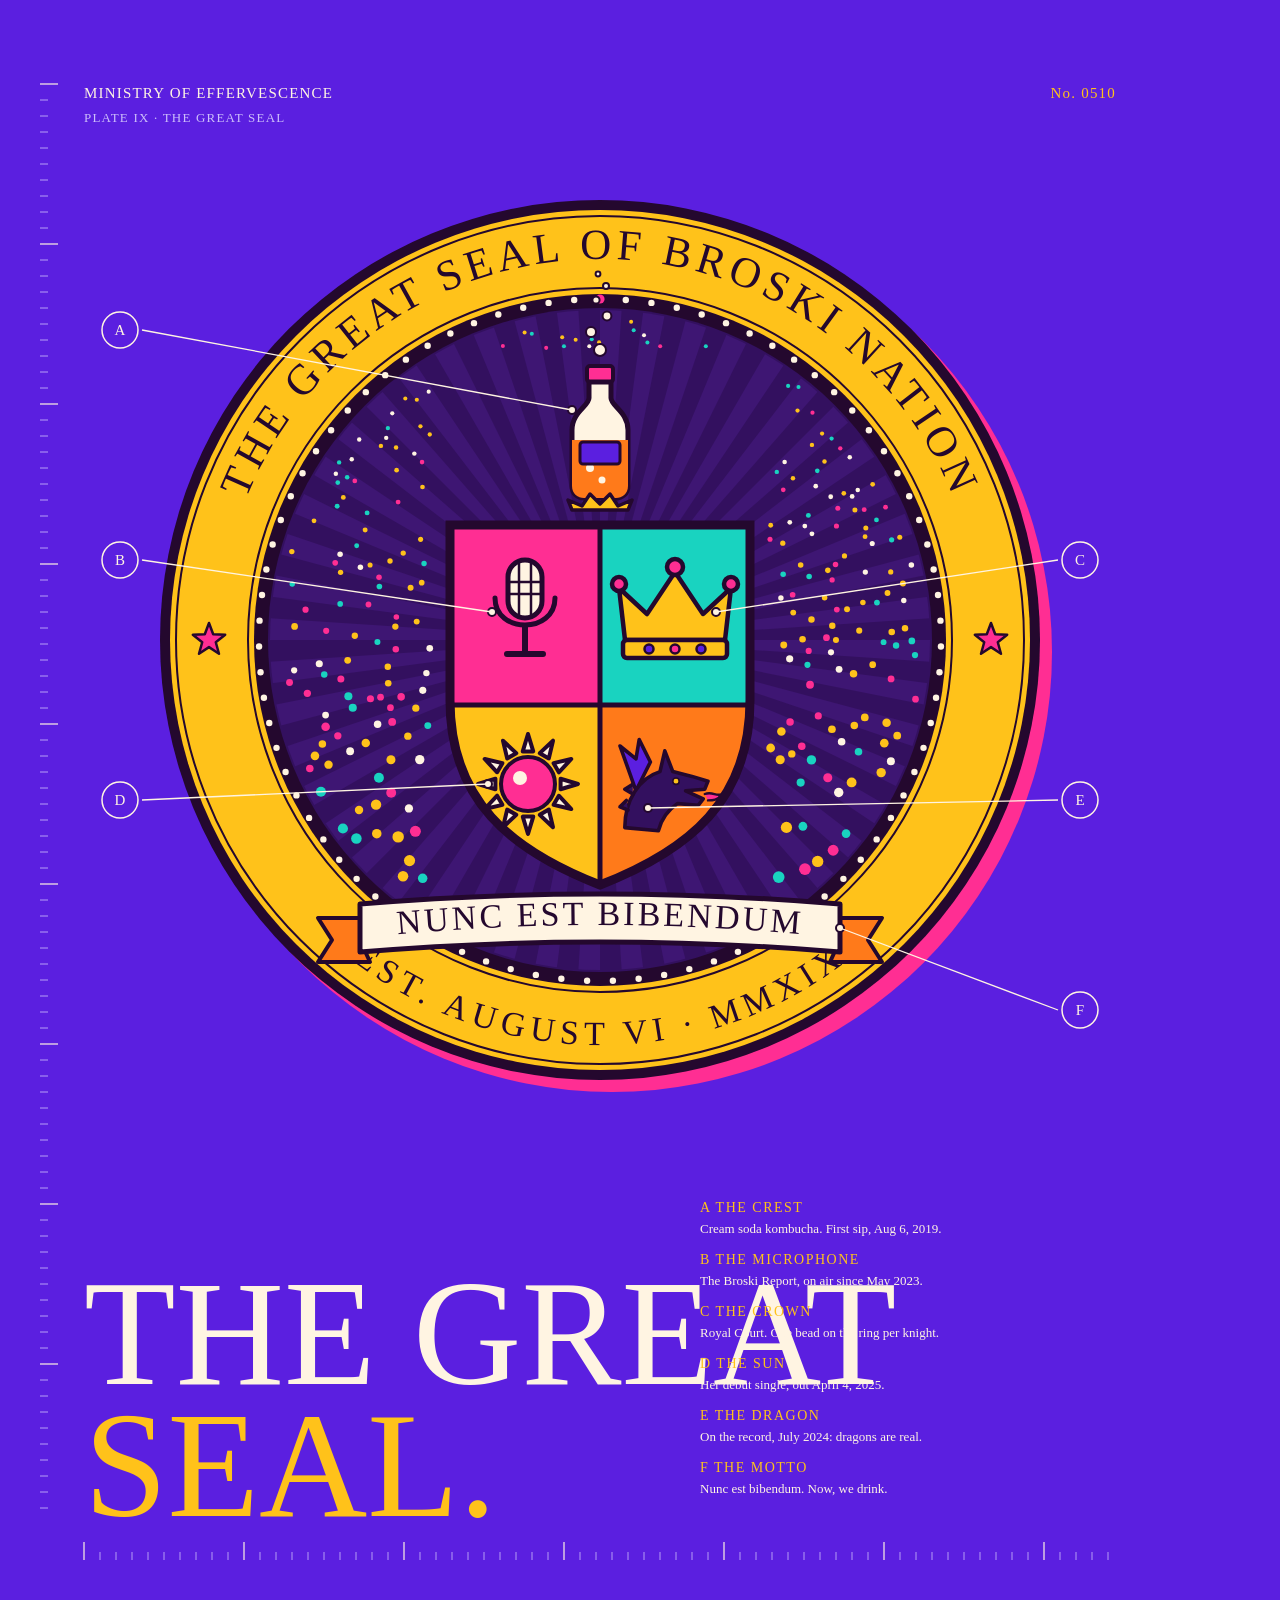
<file: art/great-seal.html>
<!doctype html>
<html><head><meta charset="utf-8">
<style>
@font-face{font-family:BS;src:url(file:///root/.claude/skills/synced/f92399da-8174-40a2-a9d7-c58560b9068e_d2b7f5bd-daf3-4f6c-b34c-4915dbfa094f/canvas-design/canvas-fonts/BigShoulders-Bold.ttf)}
@font-face{font-family:DMM;src:url(file:///root/.claude/skills/synced/f92399da-8174-40a2-a9d7-c58560b9068e_d2b7f5bd-daf3-4f6c-b34c-4915dbfa094f/canvas-design/canvas-fonts/DMMono-Regular.ttf)}
@font-face{font-family:GL;src:url(file:///root/.claude/skills/synced/f92399da-8174-40a2-a9d7-c58560b9068e_d2b7f5bd-daf3-4f6c-b34c-4915dbfa094f/canvas-design/canvas-fonts/Gloock-Regular.ttf)}
html,body{margin:0;background:#5B1FE0}
svg{display:block}
</style></head><body>
<svg id="p" width="1200" height="1600" viewBox="0 0 1200 1600" xmlns="http://www.w3.org/2000/svg">
  <defs>
    <path id="topArc" d="M 600 640 m -381 0 a 381 381 0 1 1 762 0"/>
    <path id="botArc" d="M 600 640 m -405 0 a 405 405 0 0 0 810 0"/>
    <clipPath id="disk"><circle cx="600" cy="640" r="330"/></clipPath>
    <clipPath id="shieldClip"><path id="shieldPath" d="M450 525 H750 V700 C750 800 690 850 600 885 C510 850 450 800 450 700 Z"/></clipPath>
  </defs>
  <rect width="1200" height="1600" fill="#5B1FE0"/>
  <g id="rulers"></g>

  <!-- header labels -->
  <text x="84" y="98" font-family="DMM" font-size="15" fill="#FFF4E2" letter-spacing="1.2">MINISTRY OF EFFERVESCENCE</text>
  <text x="84" y="122" font-family="DMM" font-size="13" fill="#CDBEFA" letter-spacing="1.2">PLATE IX  ·  THE GREAT SEAL</text>
  <text x="1116" y="98" font-family="DMM" font-size="15" fill="#FFC21A" text-anchor="end" letter-spacing="1.2">No. 0510</text>

  <!-- seal: shadow, ring band -->
  <circle cx="612" cy="652" r="440" fill="#FF2E93"/>
  <circle cx="600" cy="640" r="440" fill="#24082E"/>
  <circle cx="600" cy="640" r="430" fill="#FFC21A"/>
  <circle cx="600" cy="640" r="424" fill="none" stroke="#24082E" stroke-width="2"/>
  <circle cx="600" cy="640" r="352" fill="none" stroke="#24082E" stroke-width="2"/>
  <text font-family="BS" font-size="43" fill="#24082E" letter-spacing="5" text-anchor="middle"><textPath href="#topArc" startOffset="50%">THE GREAT SEAL OF BROSKI NATION</textPath></text>
  <text font-family="BS" font-size="34" fill="#24082E" letter-spacing="6" text-anchor="middle"><textPath href="#botArc" startOffset="50%">EST.  AUGUST  VI  ·  MMXIX</textPath></text>
  <g id="sideStars"></g>
  <!-- bead ring: 83 beads, one per Royal Court knight -->
  <circle cx="600" cy="640" r="346" fill="#24082E"/>
  <g id="beads"></g>

  <!-- inner field -->
  <circle cx="600" cy="640" r="332" fill="#33105F"/>
  <g clip-path="url(#disk)">
    <g id="rays"></g>
    <g id="fizz"></g>
  </g>

  <!-- crest: the kombucha bottle on a small crown wreath -->
  <g id="crest" transform="translate(600 448)">
    <g id="crestBubbles"></g>
    <rect x="-13" y="-82" width="26" height="16" rx="3" fill="#FF2E93" stroke="#24082E" stroke-width="4"/>
    <path d="M-11 -66 H11 V-50 C11 -42 28 -36 28 -18 V38 C28 46 22 50 16 50 H-16 C-22 50 -28 46 -28 38 V-18 C-28 -36 -11 -42 -11 -50 Z" fill="#FFF4E2" stroke="#24082E" stroke-width="5"/>
    <clipPath id="bottleIn"><path d="M-11 -66 H11 V-50 C11 -42 28 -36 28 -18 V38 C28 46 22 50 16 50 H-16 C-22 50 -28 46 -28 38 V-18 C-28 -36 -11 -42 -11 -50 Z"/></clipPath>
    <g clip-path="url(#bottleIn)"><rect x="-40" y="-8" width="80" height="70" fill="#FF7A1A"/>
      <circle cx="-10" cy="20" r="4" fill="#FFF4E2"/><circle cx="8" cy="8" r="3" fill="#FFF4E2"/><circle cx="2" cy="32" r="3.5" fill="#FFF4E2"/></g>
    <rect x="-20" y="-6" width="40" height="22" rx="3" fill="#5B1FE0" stroke="#24082E" stroke-width="3"/>
    <path d="M-28 62 H28 L32 52 L18 58 L10 46 L0 56 L-10 46 L-18 58 L-32 52 Z" fill="#FFC21A" stroke="#24082E" stroke-width="3.5" stroke-linejoin="round"/>
  </g>

  <!-- shield, quartered -->
  <g clip-path="url(#shieldClip)">
    <rect x="450" y="525" width="150" height="180" fill="#FF2E93"/>
    <rect x="600" y="525" width="150" height="180" fill="#19D3C0"/>
    <rect x="450" y="705" width="150" height="190" fill="#FFC21A"/>
    <rect x="600" y="705" width="150" height="190" fill="#FF7A1A"/>
  </g>
  <!-- B microphone (upper left) -->
  <g transform="translate(525 612)" fill="none" stroke="#24082E" stroke-linecap="round">
    <rect x="-17" y="-52" width="34" height="58" rx="17" fill="#FFF4E2" stroke-width="5"/>
    <path d="M-17 -30 H17 M-17 -18 H17 M-6 -50 V4 M6 -50 V4" stroke-width="2.5"/>
    <path d="M-30 -14 C-30 22 30 22 30 -14" stroke-width="5"/>
    <path d="M0 14 V40 M-18 42 H18" stroke-width="6"/>
  </g>
  <!-- C crown (upper right) -->
  <g transform="translate(675 618)" stroke="#24082E" stroke-width="4.5" stroke-linejoin="round">
    <path d="M-50 22 L-56 -30 L-28 -4 L0 -46 L28 -4 L56 -30 L50 22 Z" fill="#FFC21A"/>
    <rect x="-52" y="22" width="104" height="18" rx="4" fill="#FFC21A"/>
    <circle cx="-56" cy="-34" r="7" fill="#FF2E93"/><circle cx="0" cy="-51" r="8" fill="#FF2E93"/><circle cx="56" cy="-34" r="7" fill="#FF2E93"/>
    <circle cx="-26" cy="31" r="4.5" fill="#5B1FE0" stroke-width="2.5"/><circle cx="0" cy="31" r="4.5" fill="#FF2E93" stroke-width="2.5"/><circle cx="26" cy="31" r="4.5" fill="#5B1FE0" stroke-width="2.5"/>
  </g>
  <!-- D sun (lower left) -->
  <g transform="translate(528 784)" stroke="#24082E" stroke-width="4" stroke-linejoin="round">
    <g id="sunRays"></g>
    <circle r="27" fill="#FF2E93"/>
    <circle cx="-8" cy="-6" r="7" fill="#FFF4E2" stroke="none"/>
  </g>
  <!-- E dragon (lower right) -->
  <g transform="translate(660 786) scale(.8)" stroke="#24082E" stroke-width="4.5" stroke-linejoin="round" stroke-linecap="round">
    <path d="M-30 6 L-50 -50 L-30 -34 L-26 -58 L-12 -30 Z" fill="#5B1FE0"/>
    <path d="M-44 52 C-44 18 -26 -10 0 -18 L6 -44 L16 -18 L40 -12 L60 -6 L56 4 L32 6 L54 16 L48 24 L22 22 C10 30 2 40 -2 56 Z" fill="#33105F"/>
    <path d="M-40 30 L-50 26 L-42 18 M-34 10 L-44 4 L-34 -2" fill="#33105F"/>
    <circle cx="20" cy="-6" r="4" fill="#FFC21A" stroke-width="2"/>
    <path d="M56 10 C66 6 70 14 78 10 C72 18 66 18 60 18" fill="#FF2E93" stroke-width="3"/>
  </g>
  <!-- shield outline and dividers -->
  <path d="M600 525 V885 M450 705 H750" stroke="#24082E" stroke-width="5"/>
  <use href="#shieldPath" fill="none" stroke="#24082E" stroke-width="9"/>

  <!-- F motto ribbon -->
  <g id="ribbon">
    <path d="M318 918 L370 918 L360 940 L370 962 L318 962 L332 940 Z" fill="#FF7A1A" stroke="#24082E" stroke-width="4" stroke-linejoin="round"/>
    <path d="M882 918 L830 918 L840 940 L830 962 L882 962 L868 940 Z" fill="#FF7A1A" stroke="#24082E" stroke-width="4" stroke-linejoin="round"/>
    <path d="M360 904 Q600 884 840 904 L840 952 Q600 932 360 952 Z" fill="#FFF4E2" stroke="#24082E" stroke-width="5" stroke-linejoin="round"/>
    <path id="mottoPath" d="M380 936 Q600 914 820 936" fill="none"/>
    <text font-family="GL" font-size="34" fill="#24082E" letter-spacing="3" text-anchor="middle"><textPath href="#mottoPath" startOffset="50%">NUNC EST BIBENDUM</textPath></text>
  </g>

  <!-- callouts -->
  <g id="callouts" font-family="DMM" font-size="15" fill="#FFF4E2"></g>

  <!-- title -->
  <text x="84" y="1384" font-family="BS" font-size="150" fill="#FFF4E2">THE GREAT</text>
  <text x="84" y="1516" font-family="BS" font-size="150" fill="#FFC21A">SEAL.</text>

  <!-- legend -->
  <g id="legend" font-family="DMM"></g>
</svg>
<script>
const NS='http://www.w3.org/2000/svg', cx=600, cy=640;
function el(tag,attrs,parent){const e=document.createElementNS(NS,tag);for(const k in attrs)e.setAttribute(k,attrs[k]);(parent||document.getElementById('p')).appendChild(e);return e}
// seeded random
let seed=510;function rnd(){seed=(seed*16807)%2147483647;return(seed-1)/2147483646}
// rulers
const R=document.getElementById('rulers');
for(let y=84;y<=1516;y+=16){const L=(y-84)%160===0;el('line',{x1:40,y1:y,x2:L?58:48,y2:y,stroke:L?'#FFF4E2':'#CDBEFA','stroke-width':L?1.2:.8},R)}
for(let x=84;x<=1116;x+=16){const L=(x-84)%160===0;el('line',{x1:x,y1:1560,x2:x,y2:L?1542:1552,stroke:L?'#FFF4E2':'#CDBEFA','stroke-width':L?1.2:.8},R)}
// 76 beads
const B=document.getElementById('beads');
for(let i=0;i<83;i++){const a=i/83*Math.PI*2-Math.PI/2;el('circle',{cx:cx+341*Math.cos(a),cy:cy+341*Math.sin(a),r:i===0?4.6:3.2,fill:i===0?'#FF2E93':'#FFF4E2'},B)}
// side stars on the band at 9 and 3 o'clock
const S=document.getElementById('sideStars');
function star(x,y,r,fill,par){let d='';for(let i=0;i<10;i++){const a=i*Math.PI/5-Math.PI/2,rr=i%2?r*.42:r;d+=(i?'L':'M')+(x+rr*Math.cos(a)).toFixed(2)+' '+(y+rr*Math.sin(a)).toFixed(2)}el('path',{d:d+'Z',fill,stroke:'#24082E','stroke-width':2.5,'stroke-linejoin':'round'},par)}
star(cx-391,cy,17,'#FF2E93',S);star(cx+391,cy,17,'#FF2E93',S);
// sunburst rays in the field
const Ry=document.getElementById('rays');
for(let i=0;i<48;i++){const a0=i/48*Math.PI*2,a1=(i+.5)/48*Math.PI*2;
  el('path',{d:`M${cx} ${cy} L${cx+360*Math.cos(a0)} ${cy+360*Math.sin(a0)} L${cx+360*Math.cos(a1)} ${cy+360*Math.sin(a1)} Z`,fill:'#3E1673'},Ry)}
// fizz: tiny bubbles rising in the field, denser at the bottom
const F=document.getElementById('fizz');const pts=[];
for(let t=0;t<9000&&pts.length<230;t++){const a=rnd()*Math.PI*2,rr=322*Math.sqrt(rnd());const x=cx+rr*Math.cos(a),y=cy+rr*Math.sin(a);
  const f=(y-(cy-322))/644;const r=2+f*f*6*(.6+.4*rnd());
  // keep clear of shield, crest and ribbon
  if(x>430&&x<770&&y>350&&y<905)continue; if(y>880)continue;
  if(pts.some(p=>(p[0]-x)**2+(p[1]-y)**2<(p[2]+r+3)**2))continue;
  pts.push([x,y,r]);const c=['#FFC21A','#FFC21A','#FF2E93','#19D3C0','#FFF4E2'][Math.floor(rnd()*5)];el('circle',{cx:x,cy:y,r,fill:c},F)}
// bubbles rising from the bottle neck
const CB=document.getElementById('crestBubbles');
[[0,-98,6],[-9,-116,5],[7,-132,4.4],[-4,-148,3.6],[6,-162,3],[-2,-174,2.4]].forEach(b=>el('circle',{cx:b[0],cy:b[1],r:b[2],fill:'#FFF4E2',stroke:'#24082E','stroke-width':2},CB));
// sun rays
const SR=document.getElementById('sunRays');
for(let i=0;i<12;i++){const a=i/12*Math.PI*2,a0=a-.16,a1=a+.16;el('path',{d:`M${33*Math.cos(a0)} ${33*Math.sin(a0)} L${50*Math.cos(a)} ${50*Math.sin(a)} L${33*Math.cos(a1)} ${33*Math.sin(a1)} Z`,fill:'#FFF4E2'},SR)}
// callouts: [letter, element x,y, label x,y]
const C=document.getElementById('callouts');
const calls=[['A',572,410,120,330],['B',492,612,120,560],['D',488,784,120,800],['C',716,612,1080,560],['E',648,808,1080,800],['F',840,928,1080,1010]];
calls.forEach(([L,ex,ey,lx,ly])=>{
  const left=lx<cx;el('circle',{cx:ex,cy:ey,r:4,fill:'#FFF4E2',stroke:'#24082E','stroke-width':2},C);
  el('path',{d:`M${ex} ${ey} L${left?lx+22:lx-22} ${ly}`,stroke:'#FFF4E2','stroke-width':1.3,fill:'none'},C);
  el('circle',{cx:lx,cy:ly,r:18,fill:'#5B1FE0',stroke:'#FFF4E2','stroke-width':1.5},C);
  const t=el('text',{x:lx,y:ly+5,'text-anchor':'middle','font-size':15,fill:'#FFF4E2'},C);t.textContent=L});
// legend
const G=document.getElementById('legend');
const items=[['A','THE CREST','Cream soda kombucha. First sip, Aug 6, 2019.'],['B','THE MICROPHONE','The Broski Report, on air since May 2023.'],['C','THE CROWN','Royal Court. One bead on the ring per knight.'],['D','THE SUN','Her debut single, out April 4, 2025.'],['E','THE DRAGON','On the record, July 2024: dragons are real.'],['F','THE MOTTO','Nunc est bibendum. Now, we drink.']];
items.forEach(([L,h,d],i)=>{const y=1212+i*52;
  const a=el('text',{x:700,y,'font-size':14,fill:'#FFC21A','letter-spacing':1.5},G);a.textContent=L+'   '+h;
  const b=el('text',{x:700,y:y+21,'font-size':13,fill:'#FFF4E2'},G);b.textContent=d});
</script>
</body></html>
</file>
<file: styles.css>
/* The Broski Bulletin: shared styles.
   Layout: full-bleed color-blocked bands, scalloped edges, chunky ink outlines and offset shadows.
   One committed high-color look (single theme by choice): every background and text color is explicit. */
:root{
  --ink:#24082E; --cream:#FFF4E2; --pink:#FF2E93; --gold:#FFC21A; --violet:#5B1FE0;
  --court:#33105F; --tang:#FF7A1A; --teal:#19D3C0; --muted-ink:#3F2448; --lilac:#E9DAFF;
  --f-display:"Big Shoulders Display","Arial Narrow",Impact,sans-serif;
  --f-diva:"Shrikhand","Cooper Black",Georgia,serif;
  --f-body:"Familjen Grotesk","Helvetica Neue",Arial,sans-serif;
  --f-mono:"DM Mono",ui-monospace,"SF Mono",Menlo,monospace;
  --f-court:"UnifrakturMaguntia","Old English Text MT",Georgia,serif;
  --wrap:1140px;
  color-scheme:light;
  padding-top:env(safe-area-inset-top,0px);padding-bottom:env(safe-area-inset-bottom,0px);
}
*{box-sizing:border-box}
html{background:var(--ink)}
body{margin:0;background:var(--violet);color:var(--ink);font-family:var(--f-body);font-size:1.0625rem;line-height:1.6;overflow-x:hidden}
img{max-width:100%}
[hidden]{display:none!important}
.wrap{max-width:var(--wrap);margin-inline:auto}
a{color:inherit;text-underline-offset:3px}
a:focus-visible,button:focus-visible,input:focus-visible,select:focus-visible{outline:4px solid var(--gold);outline-offset:3px}
h1,h2,h3,h4{text-wrap:balance;margin:0}
p{margin:0}
.eyebrow{font-family:var(--f-mono);font-size:.78rem;letter-spacing:.14em;text-transform:uppercase}

/* bands */
.band{position:relative;padding:4.5rem 16px;background:var(--bg);color:var(--fg)}
.band::before{content:"";position:absolute;left:0;right:0;top:-17px;height:18px;
  background:radial-gradient(circle at 18px 18px,var(--bg) 17px,transparent 17.5px) 0 0/36px 18px repeat-x;pointer-events:none}
.b-violet{--bg:var(--violet);--fg:var(--cream)}
.b-gold{--bg:var(--gold);--fg:var(--ink)}
.b-pink{--bg:var(--pink);--fg:var(--ink)}
.b-court{--bg:var(--court);--fg:var(--cream)}
.b-tang{--bg:var(--tang);--fg:var(--ink)}
.b-teal{--bg:var(--teal);--fg:var(--ink)}
.b-ink{--bg:var(--ink);--fg:var(--cream)}
.b-cream{--bg:var(--cream);--fg:var(--ink)}

/* ticker */
.ticker{background:var(--gold);color:var(--ink);overflow:hidden;white-space:nowrap;font-family:var(--f-display);font-weight:800;font-size:1.05rem;letter-spacing:.08em;text-transform:uppercase;border-bottom:4px solid var(--ink)}
.ticker-track{display:inline-flex;gap:3rem;padding:.5rem 0;animation:tick 38s linear infinite}
.ticker-track b{color:var(--pink)}
@keyframes tick{to{transform:translateX(-50%)}}

/* header */
.top{padding:1rem 16px;background:var(--violet);color:var(--cream)}
.top .wrap{display:flex;flex-wrap:wrap;gap:.75rem 1.5rem;align-items:center;justify-content:space-between}
.seal{display:flex;gap:.7rem;align-items:center;font-family:var(--f-diva);font-size:1.5rem;text-decoration:none;color:var(--gold);text-shadow:3px 3px 0 var(--pink)}
.seal svg{flex:none}
.nav{display:flex;flex-wrap:wrap;gap:.45rem}
.nav a{text-decoration:none;font-weight:700;font-size:.9rem;padding:.35rem .85rem;border-radius:99px;background:var(--cream);color:var(--ink);border:2.5px solid var(--ink);box-shadow:3px 3px 0 var(--ink);transition:transform .15s,box-shadow .15s}
.nav a:nth-child(2){background:var(--gold)}.nav a:nth-child(3){background:var(--pink)}.nav a:nth-child(4){background:var(--teal)}.nav a:nth-child(5){background:var(--tang)}
.nav a:hover{transform:translate(-2px,-2px);box-shadow:5px 5px 0 var(--ink)}
.nav a[aria-current="page"]{background:var(--ink);color:var(--gold);border-color:var(--gold);box-shadow:3px 3px 0 var(--pink)}

/* page hero (inner pages) */
.page-hero{padding-top:3rem;padding-bottom:4rem;overflow:hidden}
.page-hero .wrap{display:grid;grid-template-columns:minmax(0,1.3fr) minmax(0,1fr);gap:2.5rem;align-items:end}
.page-hero h1{font-family:var(--f-diva);font-weight:400;font-size:clamp(3rem,8.5vw,6.2rem);line-height:.95;color:var(--gold);text-shadow:4px 4px 0 var(--pink),8px 8px 0 var(--ink)}
.page-hero.b-court h1{font-family:var(--f-court);color:var(--gold)}
.page-hero .kicker{display:inline-block;background:var(--pink);color:var(--ink);font-family:var(--f-display);font-weight:900;text-transform:uppercase;letter-spacing:.1em;font-size:1.05rem;padding:.3rem .9rem;transform:rotate(-3deg);margin-bottom:1.1rem;border:3px solid var(--ink);box-shadow:4px 4px 0 var(--gold)}
.page-hero p.lede{font-size:1.15rem;max-width:34rem;color:var(--cream)}
.page-hero.b-pink h1{color:var(--cream);text-shadow:4px 4px 0 var(--ink),8px 8px 0 var(--gold)}
.page-hero.b-pink p.lede{color:var(--ink);font-weight:500}
.page-hero.b-gold h1,.page-hero.b-teal h1{color:var(--violet);text-shadow:4px 4px 0 var(--cream),8px 8px 0 var(--ink)}
.page-hero.b-tang h1{color:var(--ink);text-shadow:4px 4px 0 var(--cream),8px 8px 0 var(--pink)}
.page-hero.b-gold p.lede,.page-hero.b-teal p.lede,.page-hero.b-tang p.lede{color:var(--ink)}
.hero-stats{display:grid;grid-template-columns:repeat(2,minmax(0,1fr));gap:.9rem}
.hero-stats div{background:var(--cream);color:var(--ink);border:3px solid var(--ink);border-radius:16px;padding:.9rem 1rem;box-shadow:5px 5px 0 var(--ink)}
.hero-stats b{display:block;font-family:var(--f-display);font-weight:900;font-size:2.4rem;line-height:1;font-variant-numeric:tabular-nums;color:var(--violet)}
.hero-stats span{font-size:.88rem;font-weight:500}

/* buttons */
.btn{display:inline-flex;align-items:center;gap:.5rem;font:700 1rem var(--f-body);padding:.75rem 1.2rem;border:3px solid var(--ink);background:var(--cream);color:var(--ink);text-decoration:none;cursor:pointer;border-radius:14px;box-shadow:5px 5px 0 var(--ink);transition:transform .15s,box-shadow .15s}
.btn.gold{background:var(--gold)}.btn.pink{background:var(--pink);color:var(--ink)}.btn.teal{background:var(--teal)}.btn.ink{background:var(--ink);color:var(--gold)}
.btn:hover{transform:translate(-3px,-3px);box-shadow:8px 8px 0 var(--ink)}
.btn:active{transform:translate(2px,2px);box-shadow:2px 2px 0 var(--ink)}
.btn.small{font-size:.85rem;padding:.5rem .85rem;border-radius:11px;box-shadow:3px 3px 0 var(--ink)}

/* section heads */
.sec-head{display:grid;grid-template-columns:minmax(0,1fr) minmax(0,1.3fr);gap:1rem 3rem;align-items:end;margin-bottom:2.5rem}
.sec-head h2{font-family:var(--f-diva);font-weight:400;font-size:clamp(2.4rem,6vw,4.2rem);line-height:.95}
.sec-head p{max-width:36rem;font-size:1.05rem}
.b-gold .sec-head h2,.b-cream .sec-head h2{color:var(--violet);text-shadow:4px 4px 0 var(--pink)}
.b-pink .sec-head h2{color:var(--cream);text-shadow:4px 4px 0 var(--ink)}
.b-tang .sec-head h2{color:var(--ink);text-shadow:4px 4px 0 var(--cream)}
.b-teal .sec-head h2{color:var(--violet);text-shadow:4px 4px 0 var(--cream)}
.b-violet .sec-head h2,.b-ink .sec-head h2{color:var(--gold);text-shadow:4px 4px 0 var(--pink)}
.b-violet .sec-head p,.b-ink .sec-head p{color:var(--lilac)}
.b-court .sec-head h2{font-family:var(--f-court);font-size:clamp(3rem,8vw,5.4rem);color:var(--gold);text-shadow:4px 4px 0 var(--pink);line-height:1}
.b-court .sec-head p{color:var(--lilac)}

/* chips & inputs */
.chips{display:flex;flex-wrap:wrap;gap:.45rem}
.chip{font:700 .82rem var(--f-body);padding:.4rem .85rem;border:2.5px solid var(--ink);background:var(--cream);color:var(--ink);cursor:pointer;border-radius:99px}
.chip[aria-pressed="true"]{background:var(--ink);color:var(--gold)}
.search{font:600 1.05rem var(--f-body);padding:.75rem 1rem;border:3px solid var(--ink);background:var(--cream);color:var(--ink);border-radius:14px;width:100%;box-shadow:5px 5px 0 var(--ink)}
.tools{display:grid;gap:1rem;margin-bottom:1.5rem}
.tools-row{display:flex;flex-wrap:wrap;gap:.75rem;align-items:center;justify-content:space-between}
.count{font-family:var(--f-mono);font-size:.85rem;background:var(--ink);color:var(--gold);padding:.3rem .7rem;border-radius:8px;font-variant-numeric:tabular-nums}

/* tags */
.tag{font:700 .68rem var(--f-mono);text-transform:uppercase;letter-spacing:.06em;padding:.22rem .5rem;border:2px solid var(--ink);border-radius:8px;white-space:nowrap;background:var(--cream);color:var(--ink)}
.tag[data-g="History"]{background:var(--gold)}
.tag[data-g="Music"]{background:var(--teal)}
.tag[data-g="Crushes"]{background:var(--pink);color:var(--ink)}
.tag[data-g="Nation lore"]{background:var(--violet);color:var(--cream)}
.tag[data-g="Spooky"]{background:var(--ink);color:var(--gold)}
.tag[data-g="Pop culture"]{background:var(--tang)}
.tag[data-g="Life"]{background:var(--cream)}

/* explore cards (home) */
.explore{display:grid;grid-template-columns:repeat(4,minmax(0,1fr));gap:1.25rem}
.door{display:flex;flex-direction:column;gap:.6rem;padding:1.4rem;border:4px solid var(--ink);border-radius:22px;text-decoration:none;box-shadow:8px 8px 0 var(--ink);transition:transform .2s,box-shadow .2s;min-height:15rem}
.door:nth-child(1){background:var(--pink);color:var(--ink)}
.door:nth-child(2){background:var(--court);color:var(--cream)}
.door:nth-child(3){background:var(--tang);color:var(--ink)}
.door:nth-child(4){background:var(--teal);color:var(--ink)}
.door:hover{transform:translate(-4px,-4px) rotate(-1deg);box-shadow:12px 12px 0 var(--ink)}
.door .eyebrow{font-weight:700}
.door h3{font-family:var(--f-diva);font-weight:400;font-size:1.9rem;line-height:1}
.door:nth-child(2) h3{font-family:var(--f-court);font-size:2.2rem;color:var(--gold)}
.door p{font-size:.95rem}
.door .go{margin-top:auto;font-family:var(--f-display);font-weight:900;text-transform:uppercase;letter-spacing:.06em;font-size:1.1rem}

/* watch */
.vids{display:grid;grid-template-columns:repeat(5,minmax(0,1fr));gap:1.1rem}
.vid{display:flex;flex-direction:column;background:var(--cream);color:var(--ink);border:4px solid var(--ink);border-radius:20px;overflow:hidden;box-shadow:7px 7px 0 var(--ink);text-decoration:none;transition:transform .2s,box-shadow .2s}
a.vid:hover{transform:translate(-3px,-3px);box-shadow:10px 10px 0 var(--ink)}
.yt{position:relative;display:grid;place-items:center;aspect-ratio:16/9;width:100%;max-width:100%;border:0;border-bottom:4px solid var(--ink);padding:0;cursor:pointer;background:var(--violet) center/cover no-repeat}
.yt-art{background:radial-gradient(circle at 25% 30%,#FFF4E255 0 12%,transparent 13%),radial-gradient(circle at 78% 70%,#24082E33 0 18%,transparent 19%),var(--vbg,var(--violet))}
.v-b-court{--vbg:var(--court)}.v-pink{--vbg:var(--pink)}.v-gold{--vbg:var(--gold)}.v-teal{--vbg:var(--teal)}.v-tang{--vbg:var(--tang)}
.play{width:3.6rem;height:3.6rem;border-radius:50%;background:var(--cream);border:3.5px solid var(--ink);box-shadow:4px 4px 0 var(--ink);position:relative}
.play::after{content:"";position:absolute;left:52%;top:50%;transform:translate(-40%,-50%);border-style:solid;border-width:.65rem 0 .65rem 1.05rem;border-color:transparent transparent transparent var(--pink)}
.yt iframe{position:absolute;inset:0;width:100%;height:100%;border:0}
.vid-text{display:flex;flex-direction:column;gap:.35rem;padding:.9rem 1rem 1.1rem;flex:1}
.vid-text .eyebrow{font-size:.68rem;color:var(--muted-ink)}
.vid-text h3{font-family:var(--f-display);font-weight:900;font-size:1.25rem;line-height:1.1;text-transform:uppercase}
.vid-text .go,.vid-text a{margin-top:auto;font-family:var(--f-mono);font-size:.75rem;color:var(--violet)}

/* fact of the day */
.fotd{display:grid;grid-template-columns:auto minmax(0,1fr) auto;gap:1.5rem;align-items:center;background:var(--cream);color:var(--ink);border:4px solid var(--ink);border-radius:24px;padding:1.5rem 1.75rem;box-shadow:10px 10px 0 var(--pink)}
.fotd .badge{width:5.5rem;height:5.5rem;border-radius:50%;background:var(--gold);border:4px solid var(--ink);display:grid;place-items:center;font-family:var(--f-diva);font-size:2.4rem;color:var(--pink);transform:rotate(-8deg)}
.fotd h3{font-family:var(--f-display);font-weight:900;font-size:1.05rem;text-transform:uppercase;letter-spacing:.08em;color:var(--violet)}
.fotd p{font-size:1.2rem;font-weight:500;margin-top:.3rem}
.fotd small{display:block;margin-top:.4rem;font-family:var(--f-mono);font-size:.75rem;color:var(--muted-ink)}

/* hero (home) */
.hero{padding-top:2.5rem;overflow:hidden;
  background:radial-gradient(circle at 12% 20%,#FF2E9366 0,transparent 38%),radial-gradient(circle at 88% 85%,#19D3C055 0,transparent 40%),radial-gradient(circle at 70% 10%,#FFC21A44 0,transparent 30%),var(--violet)}
.hero .wrap{display:grid;grid-template-columns:minmax(0,1.2fr) minmax(0,1fr);gap:3rem;align-items:center;position:relative}
.hero .wrap>div{position:relative;z-index:1}
.hero h1{font-family:var(--f-diva);font-weight:400;font-size:clamp(3.4rem,9.5vw,7.2rem);line-height:.92;color:var(--cream)}
.hero h1 .l1{display:block;font-family:var(--f-display);font-weight:900;text-transform:uppercase;font-size:.62em;letter-spacing:.04em;color:var(--teal)}
.hero h1 .l2{display:block;color:var(--gold);text-shadow:4px 4px 0 var(--pink),8px 8px 0 var(--ink)}
.hero h1 .l3{display:block;color:var(--pink);-webkit-text-stroke:2px var(--ink);paint-order:stroke fill;text-shadow:4px 4px 0 var(--gold),8px 8px 0 var(--ink)}
.stamp{display:inline-block;background:var(--pink);color:var(--ink);font-family:var(--f-display);font-weight:900;text-transform:uppercase;letter-spacing:.1em;font-size:1.1rem;padding:.3rem .9rem;transform:rotate(-3deg);margin-bottom:1.2rem;border:3px solid var(--ink);box-shadow:4px 4px 0 var(--gold)}
.lede{max-width:34rem;margin-top:1.8rem;font-size:1.18rem;color:var(--cream)}
.lede strong{color:var(--gold)}
.cta-row{display:flex;flex-wrap:wrap;gap:.9rem;margin-top:1.8rem}
.burst{position:absolute;right:-2.4rem;top:-3.6rem;width:7.5rem;height:7.5rem;z-index:2;animation:spin 18s linear infinite}
.burst svg{width:100%;height:100%;display:block}
@keyframes spin{to{transform:rotate(360deg)}}
.fizz{position:absolute;inset:0;z-index:0;pointer-events:none;overflow:hidden}
.fizz canvas{display:block}

/* emergency broadcast tv */
.tv{background:var(--cream);color:var(--ink);border:4px solid var(--ink);border-radius:26px;padding:1.3rem;box-shadow:12px 12px 0 var(--pink),12px 12px 0 4px var(--ink);display:grid;gap:1rem}
.tv-head{padding-right:3.5rem;display:flex;align-items:center;justify-content:space-between;gap:.5rem 1rem;flex-wrap:wrap}
.tv-head h2{font-family:var(--f-diva);font-weight:400;font-size:1.6rem;color:var(--violet);line-height:1}
.onair{display:inline-flex;align-items:center;gap:.4rem;font:700 .72rem var(--f-mono);letter-spacing:.12em;text-transform:uppercase;background:var(--ink);color:var(--cream);padding:.25rem .6rem;border-radius:6px}
.onair i{width:.6rem;height:.6rem;border-radius:50%;background:var(--pink);box-shadow:0 0 0 2px #FF2E9355;animation:blink 1.2s steps(2,start) infinite}
@keyframes blink{to{visibility:hidden}}
.screen{position:relative;overflow:hidden;background-color:#1B0626;background-image:radial-gradient(ellipse at 50% 40%,#3A1478 0,#1B0626 75%);color:var(--cream);border:5px solid var(--ink);border-radius:22px;padding:1rem 1.2rem 1.1rem;min-height:15.5rem;display:flex;flex-direction:column;gap:.6rem;box-shadow:inset 0 0 0 3px #5B1FE066,inset 0 0 40px #00000080}
.screen::after{content:"";position:absolute;inset:0;pointer-events:none;background:repeating-linear-gradient(0deg,#ffffff0d 0 2px,transparent 2px 4px)}
.screen-top,.screen-bot{display:flex;justify-content:space-between;gap:1rem;font:500 .72rem var(--f-mono);letter-spacing:.1em;text-transform:uppercase;color:var(--lilac);font-variant-numeric:tabular-nums}
.screen-top span:last-child{color:var(--teal)}
.breaking{align-self:flex-start;font-family:var(--f-display);font-weight:900;text-transform:uppercase;letter-spacing:.12em;font-size:.95rem;background:var(--pink);color:var(--ink);padding:.15rem .6rem;border-radius:4px;transform:rotate(-2deg)}
.headline{font-family:var(--f-display);font-weight:900;text-transform:uppercase;font-size:clamp(1.9rem,3.6vw,2.6rem);line-height:1;color:var(--gold);text-shadow:3px 3px 0 var(--pink);overflow-wrap:anywhere;flex:1;display:flex;align-items:center}
.screen-bot{margin-top:auto;border-top:1.5px dashed #E9DAFF55;padding-top:.5rem}
.screen-bot span:last-child{color:var(--gold)}
.static{position:absolute;inset:0;pointer-events:none;opacity:0;background:repeating-radial-gradient(circle at 30% 40%,#FFF4E2 0 1px,#24082E 1px 3px),repeating-linear-gradient(90deg,#FF2E9355 0 3px,#19D3C055 3px 6px)}
.screen.tuning .static{animation:static .35s steps(4) 1}
@keyframes static{0%{opacity:.9;transform:translateY(0)}50%{opacity:.7;transform:translateY(-6px)}100%{opacity:0;transform:translateY(4px)}}
.tv-dial{display:flex;gap:.75rem;flex-wrap:wrap;align-items:center}
.tv small{font-size:.82rem;color:var(--muted-ink)}

/* stats */
.stats{display:grid;grid-template-columns:repeat(4,minmax(0,1fr));gap:1.25rem}
.stat{padding:1.4rem 1.2rem;border:4px solid var(--ink);border-radius:20px;display:flex;flex-direction:column;gap:.4rem;box-shadow:7px 7px 0 var(--ink);transition:transform .2s}
.stat:nth-child(1){background:var(--pink);transform:rotate(-2deg)}
.stat:nth-child(2){background:var(--teal);transform:rotate(1.5deg)}
.stat:nth-child(3){background:var(--cream);transform:rotate(-1deg)}
.stat:nth-child(4){background:var(--violet);color:var(--cream);transform:rotate(2deg)}
.stat:hover{transform:rotate(0) scale(1.04)}
.stat b{font-family:var(--f-display);font-weight:900;font-size:3.3rem;line-height:.95;font-variant-numeric:tabular-nums}
.stat span{font-size:1rem;font-weight:700;line-height:1.35}
.stat em{font-style:normal;font-family:var(--f-mono);font-size:.74rem;font-weight:500;letter-spacing:.06em;margin-top:auto;padding-top:.3rem;border-top:2px solid currentColor}

/* episode archive */
.archive{display:grid;gap:.6rem}
.ep{display:grid;grid-template-columns:4.2rem 6.2rem minmax(0,1fr) auto auto;scroll-margin-top:7rem;gap:1rem;align-items:center;padding:.75rem 1rem;background:var(--cream);border:3px solid var(--ink);border-radius:14px;box-shadow:4px 4px 0 var(--ink);transition:transform .2s,box-shadow .2s,background .2s}
.ep .no{font-family:var(--f-display);font-weight:900;font-size:1.3rem;color:var(--violet);font-variant-numeric:tabular-nums}
.ep time{font-family:var(--f-mono);font-size:.75rem;color:var(--muted-ink);font-variant-numeric:tabular-nums}
.ep h4{font-size:1rem;font-weight:700;line-height:1.3}
.ep.picked{background:var(--gold);transform:translate(-4px,-4px) rotate(-.6deg);box-shadow:9px 9px 0 var(--violet)}
.more-row{display:flex;justify-content:center;margin-top:1.5rem}
.empty{background:var(--cream);border:3px dashed var(--ink);border-radius:14px;padding:1.5rem;text-align:center;font-weight:600}

/* season chart */
.chart{background:var(--cream);border:4px solid var(--ink);border-radius:22px;padding:1.4rem;box-shadow:8px 8px 0 var(--ink)}
.chart h3{font-family:var(--f-display);font-weight:900;text-transform:uppercase;letter-spacing:.06em;font-size:1.2rem;color:var(--violet);margin-bottom:.8rem}
.chart svg{width:100%;height:auto;display:block}

/* lore glossary */
.lore{display:grid;grid-template-columns:repeat(3,minmax(0,1fr));gap:1.25rem}
.lore article{background:var(--cream);color:var(--ink);border:4px solid var(--ink);border-radius:20px;padding:1.3rem;box-shadow:7px 7px 0 var(--ink);display:flex;flex-direction:column;gap:.5rem}
.lore article:nth-child(3n+1){box-shadow:7px 7px 0 var(--gold),7px 7px 0 3px var(--ink)}
.lore article:nth-child(3n+2){box-shadow:7px 7px 0 var(--teal),7px 7px 0 3px var(--ink)}
.lore article:nth-child(3n){box-shadow:7px 7px 0 var(--tang),7px 7px 0 3px var(--ink)}
.lore h3{font-family:var(--f-diva);font-weight:400;font-size:1.45rem;line-height:1.05;color:var(--violet)}
.lore p{font-size:.95rem}
.lore small{font-family:var(--f-mono);font-size:.72rem;color:var(--muted-ink);margin-top:auto}

/* decree box */
.decree{background:var(--ink);color:var(--cream);padding:1.9rem;border-radius:24px;border:4px solid var(--ink);box-shadow:10px 10px 0 var(--gold)}
.decree h3{font-family:var(--f-diva);font-weight:400;font-size:1.8rem;line-height:1.05;margin-bottom:1.1rem;color:var(--gold)}
.decree ul{margin:0;padding:0;list-style:none;display:grid;gap:.95rem}
.decree li{display:grid;grid-template-columns:auto 1fr;gap:.75rem;font-size:.98rem}
.decree li::before{content:"✦";color:var(--pink);font-size:1.15rem;line-height:1.4}
.decree li:nth-child(2n)::before{color:var(--teal)}
.decree li:nth-child(3n)::before{color:var(--gold)}
.listen{display:flex;flex-wrap:wrap;gap:.6rem;margin-top:1.5rem}
.listen a{font:700 .85rem var(--f-body);padding:.5rem .9rem;text-decoration:none;border-radius:99px;color:var(--ink);border:2.5px solid var(--cream)}
.listen a:nth-child(1){background:var(--pink);color:var(--ink)}.listen a:nth-child(2){background:var(--teal)}.listen a:nth-child(3){background:var(--gold)}
.split{display:grid;grid-template-columns:minmax(0,1fr) minmax(0,1.3fr);gap:2.5rem;align-items:start}

/* royal court */
.b-court{background:radial-gradient(circle at 85% 15%,#FFC21A26 0,transparent 35%),repeating-linear-gradient(45deg,#ffffff08 0 14px,transparent 14px 28px),var(--court)}
.acts{display:grid;grid-template-columns:repeat(3,minmax(0,1fr));gap:1.25rem}
.act{background:var(--cream);color:var(--ink);border:4px solid var(--gold);border-radius:6px 6px 26px 26px;padding:1.4rem;box-shadow:0 0 0 4px var(--ink),10px 10px 0 4px var(--pink);display:flex;flex-direction:column;gap:.5rem}
.act .eyebrow{color:var(--violet);font-weight:700}
.act h3{font-family:var(--f-court);font-weight:400;font-size:2rem;color:var(--court);line-height:1}
.act p{font-size:.95rem}
.roll-grid{display:grid;grid-template-columns:repeat(4,minmax(0,1fr));gap:.6rem}
.guest{background:var(--cream);color:var(--ink);border:3px solid var(--ink);border-radius:12px;padding:.6rem .8rem;display:grid;gap:.1rem;box-shadow:3px 3px 0 var(--gold)}
.guest b{font-weight:700;line-height:1.25}
.guest b::before{content:"♛ ";color:var(--pink)}
.guest span{font-family:var(--f-mono);font-size:.7rem;color:var(--muted-ink);font-variant-numeric:tabular-nums}
.guest.picked{background:var(--gold);box-shadow:5px 5px 0 var(--pink)}
.b-court .chip{background:var(--cream)}
.b-court .chip[aria-pressed="true"]{background:var(--gold);color:var(--ink)}

/* coat of arms builder */
.arms{display:grid;grid-template-columns:minmax(0,1fr) minmax(0,1fr);gap:2.5rem;align-items:start}
.arms-controls{display:grid;gap:1.1rem}
.arms-controls fieldset{border:3px solid var(--ink);border-radius:16px;padding:.9rem 1rem 1rem;background:var(--cream);margin:0}
.arms-controls legend{font-family:var(--f-display);font-weight:900;text-transform:uppercase;letter-spacing:.06em;padding:0 .4rem;color:var(--violet)}
.icon-row{display:flex;flex-wrap:wrap;gap:.4rem}
.icon-btn{width:2.6rem;height:2.6rem;border-radius:10px;border:2.5px solid var(--ink);background:var(--cream);cursor:pointer;display:grid;place-items:center;padding:0}
.icon-btn svg{width:1.6rem;height:1.6rem}
.icon-btn[aria-pressed="true"]{background:var(--gold);box-shadow:3px 3px 0 var(--ink)}
.swatches{display:flex;gap:.4rem;flex-wrap:wrap;margin-top:.6rem}
.swatch{width:2rem;height:2rem;border-radius:50%;border:2.5px solid var(--ink);cursor:pointer;padding:0}
.swatch[aria-pressed="true"]{outline:3px solid var(--ink);outline-offset:2px}
.shield-wrap{background:var(--cream);border:4px solid var(--ink);border-radius:24px;padding:1.5rem;box-shadow:10px 10px 0 var(--pink);display:grid;gap:1rem;justify-items:center}
.shield-wrap svg{width:100%;max-width:400px;height:auto;overflow:visible}
.sr-only{position:absolute;width:1px;height:1px;padding:0;margin:-1px;overflow:hidden;clip:rect(0 0 0 0);white-space:nowrap;border:0}
.motto-out{font-family:var(--f-court);font-size:1.7rem;color:var(--court);text-align:center;line-height:1.1;overflow-wrap:anywhere}

/* music */
.music{display:grid;grid-template-columns:repeat(3,minmax(0,1fr));gap:1.5rem}
.disc{background:var(--cream);border:4px solid var(--ink);border-radius:22px;padding:1.3rem;display:flex;flex-direction:column;gap:.75rem;box-shadow:8px 8px 0 var(--ink);transition:transform .2s}
.disc:nth-child(1){transform:rotate(-1.5deg)}.disc:nth-child(3){transform:rotate(1.5deg)}
.disc:hover{transform:rotate(0) translateY(-6px)}
.disc svg{width:100%;height:auto;display:block;border-radius:14px;border:3px solid var(--ink)}
.disc h3{font-family:var(--f-diva);font-weight:400;font-size:1.8rem;line-height:1;color:var(--violet)}
.disc .meta{font-family:var(--f-mono);font-size:.72rem;background:var(--ink);color:var(--gold);align-self:flex-start;padding:.2rem .5rem;border-radius:6px}
.disc p{font-size:.95rem}
.influences{display:flex;flex-wrap:wrap;gap:.7rem}
.influences span{font-family:var(--f-diva);font-size:1.3rem;padding:.5rem 1.1rem;border:3px solid var(--ink);border-radius:99px;background:var(--cream);color:var(--ink);box-shadow:4px 4px 0 var(--ink)}
.influences span:nth-child(2n){background:var(--pink);color:var(--ink)}
.influences span:nth-child(3n){background:var(--gold)}

/* timeline */
.timeline{display:grid;border-left:5px solid var(--ink);margin-left:.6rem}
.t{display:grid;grid-template-columns:7.5rem minmax(0,1fr);gap:1.25rem;padding:0 0 1.8rem 1.6rem;position:relative}
.t::before{content:"";position:absolute;left:-.9rem;top:.3rem;width:1.3rem;height:1.3rem;border-radius:50%;background:var(--cream);border:4px solid var(--ink)}
.t.big::before{background:var(--pink);width:1.6rem;height:1.6rem;left:-1.05rem;box-shadow:0 0 0 4px var(--gold)}
.t time{font-family:var(--f-display);font-weight:900;font-size:1.7rem;line-height:1.05;color:var(--violet);font-variant-numeric:tabular-nums}
.t.big time{color:var(--ink);text-shadow:2px 2px 0 var(--pink)}
.t h3{font-size:1.1rem;font-weight:700;line-height:1.35}
.t p{font-size:.97rem;margin-top:.2rem;max-width:40rem}

/* facts */
.facts{display:grid;grid-template-columns:repeat(3,minmax(0,1fr));gap:1.1rem}
.fact{background:var(--cream);color:var(--ink);border:3px solid var(--ink);border-radius:18px;padding:1.15rem 1.2rem;display:flex;flex-direction:column;gap:.55rem;box-shadow:5px 5px 0 var(--ink)}
.fact .tag{align-self:flex-start}
.fact p{font-size:1rem;font-weight:500}
.fact a.src{font-family:var(--f-mono);font-size:.72rem;color:var(--muted-ink);margin-top:auto}
.fact .tag[data-c="Origins"]{background:var(--gold)}
.fact .tag[data-c="Habits"]{background:var(--teal)}
.fact .tag[data-c="Fandom"]{background:var(--pink);color:var(--ink)}
.fact .tag[data-c="Shows"]{background:var(--violet);color:var(--cream)}
.fact .tag[data-c="Music"]{background:var(--tang)}

/* quiz */
.quiz{background:var(--cream);color:var(--ink);border:4px solid var(--ink);border-radius:26px;padding:1.75rem;box-shadow:12px 12px 0 var(--gold),12px 12px 0 4px var(--ink);max-width:760px;margin-inline:auto}
.quiz-top{display:flex;justify-content:space-between;align-items:center;gap:1rem;flex-wrap:wrap;margin-bottom:1rem}
.progress{flex:1;min-width:10rem;height:14px;border:3px solid var(--ink);border-radius:99px;background:var(--cream);overflow:hidden}
.progress i{display:block;height:100%;background:var(--pink);width:0;transition:width .3s}
.q{font-family:var(--f-display);font-weight:900;font-size:clamp(1.6rem,4vw,2.2rem);line-height:1.1;text-transform:uppercase;color:var(--violet)}
.answers{display:grid;gap:.6rem;margin-top:1.2rem}
.answer{text-align:left;font:600 1.02rem var(--f-body);padding:.85rem 1rem;border:3px solid var(--ink);border-radius:14px;background:var(--cream);color:var(--ink);cursor:pointer;box-shadow:4px 4px 0 var(--ink)}
.answer:hover:not(:disabled){background:#FFE8A8}
.answer.right{background:var(--teal)}
.answer.wrong{background:var(--pink);color:var(--ink)}
.answer:disabled{cursor:default}
.explain{margin-top:1rem;font-size:.95rem;min-height:1.5rem}
.quiz-foot{display:flex;justify-content:flex-end;margin-top:1rem}
.result{text-align:center;display:grid;gap:.8rem;justify-items:center}
.result .rank{font-family:var(--f-diva);font-size:clamp(2rem,6vw,3rem);color:var(--pink);line-height:1;text-shadow:3px 3px 0 var(--gold)}
.result .score{font-family:var(--f-display);font-weight:900;font-size:4rem;line-height:1;color:var(--violet)}

/* gallery plate */
.plate{display:grid;grid-template-columns:minmax(0,1fr) minmax(0,1fr);gap:3.5rem;align-items:center}
.plate-art{margin:0;padding:14px;background:var(--cream);border:4px solid var(--gold);box-shadow:12px 12px 0 var(--pink);transform:rotate(-1.5deg);max-width:520px;justify-self:center}
.plate-art img{display:block;width:100%;height:auto}
.plate-text .eyebrow{color:var(--gold)}
.plate-text h2{font-family:var(--f-diva);font-weight:400;font-size:clamp(3rem,7vw,5rem);line-height:1;color:var(--cream);text-shadow:4px 4px 0 var(--violet);margin:.4rem 0 1.2rem}
.plate-text p{color:#E6D8EC;max-width:32rem}
.plate-text p+p{margin-top:.9rem}
.plate-meta{display:grid;grid-template-columns:auto 1fr;gap:.35rem 1.2rem;margin:1.6rem 0 0;font-family:var(--f-mono);font-size:.82rem}
.plate-meta dt{color:var(--gold);text-transform:uppercase;letter-spacing:.08em}
.plate-meta dd{margin:0;color:var(--cream)}
.seal-key{font-family:var(--f-body);font-size:.95rem;gap:.55rem 1.1rem}
.seal-key dt{font-family:var(--f-mono);font-size:.75rem;padding-top:.25rem}
.plate-text a{color:var(--gold)}
.plate-two{margin-top:4rem;grid-template-columns:minmax(0,1.4fr) minmax(0,1fr)}
.plate-sub{font-family:var(--f-diva);font-weight:400;font-size:2.4rem;color:var(--cream);margin:.3rem 0 .8rem}
.plate-art.small{max-width:300px;transform:rotate(2deg);box-shadow:9px 9px 0 var(--teal)}

/* citizenship */
.citizen{display:grid;grid-template-columns:minmax(0,1fr) minmax(0,1.1fr);gap:3rem;align-items:center}
.citizen h2{font-family:var(--f-diva);font-weight:400;font-size:clamp(2.5rem,6.2vw,4.4rem);line-height:.95;color:var(--gold);text-shadow:4px 4px 0 var(--pink)}
.citizen .intro{margin-top:1rem;max-width:30rem;color:var(--lilac)}
.form{display:grid;gap:.75rem;max-width:28rem;margin-top:1.5rem}
.form label{font-family:var(--f-mono);font-size:.8rem;letter-spacing:.08em;text-transform:uppercase;color:var(--gold)}
.form input{font:600 1.15rem var(--f-body);padding:.8rem 1rem;border:3px solid var(--ink);background:var(--cream);color:var(--ink);border-radius:14px;width:100%;box-shadow:5px 5px 0 var(--pink)}
.form .row{display:flex;gap:.75rem;flex-wrap:wrap;margin-top:.4rem}
.status{font-size:.9rem;min-height:1.3rem;color:var(--teal);font-weight:700}
.card{position:relative;background-color:var(--gold);background-image:radial-gradient(circle at 90% 10%,#FF2E9355 0,transparent 40%),linear-gradient(135deg,var(--gold),#FFD95E);color:var(--ink);border:4px solid var(--ink);border-radius:22px;padding:1.5rem;box-shadow:14px 14px 0 var(--pink),14px 14px 0 4px var(--ink);display:grid;gap:1rem;transform:rotate(2deg)}
.card-top{display:flex;justify-content:space-between;align-items:flex-start;gap:1rem}
.card-top b{font-family:var(--f-display);font-weight:900;font-size:1.3rem;text-transform:uppercase;letter-spacing:.06em;line-height:1}
.card-name{font-family:var(--f-diva);font-size:clamp(2rem,5vw,2.9rem);line-height:1;overflow-wrap:anywhere;color:var(--violet)}
.card dl{display:grid;grid-template-columns:auto minmax(0,1fr);gap:.4rem 1rem;margin:0;font-size:.95rem}
.card dt{font-family:var(--f-mono);font-size:.72rem;text-transform:uppercase;letter-spacing:.06em;padding-top:.2rem}
.card dd{margin:0;font-weight:700}
.card-foot{font-family:var(--f-mono);font-size:.7rem;letter-spacing:.06em;border-top:2px dashed var(--ink);padding-top:.6rem;display:flex;justify-content:space-between;gap:1rem;flex-wrap:wrap;font-variant-numeric:tabular-nums}
.card .holo{position:absolute;inset:0;border-radius:18px;pointer-events:none;background:linear-gradient(115deg,transparent 30%,#ffffff70 45%,transparent 60%);background-size:250% 100%;animation:shine 4s ease-in-out infinite}
@keyframes shine{0%{background-position:150% 0}60%,100%{background-position:-60% 0}}

/* follow */
.follow{display:grid;grid-template-columns:repeat(5,minmax(0,1fr));gap:1rem}
.follow a{display:flex;flex-direction:column;gap:.25rem;padding:1.1rem;border:4px solid var(--ink);border-radius:18px;text-decoration:none;box-shadow:6px 6px 0 var(--ink);transition:transform .15s,box-shadow .15s}
.follow a:nth-child(1){background:var(--pink);color:var(--ink)}.follow a:nth-child(2){background:var(--violet);color:var(--cream)}.follow a:nth-child(3){background:var(--teal)}.follow a:nth-child(4){background:var(--tang)}.follow a:nth-child(5){background:var(--cream)}
.follow a:hover{transform:translate(-3px,-3px) rotate(-1.5deg);box-shadow:9px 9px 0 var(--ink)}
.follow b{font-family:var(--f-diva);font-weight:400;font-size:1.45rem;line-height:1}
.follow span{font-family:var(--f-mono);font-size:.75rem}

/* footer */
footer.band{padding-block:3rem}
footer .wrap{display:grid;grid-template-columns:minmax(0,1.3fr) minmax(0,1fr);gap:2rem;font-size:.9rem;color:#D9C9DE}
footer strong{color:var(--gold)}
footer ul{margin:.5rem 0 0;padding-left:1.1rem}
footer a{color:var(--cream)}

@media (prefers-reduced-motion:reduce){
  .ticker-track,.burst,.card .holo,.onair i,.screen.tuning .static{animation:none}
  .btn,.ep,.stat,.disc,.follow a,.door,.nav a,.progress i{transition:none}
}
@media (max-width:960px){
  .vids{grid-template-columns:repeat(2,minmax(0,1fr))}
  .explore{grid-template-columns:repeat(2,minmax(0,1fr))}
  .roll-grid{grid-template-columns:repeat(3,minmax(0,1fr))}
  .lore,.facts{grid-template-columns:repeat(2,minmax(0,1fr))}
}
@media (max-width:880px){
  .hero .wrap,.page-hero .wrap,.split,.citizen,.sec-head,.plate,.arms,footer .wrap{grid-template-columns:minmax(0,1fr)}
  .stats{grid-template-columns:repeat(2,minmax(0,1fr))}
  .music,.acts{grid-template-columns:minmax(0,1fr)}
  .follow{grid-template-columns:repeat(2,minmax(0,1fr))}
  .burst{width:6rem;height:6rem;top:-2.8rem;right:-.6rem}
  .fotd{grid-template-columns:auto minmax(0,1fr)}
  .fotd .btn{grid-column:1/-1;justify-self:start}
}
@media (max-width:560px){
  .band{padding-block:3.5rem}
  .ep{grid-template-columns:3rem minmax(0,1fr);row-gap:.3rem}
  .ep time{grid-column:2;grid-row:1}
  .ep h4{grid-column:1/-1}
  .ep .tag{grid-column:1;justify-self:start}
  .ep .ep-go{grid-column:2;justify-self:end}
  .t{grid-template-columns:minmax(0,1fr);gap:.2rem}
  .stats,.explore,.lore,.facts,.vids{grid-template-columns:minmax(0,1fr)}
  .roll-grid{grid-template-columns:repeat(2,minmax(0,1fr))}
  .hero-stats{grid-template-columns:minmax(0,1fr) minmax(0,1fr)}
  .tv{box-shadow:8px 8px 0 var(--pink),8px 8px 0 4px var(--ink)}
  .card{box-shadow:9px 9px 0 var(--pink),9px 9px 0 4px var(--ink);transform:rotate(1deg)}
  .fotd .badge{width:4rem;height:4rem;font-size:1.8rem}
}

/* ---------- functionality pass additions ---------- */
.ep-go{font:700 .75rem var(--f-mono);text-decoration:none;color:var(--violet);border:2px solid var(--ink);border-radius:8px;padding:.22rem .5rem;background:var(--cream);white-space:nowrap}
.ep-go:hover{background:var(--ink);color:var(--gold)}
.ep:target,.ep.picked{background:var(--gold)}
a.guest{text-decoration:none;scroll-margin-top:7rem;transition:transform .15s,box-shadow .15s}
a.guest em{font-style:normal;font-family:var(--f-mono);font-size:.68rem;color:var(--violet);opacity:0;transition:opacity .15s}
a.guest:hover,a.guest:focus-visible{transform:translate(-2px,-2px);box-shadow:5px 5px 0 var(--pink)}
a.guest:hover em,a.guest:focus-visible em,a.guest.picked em{opacity:1}
.lore small a{color:var(--violet);font-weight:500}
.playlist{display:grid;gap:.9rem;text-decoration:none;color:var(--ink);max-width:860px;margin-inline:auto}
.pl-yt{border:4px solid var(--ink);border-radius:24px;overflow:hidden;box-shadow:12px 12px 0 var(--court),12px 12px 0 4px var(--ink);
  background:radial-gradient(circle at 20% 25%,#FFC21A55 0 10%,transparent 11%),radial-gradient(circle at 82% 72%,#FF2E9355 0 16%,transparent 17%),repeating-linear-gradient(45deg,#ffffff0a 0 14px,transparent 14px 28px),var(--court);
  display:grid;place-items:center;align-content:center;gap:.6rem;color:var(--gold)}
.pl-crown{font-size:3rem;line-height:1;color:var(--gold);text-shadow:3px 3px 0 var(--pink)}
.pl-report{background:radial-gradient(circle at 18% 28%,#FF2E9366 0 11%,transparent 12%),radial-gradient(circle at 84% 70%,#19D3C055 0 15%,transparent 16%),repeating-linear-gradient(0deg,#ffffff08 0 2px,transparent 2px 5px),var(--violet);box-shadow:12px 12px 0 var(--pink),12px 12px 0 4px var(--ink)}
.yt-art{position:relative}
.card-art{position:absolute;inset:8% 12%;width:76%;height:84%}
.yt-art .play{position:absolute;right:.7rem;bottom:.7rem;width:2.8rem;height:2.8rem}
.yt-art .play::after{border-width:.5rem 0 .5rem .8rem}
.pl-yt .play{width:4.6rem;height:4.6rem}
.pl-label{font-family:var(--f-court);font-size:clamp(1.6rem,4vw,2.4rem);color:var(--cream)}
.pl-note{font-size:.95rem;text-align:center}
.pl-note a{color:var(--violet);font-weight:700}
.vid .local-note{font-size:.72rem;padding:0 1rem .9rem;text-align:left;color:var(--muted-ink)}
a.pl-link:hover .pl-yt{transform:translate(-3px,-3px)}
.fact-foot{display:flex;justify-content:space-between;align-items:center;gap:.6rem;margin-top:auto}
.copy-fact{font:700 .72rem var(--f-mono);border:2px solid var(--ink);border-radius:8px;background:var(--cream);color:var(--ink);padding:.2rem .5rem;cursor:pointer}
.copy-fact:hover{background:var(--gold)}
.fact.picked{background:var(--gold);box-shadow:8px 8px 0 var(--pink)}
.tv-dial .btn[disabled]{opacity:.6;cursor:not-allowed;transform:none;box-shadow:3px 3px 0 var(--ink)}
.tv-dial .btn[aria-pressed="true"]{background:var(--ink);color:var(--teal)}
.to-top{position:fixed;right:max(16px,env(safe-area-inset-right,0px));bottom:calc(16px + env(safe-area-inset-bottom,0px));z-index:55;width:3.2rem;height:3.2rem;border-radius:50%;border:3px solid var(--ink);background:var(--gold);color:var(--ink);font:900 1.3rem var(--f-display);cursor:pointer;box-shadow:4px 4px 0 var(--pink);transition:transform .2s}
.to-top:hover{transform:translateY(-3px)}
.quiz-keys{font-family:var(--f-mono);font-size:.75rem;color:var(--muted-ink);margin-top:.8rem}
.answer kbd{font-family:var(--f-mono);font-size:.75rem;border:2px solid var(--ink);border-radius:6px;padding:0 .35rem;margin-right:.6rem;background:var(--cream)}
.review{text-align:left;display:grid;gap:.5rem;width:100%;margin-top:.5rem}
.review div{border:2px dashed var(--ink);border-radius:12px;padding:.6rem .8rem;font-size:.92rem}
.review b{color:var(--violet)}

/* play-in-player additions */
button.guest{font:inherit;text-align:left;cursor:pointer;width:100%;color:var(--ink)}
button.guest em{font-style:normal;font-family:var(--f-mono);font-size:.68rem;color:var(--violet);opacity:.0;transition:opacity .15s}
button.guest:hover,button.guest:focus-visible{transform:translate(-2px,-2px);box-shadow:5px 5px 0 var(--pink)}
button.guest:hover em,button.guest:focus-visible em,.guest.playing em,.guest.picked em{opacity:1}
.guest.playing{background:var(--teal);box-shadow:5px 5px 0 var(--gold)}
.guest.gone{opacity:.7}
.guest.gone em{font-style:normal;font-family:var(--f-mono);font-size:.68rem;color:var(--muted-ink)}
.ep:has(.ep-play){cursor:pointer}
.ep.playing{background:var(--teal)}
.ep-play{cursor:pointer;font-family:var(--f-mono)}
.pl-now{font-family:var(--f-display);font-weight:900;text-transform:uppercase;letter-spacing:.04em;font-size:1.15rem;text-align:center;color:var(--ink)}
.disc-yt{aspect-ratio:16/9;border:3px solid var(--ink);border-radius:14px;box-shadow:none}
.disc .yt{border-radius:14px;overflow:hidden}
.disc-link{position:relative;display:block;text-decoration:none}
.disc-watch{position:absolute;right:.6rem;bottom:.6rem;font:700 .72rem var(--f-mono);background:var(--cream);color:var(--ink);border:2px solid var(--ink);border-radius:8px;padding:.2rem .5rem}
.disc-link:hover .disc-watch{background:var(--gold)}

/* =================== motion layer (html.motion is set by motion.js; reduced-motion visitors never get it) =================== */
.top{position:sticky;top:env(safe-area-inset-top,0px);z-index:50;transition:padding .25s,box-shadow .25s}
.top .seal svg{transition:width .25s,height .25s}
.top.scrolled{padding-block:.45rem;box-shadow:0 4px 0 var(--ink),0 8px 0 var(--pink)}
.top.scrolled .seal svg{width:34px;height:34px}
.top.scrolled .seal{font-size:1.25rem}

.scroll-progress{position:fixed;left:0;right:0;top:0;height:6px;z-index:60;transform-origin:0 50%;transform:scaleX(0);
  background:linear-gradient(90deg,var(--pink),var(--gold) 40%,var(--teal) 70%,var(--tang));box-shadow:0 2px 0 var(--ink);pointer-events:none;margin-top:env(safe-area-inset-top,0px)}

html.motion .hero h1 .l1,html.motion .hero h1 .l2,html.motion .hero h1 .l3,html.motion .page-hero h1,html.motion .sec-head h2{will-change:transform}
html.motion .plate-art{transform:rotate(var(--rot,-1.5deg));transition:transform .2s linear}
html.motion .plate-art.small{transform:rotate(var(--rot,2deg))}
html.motion .burst{rotate:var(--spin,0deg)}

/* reveals: elements rest fully visible; the animation runs once as they enter */
@keyframes rise{from{opacity:0;translate:0 46px;scale:.96}to{opacity:1;translate:0 0;scale:1}}
html.motion .reveal{animation:rise .75s cubic-bezier(.2,.85,.25,1.15) var(--d,0ms) backwards}
html.motion .ep.reveal,html.motion .guest.reveal,html.motion .t.reveal{animation-duration:.5s}

/* tilt cards */
html.fizz-cursor .tilt{transform:perspective(900px) rotateX(var(--tx,0deg)) rotateY(var(--ty,0deg)) rotate(var(--base,0deg));transition:transform .18s ease-out,box-shadow .2s;position:relative}
html.fizz-cursor .tilt::after{content:"";position:absolute;inset:0;border-radius:inherit;pointer-events:none;background:radial-gradient(circle at var(--gx,50%) var(--gy,50%),#FFFFFF40,transparent 45%);opacity:0;transition:opacity .2s}
html.fizz-cursor .tilt:hover::after{opacity:1}
html.fizz-cursor .stat:nth-child(1){--base:-2deg}html.fizz-cursor .stat:nth-child(2){--base:1.5deg}html.fizz-cursor .stat:nth-child(3){--base:-1deg}html.fizz-cursor .stat:nth-child(4){--base:2deg}
html.fizz-cursor .disc:nth-child(1){--base:-1.5deg}html.fizz-cursor .disc:nth-child(3){--base:1.5deg}
html.fizz-cursor .card{--base:2deg}
html.fizz-cursor .tilt:hover{--base:0deg}
html.fizz-cursor .door.tilt:hover,html.fizz-cursor .vid.tilt:hover{box-shadow:12px 12px 0 var(--ink)}
html.fizz-cursor .btn,html.fizz-cursor .nav a,html.fizz-cursor .chip{transition:transform .15s,box-shadow .15s,translate .18s ease-out}

/* fizz cursor */
html.fizz-cursor,html.fizz-cursor a,html.fizz-cursor button,html.fizz-cursor label,html.fizz-cursor [role="button"]{cursor:none}
html.fizz-cursor input,html.fizz-cursor textarea{cursor:text}
html.fizz-cursor input[type=range]{cursor:none}
.cur-ring,.cur-dot{position:fixed;left:0;top:0;pointer-events:none;z-index:90;opacity:0;border-radius:50%}
.cur-ring{width:38px;height:38px;margin:-19px 0 0 -19px;border:3px solid var(--pink);transition:width .2s,height .2s,margin .2s,background .2s,border-color .2s,opacity .2s}
.cur-ring.hot{width:62px;height:62px;margin:-31px 0 0 -31px;background:#FFC21A40;border-color:var(--gold)}
.cur-ring.press{width:28px;height:28px;margin:-14px 0 0 -14px;background:#FF2E9366}
.cur-dot{width:9px;height:9px;margin:-4.5px 0 0 -4.5px;background:var(--gold);border:2px solid var(--ink)}
.cur-bubble{position:fixed;z-index:89;pointer-events:none;border-radius:50%;border:1.5px solid var(--ink);margin:-4px 0 0 -4px;animation:bubble .9s ease-out forwards}
@keyframes bubble{from{transform:translate(0,0) scale(1);opacity:.95}to{transform:translate(var(--dx),-46px) scale(.3);opacity:0}}

/* page wipe */
.wipe{position:fixed;inset:0;z-index:100;pointer-events:none;display:grid;place-items:center;transform:translateY(102%);
  background:repeating-linear-gradient(-45deg,#FF2E93 0 28px,#F0207F 28px 56px)}
.wipe span{font-family:var(--f-diva);font-size:clamp(2.4rem,7vw,4.5rem);color:var(--gold);text-shadow:4px 4px 0 var(--ink)}
.wipe.cover{transform:translateY(0)}
.wipe.in{animation:wipeIn .42s cubic-bezier(.7,0,.3,1) both;pointer-events:auto}
.wipe.out{transition:transform .55s cubic-bezier(.7,0,.3,1) .05s;transform:translateY(-102%)}
@keyframes wipeIn{from{transform:translateY(102%)}to{transform:translateY(0)}}

/* ---------- hero portrait ---------- */
.hero-art{position:relative;width:100%;max-width:26rem;justify-self:center}
.portrait{margin:0}
.portrait-stage{position:relative}
.portrait-frame{position:absolute;left:0;right:0;bottom:0;top:24%;border:4px solid var(--ink);border-radius:999px 999px 20px 20px;overflow:hidden;
  background:radial-gradient(circle at 50% 35%,#FF5AAB 0,var(--pink) 45%,#C9136F 100%);box-shadow:12px 12px 0 var(--gold),12px 12px 0 4px var(--ink)}
.portrait-frame::before{content:"";position:absolute;inset:0;background:radial-gradient(circle,var(--gold) 0 2.4px,transparent 2.9px) 0 0/13px 13px;
  -webkit-mask:radial-gradient(circle at 50% 40%,transparent 28%,#000 78%);mask:radial-gradient(circle at 50% 40%,transparent 28%,#000 78%)}
.portrait-frame::after{content:"";position:absolute;inset:10px;border:2px dashed #24082E66;border-radius:999px 999px 12px 12px}
.portrait img{position:relative;display:block;width:calc(100% - 8px);height:auto;margin:0 4px 4px;border-radius:0 0 16px 16px;
  filter:drop-shadow(6px 6px 0 #24082E55)}
.portrait-tag{position:absolute;left:-1.1rem;bottom:2.4rem;z-index:2;background:var(--gold);color:var(--ink);font-family:var(--f-display);font-weight:900;
  text-transform:uppercase;letter-spacing:.08em;font-size:1.05rem;padding:.35rem .9rem;border:3px solid var(--ink);transform:rotate(-5deg);box-shadow:4px 4px 0 var(--ink)}
.portrait figcaption{margin-top:1.3rem;font-family:var(--f-mono);font-size:.72rem;line-height:1.4;color:var(--cream)}
.portrait figcaption a{color:inherit;text-decoration:underline;text-underline-offset:2px}
.hero-art .burst{top:6%;right:-2rem}
.tv-band .wrap{display:grid;grid-template-columns:minmax(0,.8fr) minmax(0,1.2fr);gap:3rem;align-items:center}
.tv-intro p{margin-top:1rem;max-width:26rem;font-size:1.2rem;color:var(--cream)}
@media (max-width:880px){
  .tv-band .wrap{grid-template-columns:minmax(0,1fr);gap:1.5rem}
  .hero-art{max-width:21rem;margin-top:.5rem}
  .hero-art .burst{top:4%;right:-.6rem}
  .portrait-tag{left:-.5rem}
}
</file>
